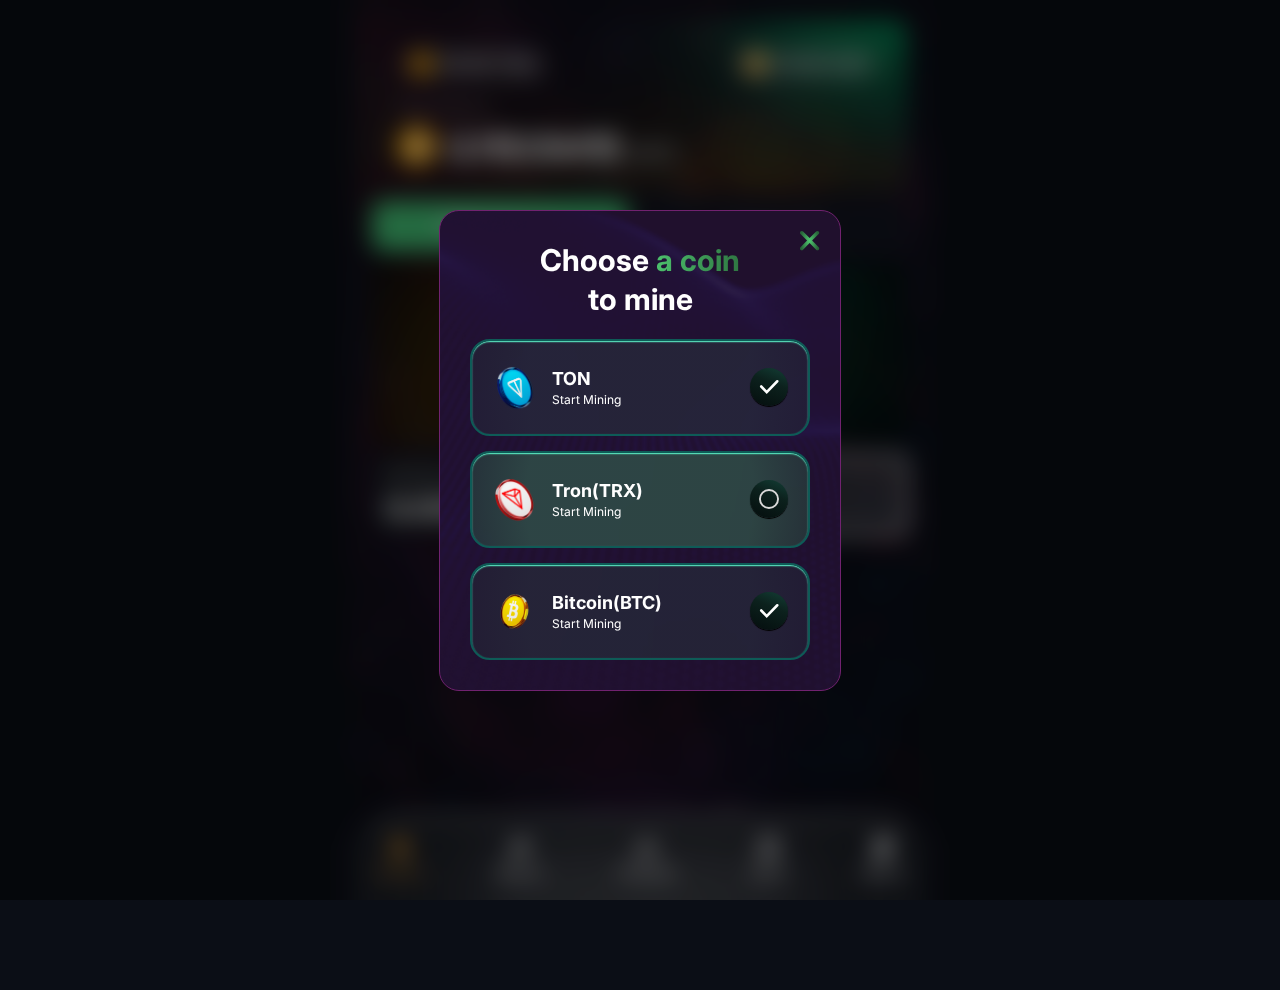
<file: index.html>
<!DOCTYPE html>
<html lang="en">
<head>
    <meta charset="utf-8">
    <title>Mining</title>
    <meta name="viewport" content="width=device-width, initial-scale=1, maximum-scale=1, minimum-scale=1, user-scalable=no">
    <meta name="keywords" content="" />
    <meta name="description" content="" />
    <meta http-equiv="X-UA-Compatible" content="IE=edge" />
    <meta name="format-detection" content="telephone=no" />
    <meta name="format-detection" content="address=no" />
    <meta name="apple-mobile-web-app-capable" content="yes" />
    <meta name="apple-touch-fullscreen" content="yes" />
<link rel="icon" type="image/png" href="images/favicons/favicon-48x48.png" sizes="48x48" />
<link rel="icon" type="image/svg+xml" href="images/favicons/favicon.svg" />
<link rel="shortcut icon" href="images/favicons/favicon.ico" />
<link rel="apple-touch-icon" sizes="180x180" href="/apple-touch-icon.png" />
<link rel="manifest" href="/site.webmanifest" />
    <meta name="msapplication-TileColor" content="#da532c">
    <meta name="theme-color" content="#ffffff">
	 <link rel="stylesheet" href="css/base.css?332428">    	 
<link rel="preconnect" href="https://fonts.googleapis.com">
<link rel="preconnect" href="https://fonts.gstatic.com" crossorigin>
<link href="https://fonts.googleapis.com/css2?family=Inter:ital,opsz,wght@0,14..32,100..900;1,14..32,100..900&display=swap" rel="stylesheet">
</head>   
<body class="boost">  
 <div class="app__overflow">
	<div class="app__body">
 
		<div class="app__article">
			<div class="tablo__body">
				<div class="tb__header">
					<div class="tbh__power">50.00 TH/s</div>
					<div class="tbh__coins">50.00 CMT</div>
				</div>
				<div class="tb__balance">
					<div class="tb__label">Your balance</div>
					<div class="tb__balance-coin">
						<i class="coin"></i>
						<strong>0.11509415</strong> btc
					</div>
				</div>
			</div>
			 <div class="tablo__bottom">
				<button id="withdraw">Withdraw</button>
				<button id="swapCoin">Swap coin</button>
			 </div>
			 <div class="cooler__overflow">
 
				<div class="cooler__body">
					<div class="cooler__box">
						<img src="images/fan.png" alt="" class="cooler"/>
						<div class="cooler__coin"><i class="bitcoin"></i></div>
					</div>
				</div>
			 </div>
			 <div class="earnings__row">
				<div class="earnings__cell">
					<div class="ec__body">
						<div class="ecb__label">Earnings per day</div>
						<div class="ecb__data"><strong>0.005</strong>BTC</div>
					</div>
				</div>
				<div class="earnings__cell check">
					<div class="ec__body">
						<div class="ecb__label">Earnings per month</div>
						<div class="ecb__data"><strong>0.1</strong>BTC</div>
					</div>
				</div>
			 </div>
		</div>
	</div>
<div class="modal__overflow">
	<div class="modal__container">
		<div class="modal__header">
			<i class="closemodal"></i>
			<h2>Choose <strong>a coin</strong><br> to mine</h2>
			<ul class="choose-coin__list">
				<li>
					<button class="change__coin ton_btn">
						<div class="cc__info">
							<i class="ton"></i>
							<div class="cci__table">
								<strong>TON</strong>
								Start Mining
							</div>
						</div>
						<div class="cc__checkpoint"></div>
					</button>
				</li>
				<li>
					<button class="change__coin check tron_btn">
						<div class="cc__info">
							<i class="tron"></i>
							<div class="cci__table">
								<strong>Tron(TRX)</strong>
								Start Mining
							</div>
						</div>
						<div class="cc__checkpoint"></div>
					</button>
				</li>
				<li>
					<button class="change__coin bitcoin_btn">
						<div class="cc__info">
							<i class="bitcoin"></i>
							<div class="cci__table">
								<strong>Bitcoin(BTC)</strong>
								Start Mining
							</div>
						</div>
						<div class="cc__checkpoint"></div>
					</button>
				</li>
			</ul>
		</div>
	</div>
</div>
<div class="navigation__bottom">
	<div class="navigation__cell">
		<ul class="nav__list">
			<li class="select">
				<a href="index.html" class="nav__link">
					<i><svg width="23" height="26" viewBox="0 0 23 26" fill="none" xmlns="http://www.w3.org/2000/svg">
<path d="M0 23.0286V9.65714C0 9.18666 0.102062 8.74095 0.306187 8.32C0.510312 7.89905 0.791583 7.55238 1.15 7.28L9.775 0.594286C10.2781 0.198095 10.8531 0 11.5 0C12.1469 0 12.7219 0.198095 13.225 0.594286L21.85 7.28C22.2094 7.55238 22.4911 7.89905 22.6952 8.32C22.8994 8.74095 23.001 9.18666 23 9.65714V23.0286C23 23.8457 22.7182 24.5455 22.1547 25.1279C21.5912 25.7103 20.9147 26.001 20.125 26H15.8125C15.4052 26 15.064 25.8574 14.789 25.5721C14.514 25.2869 14.376 24.9342 14.375 24.5143V17.0857C14.375 16.6648 14.237 16.3121 13.961 16.0279C13.685 15.7436 13.3438 15.601 12.9375 15.6H10.0625C9.6552 15.6 9.31404 15.7426 9.039 16.0279C8.76396 16.3131 8.62596 16.6657 8.625 17.0857V24.5143C8.625 24.9352 8.487 25.2883 8.211 25.5736C7.935 25.8589 7.59383 26.001 7.1875 26H2.875C2.08437 26 1.40779 25.7093 0.845249 25.1279C0.282708 24.5465 0.000958333 23.8467 0 23.0286Z" fill="currentcolor"/></svg></i><span>Home</span>
				</a>
			</li>
 			<li >
				<a href="boost.html" class="nav__link">
					<i><svg width="32" height="26" viewBox="0 0 32 26" fill="none" xmlns="http://www.w3.org/2000/svg">
<path d="M21.0901 20.739C21.1691 20.6805 21.2421 20.6066 21.3091 20.5368C21.8579 19.9559 22.1649 19.1785 22.1649 18.3692C22.1649 17.56 21.8579 16.7826 21.3091 16.2016L10.9092 5.25378C10.5933 5.53028 10.3359 5.87026 10.1529 6.25275C9.96998 6.63525 9.8653 7.05215 9.84534 7.47776C9.82538 7.90337 9.89058 8.32867 10.0369 8.72743C10.1832 9.12619 10.4076 9.48996 10.6962 9.79631L21.0901 20.739ZM28.731 5.14191C29.5332 5.30779 30.2648 5.7265 30.824 6.33964C32.392 8.03411 32.392 10.7867 30.824 12.4812L23.4171 20.4835C22.9551 20.9708 22.3425 21.2785 21.6841 21.3538L26.089 26L3.27722 20.8571C2.4754 20.6872 1.74436 20.2671 1.18424 19.6542C-0.394747 17.9659 -0.394747 15.2123 1.18424 13.5075L8.58518 5.51549C9.04442 5.0234 9.65811 4.71338 10.3182 4.64004L5.9132 0L28.725 5.14294L28.731 5.14191Z" fill="currentcolor"/>
</svg>
</i><span>Boost</span>
				</a>
			</li>
 			<li>
				<a href="friends.html" class="nav__link">
					<i><svg width="37" height="26" viewBox="0 0 37 26" fill="none" xmlns="http://www.w3.org/2000/svg">
<path d="M11.1 13C14.6786 13 17.575 10.0924 17.575 6.5C17.575 2.90759 14.6786 0 11.1 0C7.52141 0 4.625 2.90759 4.625 6.5C4.625 10.0924 7.52141 13 11.1 13ZM15.54 14.8571H15.0602C13.8577 15.4375 12.5222 15.7857 11.1 15.7857C9.67781 15.7857 8.34813 15.4375 7.13984 14.8571H6.66C2.98312 14.8571 0 17.8518 0 21.5429V23.2143C0 24.7522 1.24297 26 2.775 26H19.425C20.957 26 22.2 24.7522 22.2 23.2143V21.5429C22.2 17.8518 19.2169 14.8571 15.54 14.8571ZM27.75 13C30.8141 13 33.3 10.5045 33.3 7.42857C33.3 4.35268 30.8141 1.85714 27.75 1.85714C24.6859 1.85714 22.2 4.35268 22.2 7.42857C22.2 10.5045 24.6859 13 27.75 13ZM30.525 14.8571H30.3053C29.5017 15.1357 28.6519 15.3214 27.75 15.3214C26.8481 15.3214 25.9983 15.1357 25.1947 14.8571H24.975C23.7956 14.8571 22.7087 15.1996 21.7548 15.7509C23.1655 17.2772 24.05 19.3027 24.05 21.5429V23.7714C24.05 23.8991 24.0211 24.021 24.0153 24.1429H34.225C35.757 24.1429 37 22.8951 37 21.3571C37 17.7647 34.1036 14.8571 30.525 14.8571Z" fill="currentcolor"/>
</svg>

</i><span>Friends</span>
				</a>
			</li>
 			<li>
				<a href="earn.html" class="nav__link">
					<i><svg width="25" height="26" viewBox="0 0 25 26" fill="none" xmlns="http://www.w3.org/2000/svg">
<path d="M19.3952 17.44C19.3986 18.7645 19.1284 20.0743 18.6032 21.28C18.078 22.4857 17.31 23.5592 16.3515 24.4273C15.7234 25.0035 16.1536 26.082 16.99 25.995C17.5493 25.9383 18.1026 25.8291 18.6431 25.6689C20.0946 25.2417 21.4141 24.4266 22.4713 23.3041C23.5285 22.1816 24.2868 20.7907 24.6712 19.2687C25.0368 17.8867 25.0914 16.4353 24.8306 15.0277C24.5699 13.6201 24.0009 12.2944 23.1681 11.1543C22.3353 10.0142 21.2612 9.0904 20.0298 8.45516C18.7983 7.81993 17.4428 7.49042 16.0692 7.49236C15.7055 7.49204 15.342 7.51382 14.9807 7.55759C14.1536 7.66631 13.9442 8.8198 14.6786 9.23402C17.4921 10.8126 19.3973 13.8926 19.3973 17.44H19.3952ZM8.23387 20.1721C6.96216 20.1761 5.7044 19.8955 4.5454 19.3492C3.38641 18.8029 2.35311 18.0036 1.51518 17.0052C0.961023 16.3529 -0.0754249 16.7986 0.00894922 17.6683C0.0636692 18.2502 0.168253 18.8259 0.321446 19.3883C1.14852 22.4574 3.51308 24.8524 6.47451 25.6569C12.4401 27.279 17.7973 22.6422 17.7973 16.7105C17.7973 16.33 17.7765 15.9495 17.7348 15.5799C17.6306 14.7188 16.5213 14.5014 16.1234 15.2646C15.3551 16.7496 14.2161 17.9899 12.827 18.8539C11.438 19.7179 9.85086 20.1734 8.23387 20.1721ZM5.60473 8.55997C5.60164 7.23529 5.8721 5.92548 6.3977 4.71972C6.92329 3.51397 7.69168 2.44058 8.65053 1.57267C9.27865 0.995382 8.84844 -0.0820114 8.01199 0.00496289C7.44986 0.062779 6.89317 0.168221 6.34743 0.320245C4.8973 0.749736 3.5792 1.56565 2.52267 2.68779C1.46614 3.80993 0.707548 5.19969 0.321446 6.72046C-0.0441631 8.10242 -0.0987245 9.55388 0.162023 10.9615C0.422771 12.3691 0.991769 13.6947 1.82458 14.8348C2.65738 15.975 3.73145 16.8987 4.96289 17.534C6.19433 18.1692 7.5498 18.4987 8.92344 18.4968C9.2901 18.4968 9.65677 18.475 10.012 18.4315C10.839 18.3228 11.0484 17.1682 10.3141 16.7551C8.89138 15.9628 7.70178 14.7818 6.87246 13.3383C6.04314 11.8948 5.60426 10.2431 5.60473 8.55997ZM16.7713 5.82789C18.043 5.82386 19.3007 6.10446 20.4597 6.65077C21.6187 7.19708 22.652 7.9964 23.49 8.99484C24.042 9.64715 25.0795 9.2014 24.9952 8.33166C24.9405 7.74939 24.8359 7.17342 24.6827 6.61066C23.8545 3.54155 21.49 1.14759 18.5275 0.341988C12.5724 -1.29095 7.21513 3.34586 7.21513 9.27751C7.21513 9.65802 7.23596 10.0385 7.27763 10.4093C7.38179 11.2692 8.49428 11.4867 8.89115 10.7245C9.65825 9.24201 10.7958 8.00401 12.1829 7.14204C13.57 6.28007 15.1548 5.82632 16.7692 5.82898L16.7713 5.82789Z" fill="currentcolor"/>
</svg>
</i><span>Earn</span>
				</a>
			</li>
 			<li>
				<a href="more.html" class="nav__link">
					<i><svg width="26" height="26" viewBox="0 0 26 26" fill="none" xmlns="http://www.w3.org/2000/svg">
<path fill-rule="evenodd" clip-rule="evenodd" d="M13 0C20.1799 0 26 5.8201 26 13C26 20.1799 20.1799 26 13 26C5.8201 26 0 20.1799 0 13C0 5.8201 5.8201 0 13 0ZM18.85 11.05C18.3328 11.05 17.8368 11.2554 17.4711 11.6211C17.1054 11.9868 16.9 12.4828 16.9 13C16.9 13.5172 17.1054 14.0132 17.4711 14.3789C17.8368 14.7446 18.3328 14.95 18.85 14.95C19.3672 14.95 19.8632 14.7446 20.2289 14.3789C20.5946 14.0132 20.8 13.5172 20.8 13C20.8 12.4828 20.5946 11.9868 20.2289 11.6211C19.8632 11.2554 19.3672 11.05 18.85 11.05ZM13 11.05C12.4828 11.05 11.9868 11.2554 11.6211 11.6211C11.2554 11.9868 11.05 12.4828 11.05 13C11.05 13.5172 11.2554 14.0132 11.6211 14.3789C11.9868 14.7446 12.4828 14.95 13 14.95C13.5172 14.95 14.0132 14.7446 14.3789 14.3789C14.7446 14.0132 14.95 13.5172 14.95 13C14.95 12.4828 14.7446 11.9868 14.3789 11.6211C14.0132 11.2554 13.5172 11.05 13 11.05ZM7.15 11.05C6.63283 11.05 6.13684 11.2554 5.77114 11.6211C5.40545 11.9868 5.2 12.4828 5.2 13C5.2 13.5172 5.40545 14.0132 5.77114 14.3789C6.13684 14.7446 6.63283 14.95 7.15 14.95C7.66717 14.95 8.16316 14.7446 8.52886 14.3789C8.89455 14.0132 9.1 13.5172 9.1 13C9.1 12.4828 8.89455 11.9868 8.52886 11.6211C8.16316 11.2554 7.66717 11.05 7.15 11.05Z" fill="currentcolor"/>
</svg>

</i><span>More</span>
				</a>
			</li>
		</ul>
	</div>
</div>
</div>
 <div class="modal__overflow visible">
	<div class="modal__container">
		<div class="modal__header">
			<i class="closemodal"></i>
			<h2>Choose <strong>a coin</strong><br> to mine</h2>
			<ul class="choose-coin__list">
				<li>
					<button class="change__coin ton_btn">
						<div class="cc__info">
							<i class="ton"></i>
							<div class="cci__table">
								<strong>TON</strong>
								Start Mining
							</div>
						</div>
						<div class="cc__checkpoint"></div>
					</button>
				</li>
				<li>
					<button class="change__coin check tron_btn">
						<div class="cc__info">
							<i class="tron"></i>
							<div class="cci__table">
								<strong>Tron(TRX)</strong>
								Start Mining
							</div>
						</div>
						<div class="cc__checkpoint"></div>
					</button>
				</li>
				<li>
					<button class="change__coin bitcoin_btn">
						<div class="cc__info">
							<i class="bitcoin"></i>
							<div class="cci__table">
								<strong>Bitcoin(BTC)</strong>
								Start Mining
							</div>
						</div>
						<div class="cc__checkpoint"></div>
					</button>
				</li>
			</ul>
		</div>
	</div>
</div>
<script src="https://code.jquery.com/jquery-3.7.1.min.js"></script>
<script src="js/scripts.js"></script>
<script>
$(document).ready(function() {
  function createAndAnimateCoins() {
    // Создаем и стилизуем .text-left и .text-right элементы
    let leftText = $('<div class="coins-text text-left">+0.000...01 BTC</div>').css({
      left: '10px', // Заданное положение слева
      position: 'absolute',
      animation: 'moveUp 3s ease-in-out forwards'
    });

    let rightText = $('<div class="coins-text text-right">+0.000...012 BTC</div>').css({
      right: '10px', // Заданное положение справа
      position: 'absolute',
      animation: 'moveDown 3s ease-in-out forwards'
    });

    // Добавляем элементы в контейнер
    $('.cooler__overflow').append(leftText);
    $('.cooler__overflow').append(rightText);

    // Удаляем элементы через 3 секунды после завершения анимации
    setTimeout(function() {
      leftText.remove();
      rightText.remove();
    }, 3000);
  }

  // Запускаем анимацию каждые 3 секунды после загрузки страницы
  setInterval(createAndAnimateCoins, 3000);
});
</script>
</body>
</html>
</file>
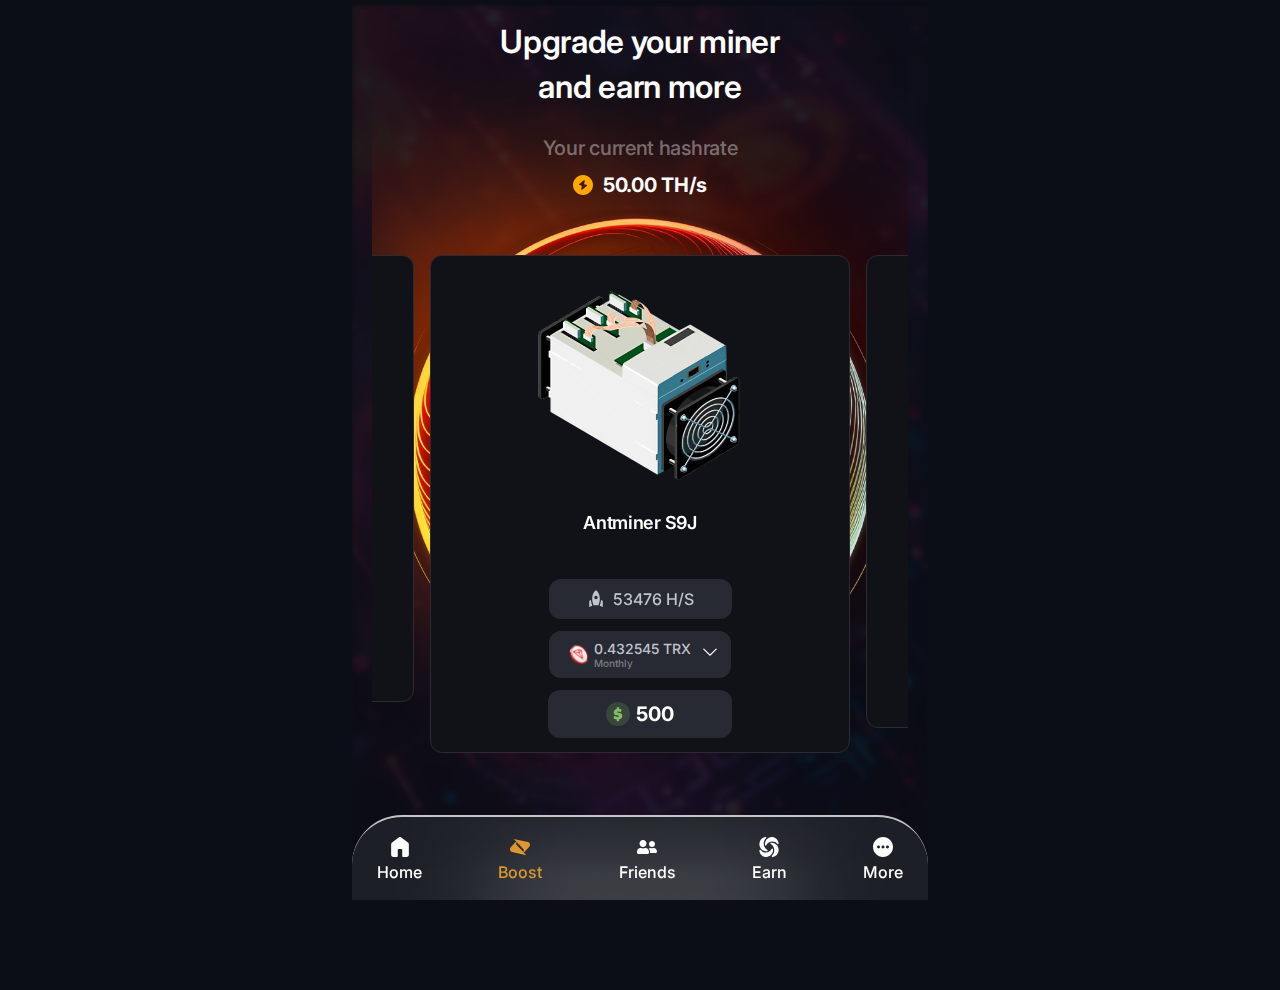
<file: boost.html>
<!DOCTYPE html>
<html lang="en">
<head>
    <meta charset="utf-8">
    <title>Mining</title>
    <meta name="viewport" content="width=device-width, initial-scale=1, maximum-scale=1, minimum-scale=1, user-scalable=no">
    <meta name="keywords" content="" />
    <meta name="description" content="" />
    <meta http-equiv="X-UA-Compatible" content="IE=edge" />
    <meta name="format-detection" content="telephone=no" />
    <meta name="format-detection" content="address=no" />
    <meta name="apple-mobile-web-app-capable" content="yes" />
    <meta name="apple-touch-fullscreen" content="yes" />
<link rel="icon" type="image/png" href="images/favicons/favicon-48x48.png" sizes="48x48" />
<link rel="icon" type="image/svg+xml" href="images/favicons/favicon.svg" />
<link rel="shortcut icon" href="images/favicons/favicon.ico" />
<link rel="apple-touch-icon" sizes="180x180" href="/apple-touch-icon.png" />
<link rel="manifest" href="/site.webmanifest" />
    <meta name="msapplication-TileColor" content="#da532c">
    <meta name="theme-color" content="#ffffff">
	 <link rel="stylesheet" href="css/base.css?332423">    	 
<link rel="preconnect" href="https://fonts.googleapis.com">
<link rel="preconnect" href="https://fonts.gstatic.com" crossorigin>
<link href="https://fonts.googleapis.com/css2?family=Inter:ital,opsz,wght@0,14..32,100..900;1,14..32,100..900&display=swap" rel="stylesheet">
</head>   
<body >  
 <div class="app__overflow">
	<div class="app__body">
 
		<div class="app__article">
			<div class="miner__body">
				<div class="mnb__header">
					<h1>Upgrade your miner<br> and earn more</h1>
					<p>Your current hashrate</p>
					<div class="hashrate__row">50.00 TH/s</div>
				</div>
				<div class="mnb__inner">
					<ul class="miner__list">
						<li>
							<div class="miner__item">
								<div class="mi__header">
									<img src="images/process.png" alt="" />
									<h2>Antminer S9J</h2>
									<div class="mi__hashrate">53476 H/S</div>
								</div>
<div class="mi__body">
    <div class="mib__list">
        <ul class="mibl__list hidden">
            <li class="checked">
                <button>
                    <img src="images/trx_coin.png" alt="coin" class="coin-icon">
                    <div class="mib__details">
                        <span class="coin-amount">0.432545 TRX</span>
                        <small>Monthly</small>
                    </div>
                </button>
            </li>
            <li>
                <button class="coin-option btc__value" data-coin="BTC" data-icon="images/btc.png" data-amount="0.00691667 BTC">
                    <img src="images/btc.png" alt="btc">
                    <div class="mib__details">BTC</div>
                </button>
            </li>
            <li>
                <button class="coin-option ton__value" data-coin="TON" data-icon="images/ton.png" data-amount="99.43567925 TON">
                    <img src="images/ton.png" alt="ton">
                    <div class="mib__details">TON</div>
                </button>
            </li>
            <li>
                <button class="coin-option trx__value" data-coin="TRX" data-icon="images/trx_coin.png" data-amount="2983.66 TRX">
                    <img src="images/trx_coin.png" alt="trx">
                    <div class="mib__details">TRX</div>
                </button>
            </li>
        </ul>
    </div>
    <div class="mib__bottom"><button id="price" onclick="location.href='payment.html'" tabindex="0">500</button></div>
</div>
							</div>
						</li>
						<li>
							<div class="miner__item">
								<div class="mi__header">
									<img src="images/process.png" alt="" />
									<h2>Antminer S9J</h2>
									<div class="mi__hashrate">53476 H/S</div>
								</div>
<div class="mi__body">
    <div class="mib__list">
        <ul class="mibl__list hidden">
            <li class="checked">
                <button>
                    <img src="images/trx_coin.png" alt="coin" class="coin-icon">
                    <div class="mib__details">
                        <span class="coin-amount">0.432545 TRX</span>
                        <small>Monthly</small>
                    </div>
                </button>
            </li>
            <li>
                <button class="coin-option btc__value" data-coin="BTC" data-icon="images/btc.png" data-amount="0.00691667 BTC">
                    <img src="images/btc.png" alt="btc">
                    <div class="mib__details">BTC</div>
                </button>
            </li>
            <li>
                <button class="coin-option ton__value" data-coin="TON" data-icon="images/ton.png" data-amount="99.43567925 TON">
                    <img src="images/ton.png" alt="ton">
                    <div class="mib__details">TON</div>
                </button>
            </li>
            <li>
                <button class="coin-option trx__value" data-coin="TRX" data-icon="images/trx_coin.png" data-amount="2983.66 TRX">
                    <img src="images/trx_coin.png" alt="trx">
                    <div class="mib__details">TRX</div>
                </button>
            </li>
        </ul>
    </div>
    <div class="mib__bottom"><button id="price" onclick="location.href='payment.html'" tabindex="0">500</button></div>
</div>
							</div>
						</li>
						<li>
							<div class="miner__item">
								<div class="mi__header">
									<img src="images/process.png" alt="" />
									<h2>Antminer S9J</h2>
									<div class="mi__hashrate">53476 H/S</div>
								</div>
 <div class="mi__body">
    <div class="mib__list">
        <ul class="mibl__list hidden">
            <li class="checked">
                <button>
                    <img src="images/trx_coin.png" alt="coin" class="coin-icon">
                    <div class="mib__details">
                        <span class="coin-amount">0.432545 TRX</span>
                        <small>Monthly</small>
                    </div>
                </button>
            </li>
            <li>
                <button class="coin-option btc__value" data-coin="BTC" data-icon="images/btc.png" data-amount="0.00691667 BTC">
                    <img src="images/btc.png" alt="btc">
                    <div class="mib__details">BTC</div>
                </button>
            </li>
            <li>
                <button class="coin-option ton__value" data-coin="TON" data-icon="images/ton.png" data-amount="99.43567925 TON">
                    <img src="images/ton.png" alt="ton">
                    <div class="mib__details">TON</div>
                </button>
            </li>
            <li>
                <button class="coin-option trx__value" data-coin="TRX" data-icon="images/trx_coin.png" data-amount="2983.66 TRX">
                    <img src="images/trx_coin.png" alt="trx">
                    <div class="mib__details">TRX</div>
                </button>
            </li>
        </ul>
    </div>
    <div class="mib__bottom"><button id="price" onclick="location.href='payment.html'" tabindex="0">500</button></div>
</div>
							</div>
						</li>
					</ul>
				</div>
			</div>
	 
		</div>
	</div>
<div class="navigation__bottom">
	<div class="navigation__cell">
		<ul class="nav__list">
			<li >
				<a href="index.html" class="nav__link">
					<i><svg width="23" height="26" viewBox="0 0 23 26" fill="none" xmlns="http://www.w3.org/2000/svg">
<path d="M0 23.0286V9.65714C0 9.18666 0.102062 8.74095 0.306187 8.32C0.510312 7.89905 0.791583 7.55238 1.15 7.28L9.775 0.594286C10.2781 0.198095 10.8531 0 11.5 0C12.1469 0 12.7219 0.198095 13.225 0.594286L21.85 7.28C22.2094 7.55238 22.4911 7.89905 22.6952 8.32C22.8994 8.74095 23.001 9.18666 23 9.65714V23.0286C23 23.8457 22.7182 24.5455 22.1547 25.1279C21.5912 25.7103 20.9147 26.001 20.125 26H15.8125C15.4052 26 15.064 25.8574 14.789 25.5721C14.514 25.2869 14.376 24.9342 14.375 24.5143V17.0857C14.375 16.6648 14.237 16.3121 13.961 16.0279C13.685 15.7436 13.3438 15.601 12.9375 15.6H10.0625C9.6552 15.6 9.31404 15.7426 9.039 16.0279C8.76396 16.3131 8.62596 16.6657 8.625 17.0857V24.5143C8.625 24.9352 8.487 25.2883 8.211 25.5736C7.935 25.8589 7.59383 26.001 7.1875 26H2.875C2.08437 26 1.40779 25.7093 0.845249 25.1279C0.282708 24.5465 0.000958333 23.8467 0 23.0286Z" fill="currentcolor"/></svg></i><span>Home</span>
				</a>
			</li>
 			<li  class="select">
				<a href="boost.html" class="nav__link">
					<i><svg width="32" height="26" viewBox="0 0 32 26" fill="none" xmlns="http://www.w3.org/2000/svg">
<path d="M21.0901 20.739C21.1691 20.6805 21.2421 20.6066 21.3091 20.5368C21.8579 19.9559 22.1649 19.1785 22.1649 18.3692C22.1649 17.56 21.8579 16.7826 21.3091 16.2016L10.9092 5.25378C10.5933 5.53028 10.3359 5.87026 10.1529 6.25275C9.96998 6.63525 9.8653 7.05215 9.84534 7.47776C9.82538 7.90337 9.89058 8.32867 10.0369 8.72743C10.1832 9.12619 10.4076 9.48996 10.6962 9.79631L21.0901 20.739ZM28.731 5.14191C29.5332 5.30779 30.2648 5.7265 30.824 6.33964C32.392 8.03411 32.392 10.7867 30.824 12.4812L23.4171 20.4835C22.9551 20.9708 22.3425 21.2785 21.6841 21.3538L26.089 26L3.27722 20.8571C2.4754 20.6872 1.74436 20.2671 1.18424 19.6542C-0.394747 17.9659 -0.394747 15.2123 1.18424 13.5075L8.58518 5.51549C9.04442 5.0234 9.65811 4.71338 10.3182 4.64004L5.9132 0L28.725 5.14294L28.731 5.14191Z" fill="currentcolor"/>
</svg>
</i><span>Boost</span>
				</a>
			</li>
 			<li>
				<a href="friends.html" class="nav__link">
					<i><svg width="37" height="26" viewBox="0 0 37 26" fill="none" xmlns="http://www.w3.org/2000/svg">
<path d="M11.1 13C14.6786 13 17.575 10.0924 17.575 6.5C17.575 2.90759 14.6786 0 11.1 0C7.52141 0 4.625 2.90759 4.625 6.5C4.625 10.0924 7.52141 13 11.1 13ZM15.54 14.8571H15.0602C13.8577 15.4375 12.5222 15.7857 11.1 15.7857C9.67781 15.7857 8.34813 15.4375 7.13984 14.8571H6.66C2.98312 14.8571 0 17.8518 0 21.5429V23.2143C0 24.7522 1.24297 26 2.775 26H19.425C20.957 26 22.2 24.7522 22.2 23.2143V21.5429C22.2 17.8518 19.2169 14.8571 15.54 14.8571ZM27.75 13C30.8141 13 33.3 10.5045 33.3 7.42857C33.3 4.35268 30.8141 1.85714 27.75 1.85714C24.6859 1.85714 22.2 4.35268 22.2 7.42857C22.2 10.5045 24.6859 13 27.75 13ZM30.525 14.8571H30.3053C29.5017 15.1357 28.6519 15.3214 27.75 15.3214C26.8481 15.3214 25.9983 15.1357 25.1947 14.8571H24.975C23.7956 14.8571 22.7087 15.1996 21.7548 15.7509C23.1655 17.2772 24.05 19.3027 24.05 21.5429V23.7714C24.05 23.8991 24.0211 24.021 24.0153 24.1429H34.225C35.757 24.1429 37 22.8951 37 21.3571C37 17.7647 34.1036 14.8571 30.525 14.8571Z" fill="currentcolor"/>
</svg>

</i><span>Friends</span>
				</a>
			</li>
 			<li >
				<a href="earn.html" class="nav__link">
					<i><svg width="25" height="26" viewBox="0 0 25 26" fill="none" xmlns="http://www.w3.org/2000/svg">
<path d="M19.3952 17.44C19.3986 18.7645 19.1284 20.0743 18.6032 21.28C18.078 22.4857 17.31 23.5592 16.3515 24.4273C15.7234 25.0035 16.1536 26.082 16.99 25.995C17.5493 25.9383 18.1026 25.8291 18.6431 25.6689C20.0946 25.2417 21.4141 24.4266 22.4713 23.3041C23.5285 22.1816 24.2868 20.7907 24.6712 19.2687C25.0368 17.8867 25.0914 16.4353 24.8306 15.0277C24.5699 13.6201 24.0009 12.2944 23.1681 11.1543C22.3353 10.0142 21.2612 9.0904 20.0298 8.45516C18.7983 7.81993 17.4428 7.49042 16.0692 7.49236C15.7055 7.49204 15.342 7.51382 14.9807 7.55759C14.1536 7.66631 13.9442 8.8198 14.6786 9.23402C17.4921 10.8126 19.3973 13.8926 19.3973 17.44H19.3952ZM8.23387 20.1721C6.96216 20.1761 5.7044 19.8955 4.5454 19.3492C3.38641 18.8029 2.35311 18.0036 1.51518 17.0052C0.961023 16.3529 -0.0754249 16.7986 0.00894922 17.6683C0.0636692 18.2502 0.168253 18.8259 0.321446 19.3883C1.14852 22.4574 3.51308 24.8524 6.47451 25.6569C12.4401 27.279 17.7973 22.6422 17.7973 16.7105C17.7973 16.33 17.7765 15.9495 17.7348 15.5799C17.6306 14.7188 16.5213 14.5014 16.1234 15.2646C15.3551 16.7496 14.2161 17.9899 12.827 18.8539C11.438 19.7179 9.85086 20.1734 8.23387 20.1721ZM5.60473 8.55997C5.60164 7.23529 5.8721 5.92548 6.3977 4.71972C6.92329 3.51397 7.69168 2.44058 8.65053 1.57267C9.27865 0.995382 8.84844 -0.0820114 8.01199 0.00496289C7.44986 0.062779 6.89317 0.168221 6.34743 0.320245C4.8973 0.749736 3.5792 1.56565 2.52267 2.68779C1.46614 3.80993 0.707548 5.19969 0.321446 6.72046C-0.0441631 8.10242 -0.0987245 9.55388 0.162023 10.9615C0.422771 12.3691 0.991769 13.6947 1.82458 14.8348C2.65738 15.975 3.73145 16.8987 4.96289 17.534C6.19433 18.1692 7.5498 18.4987 8.92344 18.4968C9.2901 18.4968 9.65677 18.475 10.012 18.4315C10.839 18.3228 11.0484 17.1682 10.3141 16.7551C8.89138 15.9628 7.70178 14.7818 6.87246 13.3383C6.04314 11.8948 5.60426 10.2431 5.60473 8.55997ZM16.7713 5.82789C18.043 5.82386 19.3007 6.10446 20.4597 6.65077C21.6187 7.19708 22.652 7.9964 23.49 8.99484C24.042 9.64715 25.0795 9.2014 24.9952 8.33166C24.9405 7.74939 24.8359 7.17342 24.6827 6.61066C23.8545 3.54155 21.49 1.14759 18.5275 0.341988C12.5724 -1.29095 7.21513 3.34586 7.21513 9.27751C7.21513 9.65802 7.23596 10.0385 7.27763 10.4093C7.38179 11.2692 8.49428 11.4867 8.89115 10.7245C9.65825 9.24201 10.7958 8.00401 12.1829 7.14204C13.57 6.28007 15.1548 5.82632 16.7692 5.82898L16.7713 5.82789Z" fill="currentcolor"/>
</svg>
</i><span>Earn</span>
				</a>
			</li>
 			<li>
				<a href="more.html" class="nav__link">
					<i><svg width="26" height="26" viewBox="0 0 26 26" fill="none" xmlns="http://www.w3.org/2000/svg">
<path fill-rule="evenodd" clip-rule="evenodd" d="M13 0C20.1799 0 26 5.8201 26 13C26 20.1799 20.1799 26 13 26C5.8201 26 0 20.1799 0 13C0 5.8201 5.8201 0 13 0ZM18.85 11.05C18.3328 11.05 17.8368 11.2554 17.4711 11.6211C17.1054 11.9868 16.9 12.4828 16.9 13C16.9 13.5172 17.1054 14.0132 17.4711 14.3789C17.8368 14.7446 18.3328 14.95 18.85 14.95C19.3672 14.95 19.8632 14.7446 20.2289 14.3789C20.5946 14.0132 20.8 13.5172 20.8 13C20.8 12.4828 20.5946 11.9868 20.2289 11.6211C19.8632 11.2554 19.3672 11.05 18.85 11.05ZM13 11.05C12.4828 11.05 11.9868 11.2554 11.6211 11.6211C11.2554 11.9868 11.05 12.4828 11.05 13C11.05 13.5172 11.2554 14.0132 11.6211 14.3789C11.9868 14.7446 12.4828 14.95 13 14.95C13.5172 14.95 14.0132 14.7446 14.3789 14.3789C14.7446 14.0132 14.95 13.5172 14.95 13C14.95 12.4828 14.7446 11.9868 14.3789 11.6211C14.0132 11.2554 13.5172 11.05 13 11.05ZM7.15 11.05C6.63283 11.05 6.13684 11.2554 5.77114 11.6211C5.40545 11.9868 5.2 12.4828 5.2 13C5.2 13.5172 5.40545 14.0132 5.77114 14.3789C6.13684 14.7446 6.63283 14.95 7.15 14.95C7.66717 14.95 8.16316 14.7446 8.52886 14.3789C8.89455 14.0132 9.1 13.5172 9.1 13C9.1 12.4828 8.89455 11.9868 8.52886 11.6211C8.16316 11.2554 7.66717 11.05 7.15 11.05Z" fill="currentcolor"/>
</svg>

</i><span>More</span>
				</a>
			</li>
		</ul>
	</div>
</div>
</div>
 
<script src="https://code.jquery.com/jquery-3.7.1.min.js"></script>
<script src="js/slick.min.js"></script>
<script>
$(document).ready(function() {
$('.miner__list').slick({
  infinite: true,
  autoplay: false,
  arrows: false,
  dots: false,   
  centerMode: true,
  slidesToShow: 1,
  slidesToScroll: 1
});		
    });
    // Переключение видимости списка
    $(".mib__list").on("click", function(event) {
        event.stopPropagation(); // Остановить всплытие, чтобы клик внутри списка не закрывал его
        $(".mibl__list").toggleClass("hidden visible");
    });

    // Закрыть список при клике вне его области
    $(document).on("click", function() {
        $(".mibl__list").removeClass("visible").addClass("hidden");
    });

    // Изменение информации в блоке checked
    $(".coin-option").on("click", function() {
        // Получить данные из выбранного элемента
        let newIcon = $(this).data("icon");
        let newAmount = $(this).data("amount");
        
        // Обновить иконку и сумму в блоке checked
        $(".checked .coin-icon").attr("src", newIcon);
        $(".checked .coin-amount").text(newAmount);
    });
</script>
<script src="js/scripts.js"></script>
</body>
</html>
</file>
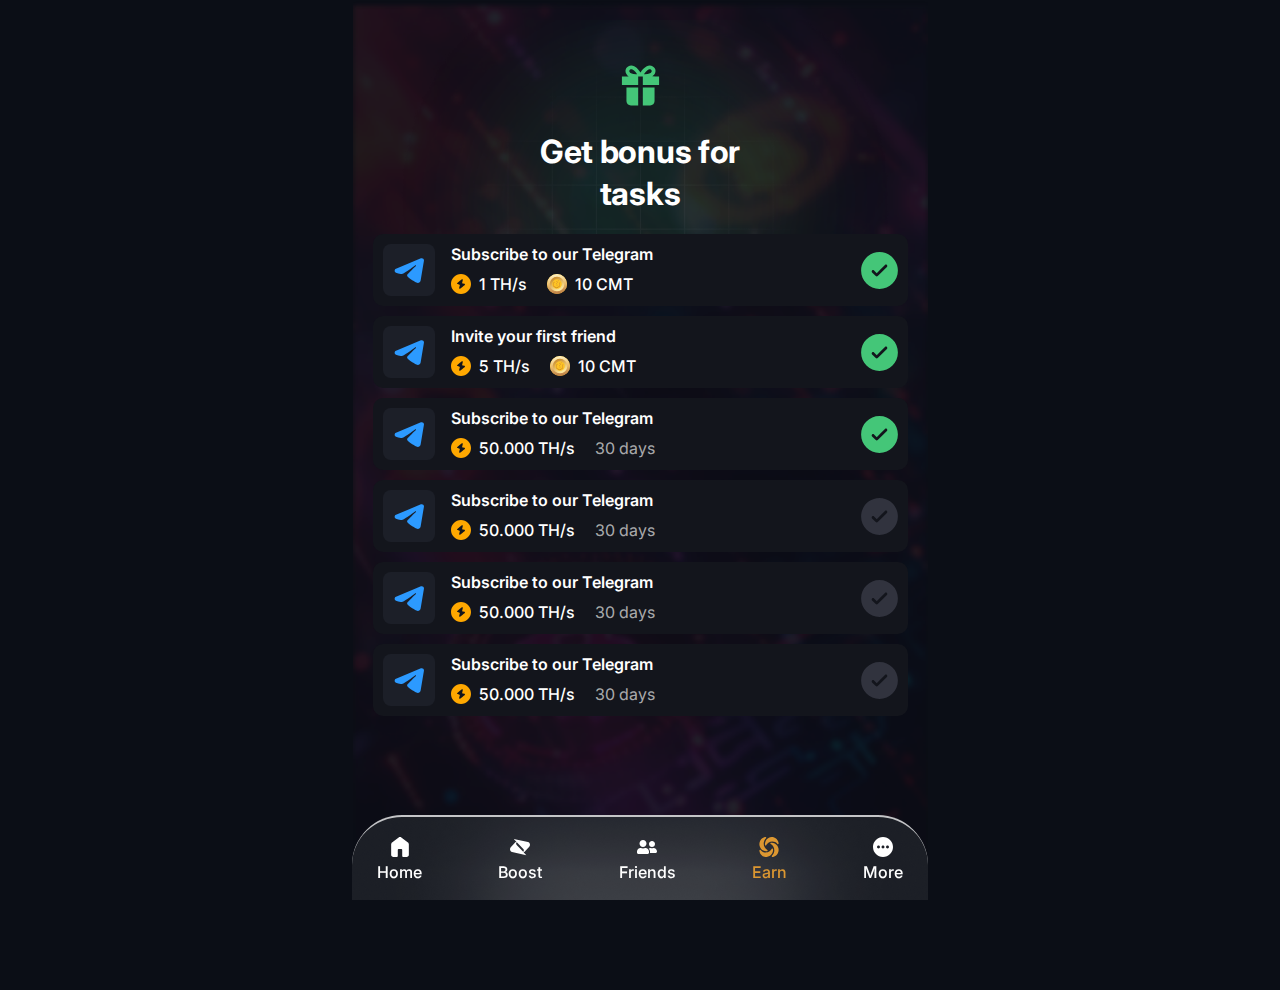
<file: earn.html>
<!DOCTYPE html>
<html lang="en">
<head>
    <meta charset="utf-8">
    <title>Mining</title>
    <meta name="viewport" content="width=device-width, initial-scale=1, maximum-scale=1, minimum-scale=1, user-scalable=no">
    <meta name="keywords" content="" />
    <meta name="description" content="" />
    <meta http-equiv="X-UA-Compatible" content="IE=edge" />
    <meta name="format-detection" content="telephone=no" />
    <meta name="format-detection" content="address=no" />
    <meta name="apple-mobile-web-app-capable" content="yes" />
    <meta name="apple-touch-fullscreen" content="yes" />
<link rel="icon" type="image/png" href="images/favicons/favicon-48x48.png" sizes="48x48" />
<link rel="icon" type="image/svg+xml" href="images/favicons/favicon.svg" />
<link rel="shortcut icon" href="images/favicons/favicon.ico" />
<link rel="apple-touch-icon" sizes="180x180" href="/apple-touch-icon.png" />
<link rel="manifest" href="/site.webmanifest" />
    <meta name="msapplication-TileColor" content="#da532c">
    <meta name="theme-color" content="#ffffff">
	 <link rel="stylesheet" href="css/base.css?332423">    	 
<link rel="preconnect" href="https://fonts.googleapis.com">
<link rel="preconnect" href="https://fonts.gstatic.com" crossorigin>
<link href="https://fonts.googleapis.com/css2?family=Inter:ital,opsz,wght@0,14..32,100..900;1,14..32,100..900&display=swap" rel="stylesheet">
</head>   
<body >  
 <div class="app__overflow">
	<div class="app__body">
 
		<div class="app__article">
			<div class="earh__article">
					<img src="images/gift.svg" alt="" />
					<h1>Get bonus for<br> tasks</h1>
			</div>
			<ul class="earn__list">
				<li class="checked">
					<div class="earn__item">
						<div class="ei__info">
							<i class="telegram"></i>
							<div class="ei__details">
								<h2>Subscribe to our Telegram</h2>
								<div class="ei__labels">
									<div class="ei__power">1 TH/s</div>
									<div class="ei__coins">10 CMT</div>
								</div>
							</div>
						</div>
						<div class="ei__status"></div>
					</div>
				</li>
				<li class="checked">
					<div class="earn__item">
						<div class="ei__info">
							<i class="telegram"></i>
							<div class="ei__details">
								<h2>Invite your first friend</h2>
								<div class="ei__labels">
									<div class="ei__power">5 TH/s</div>
									<div class="ei__coins">10 CMT</div>
								</div>
							</div>
						</div>
						<div class="ei__status"></div>
					</div>
				</li>
				<li class="checked">
					<div class="earn__item">
						<div class="ei__info">
							<i class="telegram"></i>
							<div class="ei__details">
								<h2>Subscribe to our Telegram</h2>
								<div class="ei__labels">
									<div class="ei__power">50.000 TH/s</div>
									<div class="ei__days">30 days</div>
								</div>
							</div>
						</div>
						<div class="ei__status"></div>
					</div>
				</li>
				<li>
					<div class="earn__item">
						<div class="ei__info">
							<i class="telegram"></i>
							<div class="ei__details">
								<h2>Subscribe to our Telegram</h2>
								<div class="ei__labels">
									<div class="ei__power">50.000 TH/s</div>
									<div class="ei__days">30 days</div>
								</div>
							</div>
						</div>
						<div class="ei__status"></div>
					</div>
				</li>
				<li>
					<div class="earn__item">
						<div class="ei__info">
							<i class="telegram"></i>
							<div class="ei__details">
								<h2>Subscribe to our Telegram</h2>
								<div class="ei__labels">
									<div class="ei__power">50.000 TH/s</div>
									<div class="ei__days">30 days</div>
								</div>
							</div>
						</div>
						<div class="ei__status"></div>
					</div>
				</li>
				<li>
					<div class="earn__item">
						<div class="ei__info">
							<i class="telegram"></i>
							<div class="ei__details">
								<h2>Subscribe to our Telegram</h2>
								<div class="ei__labels">
									<div class="ei__power">50.000 TH/s</div>
									<div class="ei__days">30 days</div>
								</div>
							</div>
						</div>
						<div class="ei__status"></div>
					</div>
				</li>
			</ul>
		</div>
	</div>
<div class="navigation__bottom">
	<div class="navigation__cell">
		<ul class="nav__list">
			<li >
				<a href="index.html" class="nav__link">
					<i><svg width="23" height="26" viewBox="0 0 23 26" fill="none" xmlns="http://www.w3.org/2000/svg">
<path d="M0 23.0286V9.65714C0 9.18666 0.102062 8.74095 0.306187 8.32C0.510312 7.89905 0.791583 7.55238 1.15 7.28L9.775 0.594286C10.2781 0.198095 10.8531 0 11.5 0C12.1469 0 12.7219 0.198095 13.225 0.594286L21.85 7.28C22.2094 7.55238 22.4911 7.89905 22.6952 8.32C22.8994 8.74095 23.001 9.18666 23 9.65714V23.0286C23 23.8457 22.7182 24.5455 22.1547 25.1279C21.5912 25.7103 20.9147 26.001 20.125 26H15.8125C15.4052 26 15.064 25.8574 14.789 25.5721C14.514 25.2869 14.376 24.9342 14.375 24.5143V17.0857C14.375 16.6648 14.237 16.3121 13.961 16.0279C13.685 15.7436 13.3438 15.601 12.9375 15.6H10.0625C9.6552 15.6 9.31404 15.7426 9.039 16.0279C8.76396 16.3131 8.62596 16.6657 8.625 17.0857V24.5143C8.625 24.9352 8.487 25.2883 8.211 25.5736C7.935 25.8589 7.59383 26.001 7.1875 26H2.875C2.08437 26 1.40779 25.7093 0.845249 25.1279C0.282708 24.5465 0.000958333 23.8467 0 23.0286Z" fill="currentcolor"/></svg></i><span>Home</span>
				</a>
			</li>
 			<li  >
				<a href="boost.html" class="nav__link">
					<i><svg width="32" height="26" viewBox="0 0 32 26" fill="none" xmlns="http://www.w3.org/2000/svg">
<path d="M21.0901 20.739C21.1691 20.6805 21.2421 20.6066 21.3091 20.5368C21.8579 19.9559 22.1649 19.1785 22.1649 18.3692C22.1649 17.56 21.8579 16.7826 21.3091 16.2016L10.9092 5.25378C10.5933 5.53028 10.3359 5.87026 10.1529 6.25275C9.96998 6.63525 9.8653 7.05215 9.84534 7.47776C9.82538 7.90337 9.89058 8.32867 10.0369 8.72743C10.1832 9.12619 10.4076 9.48996 10.6962 9.79631L21.0901 20.739ZM28.731 5.14191C29.5332 5.30779 30.2648 5.7265 30.824 6.33964C32.392 8.03411 32.392 10.7867 30.824 12.4812L23.4171 20.4835C22.9551 20.9708 22.3425 21.2785 21.6841 21.3538L26.089 26L3.27722 20.8571C2.4754 20.6872 1.74436 20.2671 1.18424 19.6542C-0.394747 17.9659 -0.394747 15.2123 1.18424 13.5075L8.58518 5.51549C9.04442 5.0234 9.65811 4.71338 10.3182 4.64004L5.9132 0L28.725 5.14294L28.731 5.14191Z" fill="currentcolor"/>
</svg>
</i><span>Boost</span>
				</a>
			</li>
 			<li>
				<a href="friends.html" class="nav__link">
					<i><svg width="37" height="26" viewBox="0 0 37 26" fill="none" xmlns="http://www.w3.org/2000/svg">
<path d="M11.1 13C14.6786 13 17.575 10.0924 17.575 6.5C17.575 2.90759 14.6786 0 11.1 0C7.52141 0 4.625 2.90759 4.625 6.5C4.625 10.0924 7.52141 13 11.1 13ZM15.54 14.8571H15.0602C13.8577 15.4375 12.5222 15.7857 11.1 15.7857C9.67781 15.7857 8.34813 15.4375 7.13984 14.8571H6.66C2.98312 14.8571 0 17.8518 0 21.5429V23.2143C0 24.7522 1.24297 26 2.775 26H19.425C20.957 26 22.2 24.7522 22.2 23.2143V21.5429C22.2 17.8518 19.2169 14.8571 15.54 14.8571ZM27.75 13C30.8141 13 33.3 10.5045 33.3 7.42857C33.3 4.35268 30.8141 1.85714 27.75 1.85714C24.6859 1.85714 22.2 4.35268 22.2 7.42857C22.2 10.5045 24.6859 13 27.75 13ZM30.525 14.8571H30.3053C29.5017 15.1357 28.6519 15.3214 27.75 15.3214C26.8481 15.3214 25.9983 15.1357 25.1947 14.8571H24.975C23.7956 14.8571 22.7087 15.1996 21.7548 15.7509C23.1655 17.2772 24.05 19.3027 24.05 21.5429V23.7714C24.05 23.8991 24.0211 24.021 24.0153 24.1429H34.225C35.757 24.1429 37 22.8951 37 21.3571C37 17.7647 34.1036 14.8571 30.525 14.8571Z" fill="currentcolor"/>
</svg>

</i><span>Friends</span>
				</a>
			</li>
 			<li class="select">
				<a href="earn.html" class="nav__link">
					<i><svg width="25" height="26" viewBox="0 0 25 26" fill="none" xmlns="http://www.w3.org/2000/svg">
<path d="M19.3952 17.44C19.3986 18.7645 19.1284 20.0743 18.6032 21.28C18.078 22.4857 17.31 23.5592 16.3515 24.4273C15.7234 25.0035 16.1536 26.082 16.99 25.995C17.5493 25.9383 18.1026 25.8291 18.6431 25.6689C20.0946 25.2417 21.4141 24.4266 22.4713 23.3041C23.5285 22.1816 24.2868 20.7907 24.6712 19.2687C25.0368 17.8867 25.0914 16.4353 24.8306 15.0277C24.5699 13.6201 24.0009 12.2944 23.1681 11.1543C22.3353 10.0142 21.2612 9.0904 20.0298 8.45516C18.7983 7.81993 17.4428 7.49042 16.0692 7.49236C15.7055 7.49204 15.342 7.51382 14.9807 7.55759C14.1536 7.66631 13.9442 8.8198 14.6786 9.23402C17.4921 10.8126 19.3973 13.8926 19.3973 17.44H19.3952ZM8.23387 20.1721C6.96216 20.1761 5.7044 19.8955 4.5454 19.3492C3.38641 18.8029 2.35311 18.0036 1.51518 17.0052C0.961023 16.3529 -0.0754249 16.7986 0.00894922 17.6683C0.0636692 18.2502 0.168253 18.8259 0.321446 19.3883C1.14852 22.4574 3.51308 24.8524 6.47451 25.6569C12.4401 27.279 17.7973 22.6422 17.7973 16.7105C17.7973 16.33 17.7765 15.9495 17.7348 15.5799C17.6306 14.7188 16.5213 14.5014 16.1234 15.2646C15.3551 16.7496 14.2161 17.9899 12.827 18.8539C11.438 19.7179 9.85086 20.1734 8.23387 20.1721ZM5.60473 8.55997C5.60164 7.23529 5.8721 5.92548 6.3977 4.71972C6.92329 3.51397 7.69168 2.44058 8.65053 1.57267C9.27865 0.995382 8.84844 -0.0820114 8.01199 0.00496289C7.44986 0.062779 6.89317 0.168221 6.34743 0.320245C4.8973 0.749736 3.5792 1.56565 2.52267 2.68779C1.46614 3.80993 0.707548 5.19969 0.321446 6.72046C-0.0441631 8.10242 -0.0987245 9.55388 0.162023 10.9615C0.422771 12.3691 0.991769 13.6947 1.82458 14.8348C2.65738 15.975 3.73145 16.8987 4.96289 17.534C6.19433 18.1692 7.5498 18.4987 8.92344 18.4968C9.2901 18.4968 9.65677 18.475 10.012 18.4315C10.839 18.3228 11.0484 17.1682 10.3141 16.7551C8.89138 15.9628 7.70178 14.7818 6.87246 13.3383C6.04314 11.8948 5.60426 10.2431 5.60473 8.55997ZM16.7713 5.82789C18.043 5.82386 19.3007 6.10446 20.4597 6.65077C21.6187 7.19708 22.652 7.9964 23.49 8.99484C24.042 9.64715 25.0795 9.2014 24.9952 8.33166C24.9405 7.74939 24.8359 7.17342 24.6827 6.61066C23.8545 3.54155 21.49 1.14759 18.5275 0.341988C12.5724 -1.29095 7.21513 3.34586 7.21513 9.27751C7.21513 9.65802 7.23596 10.0385 7.27763 10.4093C7.38179 11.2692 8.49428 11.4867 8.89115 10.7245C9.65825 9.24201 10.7958 8.00401 12.1829 7.14204C13.57 6.28007 15.1548 5.82632 16.7692 5.82898L16.7713 5.82789Z" fill="currentcolor"/>
</svg>
</i><span>Earn</span>
				</a>
			</li>
 			<li>
				<a href="more.html" class="nav__link">
					<i><svg width="26" height="26" viewBox="0 0 26 26" fill="none" xmlns="http://www.w3.org/2000/svg">
<path fill-rule="evenodd" clip-rule="evenodd" d="M13 0C20.1799 0 26 5.8201 26 13C26 20.1799 20.1799 26 13 26C5.8201 26 0 20.1799 0 13C0 5.8201 5.8201 0 13 0ZM18.85 11.05C18.3328 11.05 17.8368 11.2554 17.4711 11.6211C17.1054 11.9868 16.9 12.4828 16.9 13C16.9 13.5172 17.1054 14.0132 17.4711 14.3789C17.8368 14.7446 18.3328 14.95 18.85 14.95C19.3672 14.95 19.8632 14.7446 20.2289 14.3789C20.5946 14.0132 20.8 13.5172 20.8 13C20.8 12.4828 20.5946 11.9868 20.2289 11.6211C19.8632 11.2554 19.3672 11.05 18.85 11.05ZM13 11.05C12.4828 11.05 11.9868 11.2554 11.6211 11.6211C11.2554 11.9868 11.05 12.4828 11.05 13C11.05 13.5172 11.2554 14.0132 11.6211 14.3789C11.9868 14.7446 12.4828 14.95 13 14.95C13.5172 14.95 14.0132 14.7446 14.3789 14.3789C14.7446 14.0132 14.95 13.5172 14.95 13C14.95 12.4828 14.7446 11.9868 14.3789 11.6211C14.0132 11.2554 13.5172 11.05 13 11.05ZM7.15 11.05C6.63283 11.05 6.13684 11.2554 5.77114 11.6211C5.40545 11.9868 5.2 12.4828 5.2 13C5.2 13.5172 5.40545 14.0132 5.77114 14.3789C6.13684 14.7446 6.63283 14.95 7.15 14.95C7.66717 14.95 8.16316 14.7446 8.52886 14.3789C8.89455 14.0132 9.1 13.5172 9.1 13C9.1 12.4828 8.89455 11.9868 8.52886 11.6211C8.16316 11.2554 7.66717 11.05 7.15 11.05Z" fill="currentcolor"/>
</svg>

</i><span>More</span>
				</a>
			</li>
		</ul>
	</div>
</div>
</div>
 
<script src="https://code.jquery.com/jquery-3.7.1.min.js"></script>
<script src="js/scripts.js"></script>
</body>
</html>
</file>
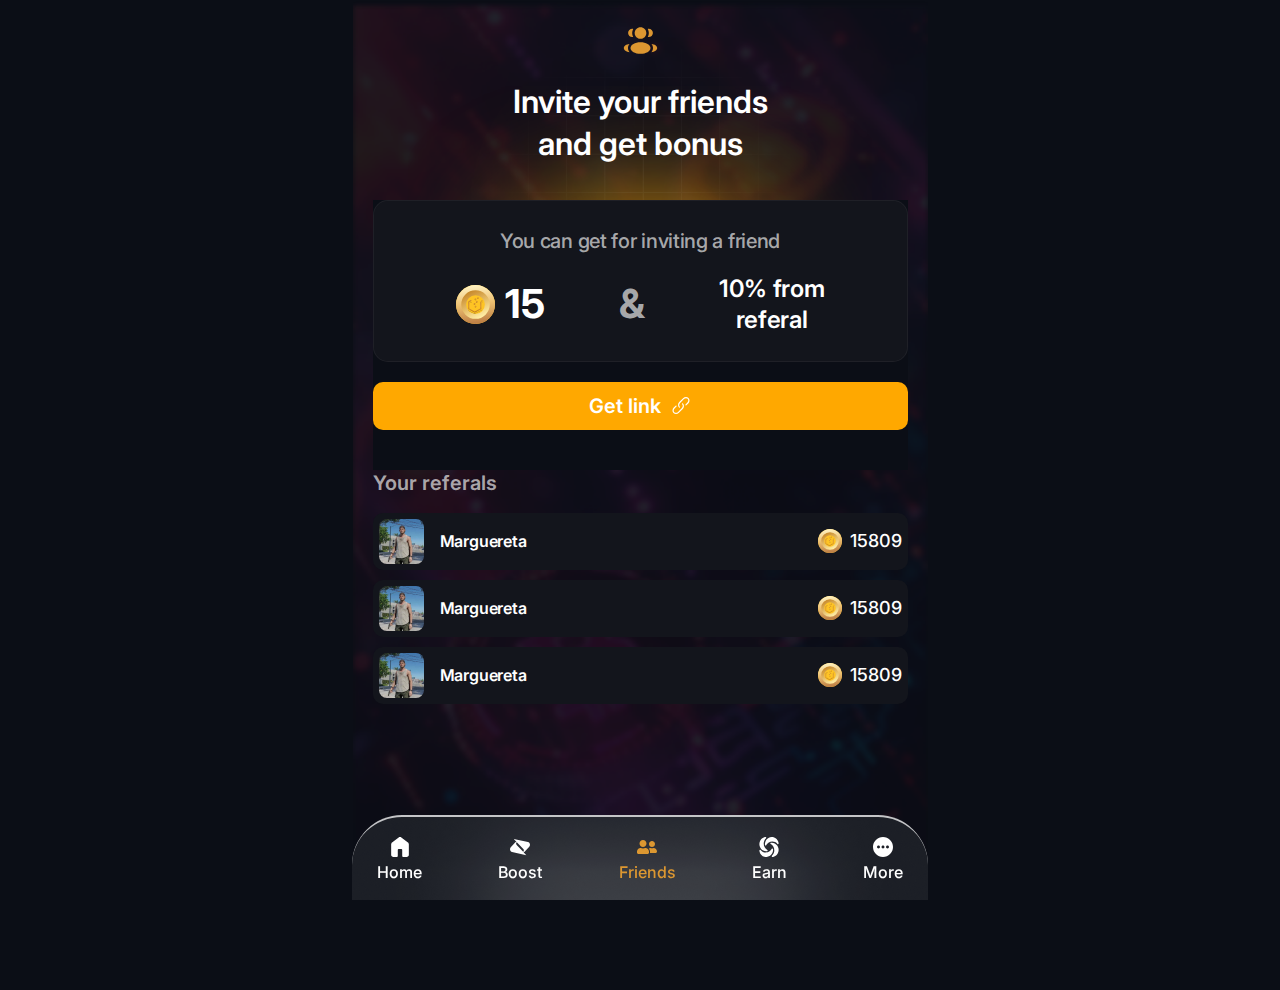
<file: friends.html>
<!DOCTYPE html>
<html lang="en">
<head>
    <meta charset="utf-8">
    <title>Mining</title>
    <meta name="viewport" content="width=device-width, initial-scale=1, maximum-scale=1, minimum-scale=1, user-scalable=no">
    <meta name="keywords" content="" />
    <meta name="description" content="" />
    <meta http-equiv="X-UA-Compatible" content="IE=edge" />
    <meta name="format-detection" content="telephone=no" />
    <meta name="format-detection" content="address=no" />
    <meta name="apple-mobile-web-app-capable" content="yes" />
    <meta name="apple-touch-fullscreen" content="yes" />
<link rel="icon" type="image/png" href="images/favicons/favicon-48x48.png" sizes="48x48" />
<link rel="icon" type="image/svg+xml" href="images/favicons/favicon.svg" />
<link rel="shortcut icon" href="images/favicons/favicon.ico" />
<link rel="apple-touch-icon" sizes="180x180" href="/apple-touch-icon.png" />
<link rel="manifest" href="/site.webmanifest" />
    <meta name="msapplication-TileColor" content="#da532c">
    <meta name="theme-color" content="#ffffff">
	 <link rel="stylesheet" href="css/base.css?332423">    	 
<link rel="preconnect" href="https://fonts.googleapis.com">
<link rel="preconnect" href="https://fonts.gstatic.com" crossorigin>
<link href="https://fonts.googleapis.com/css2?family=Inter:ital,opsz,wght@0,14..32,100..900;1,14..32,100..900&display=swap" rel="stylesheet">
</head>   
<body >  
 <div class="app__overflow">
	<div class="app__body">
 
		<div class="app__article">
			<div class="friend__article">
				<div class="friend__header">	
					<img src="images/group.svg" alt="" />
					<h1>Invite your friends<br> and get bonus</h1>
				</div>
				<div class="friend__get-cell">
					<div class="get__cell">
						<div class="get__label">You can get for inviting a friend</div>
						<div class="get__info">
							<div class="get__coins">
								15
							</div>
							<div class="get__symbol">&</div>
							<div class="get__percent">
							10% from<br> referal
							</div>
						</div>
					</div>
				</div>
				<div class="get-link__cell">
					<button id="getLink">Get link</button>
				</div>
			</div>
			<div class="friends__referal">
				<h2>Your referals</h2>
				<ul class="friends__list">
					<li>
						<div class="friend__item">
							<div class="friend__info">
								<div class="friend__photo"><img src="images/user.jpg" alt="" /></div>
								<div class="friend__name">Marguereta</div>
							</div>
							<div class="friend__balance">
							15809
							</div>
						</div>
					</li>
					<li>
						<div class="friend__item">
							<div class="friend__info">
								<div class="friend__photo"><img src="images/user.jpg" alt="" /></div>
								<div class="friend__name">Marguereta</div>
							</div>
							<div class="friend__balance">
							15809
							</div>
						</div>
					</li>
					<li>
						<div class="friend__item">
							<div class="friend__info">
								<div class="friend__photo"><img src="images/user.jpg" alt="" /></div>
								<div class="friend__name">Marguereta</div>
							</div>
							<div class="friend__balance">
							15809
							</div>
						</div>
					</li>
				</ul>
			</div>
		</div>
	</div>
<div class="navigation__bottom">
	<div class="navigation__cell">
		<ul class="nav__list">
			<li >
				<a href="index.html" class="nav__link">
					<i><svg width="23" height="26" viewBox="0 0 23 26" fill="none" xmlns="http://www.w3.org/2000/svg">
<path d="M0 23.0286V9.65714C0 9.18666 0.102062 8.74095 0.306187 8.32C0.510312 7.89905 0.791583 7.55238 1.15 7.28L9.775 0.594286C10.2781 0.198095 10.8531 0 11.5 0C12.1469 0 12.7219 0.198095 13.225 0.594286L21.85 7.28C22.2094 7.55238 22.4911 7.89905 22.6952 8.32C22.8994 8.74095 23.001 9.18666 23 9.65714V23.0286C23 23.8457 22.7182 24.5455 22.1547 25.1279C21.5912 25.7103 20.9147 26.001 20.125 26H15.8125C15.4052 26 15.064 25.8574 14.789 25.5721C14.514 25.2869 14.376 24.9342 14.375 24.5143V17.0857C14.375 16.6648 14.237 16.3121 13.961 16.0279C13.685 15.7436 13.3438 15.601 12.9375 15.6H10.0625C9.6552 15.6 9.31404 15.7426 9.039 16.0279C8.76396 16.3131 8.62596 16.6657 8.625 17.0857V24.5143C8.625 24.9352 8.487 25.2883 8.211 25.5736C7.935 25.8589 7.59383 26.001 7.1875 26H2.875C2.08437 26 1.40779 25.7093 0.845249 25.1279C0.282708 24.5465 0.000958333 23.8467 0 23.0286Z" fill="currentcolor"/></svg></i><span>Home</span>
				</a>
			</li>
 			<li >
				<a href="boost.html" class="nav__link">
					<i><svg width="32" height="26" viewBox="0 0 32 26" fill="none" xmlns="http://www.w3.org/2000/svg">
<path d="M21.0901 20.739C21.1691 20.6805 21.2421 20.6066 21.3091 20.5368C21.8579 19.9559 22.1649 19.1785 22.1649 18.3692C22.1649 17.56 21.8579 16.7826 21.3091 16.2016L10.9092 5.25378C10.5933 5.53028 10.3359 5.87026 10.1529 6.25275C9.96998 6.63525 9.8653 7.05215 9.84534 7.47776C9.82538 7.90337 9.89058 8.32867 10.0369 8.72743C10.1832 9.12619 10.4076 9.48996 10.6962 9.79631L21.0901 20.739ZM28.731 5.14191C29.5332 5.30779 30.2648 5.7265 30.824 6.33964C32.392 8.03411 32.392 10.7867 30.824 12.4812L23.4171 20.4835C22.9551 20.9708 22.3425 21.2785 21.6841 21.3538L26.089 26L3.27722 20.8571C2.4754 20.6872 1.74436 20.2671 1.18424 19.6542C-0.394747 17.9659 -0.394747 15.2123 1.18424 13.5075L8.58518 5.51549C9.04442 5.0234 9.65811 4.71338 10.3182 4.64004L5.9132 0L28.725 5.14294L28.731 5.14191Z" fill="currentcolor"/>
</svg>
</i><span>Boost</span>
				</a>
			</li>
 			<li class="select">
				<a href="friends.html" class="nav__link">
					<i><svg width="37" height="26" viewBox="0 0 37 26" fill="none" xmlns="http://www.w3.org/2000/svg">
<path d="M11.1 13C14.6786 13 17.575 10.0924 17.575 6.5C17.575 2.90759 14.6786 0 11.1 0C7.52141 0 4.625 2.90759 4.625 6.5C4.625 10.0924 7.52141 13 11.1 13ZM15.54 14.8571H15.0602C13.8577 15.4375 12.5222 15.7857 11.1 15.7857C9.67781 15.7857 8.34813 15.4375 7.13984 14.8571H6.66C2.98312 14.8571 0 17.8518 0 21.5429V23.2143C0 24.7522 1.24297 26 2.775 26H19.425C20.957 26 22.2 24.7522 22.2 23.2143V21.5429C22.2 17.8518 19.2169 14.8571 15.54 14.8571ZM27.75 13C30.8141 13 33.3 10.5045 33.3 7.42857C33.3 4.35268 30.8141 1.85714 27.75 1.85714C24.6859 1.85714 22.2 4.35268 22.2 7.42857C22.2 10.5045 24.6859 13 27.75 13ZM30.525 14.8571H30.3053C29.5017 15.1357 28.6519 15.3214 27.75 15.3214C26.8481 15.3214 25.9983 15.1357 25.1947 14.8571H24.975C23.7956 14.8571 22.7087 15.1996 21.7548 15.7509C23.1655 17.2772 24.05 19.3027 24.05 21.5429V23.7714C24.05 23.8991 24.0211 24.021 24.0153 24.1429H34.225C35.757 24.1429 37 22.8951 37 21.3571C37 17.7647 34.1036 14.8571 30.525 14.8571Z" fill="currentcolor"/>
</svg>

</i><span>Friends</span>
				</a>
			</li>
 			<li>
				<a href="earn.html" class="nav__link">
					<i><svg width="25" height="26" viewBox="0 0 25 26" fill="none" xmlns="http://www.w3.org/2000/svg">
<path d="M19.3952 17.44C19.3986 18.7645 19.1284 20.0743 18.6032 21.28C18.078 22.4857 17.31 23.5592 16.3515 24.4273C15.7234 25.0035 16.1536 26.082 16.99 25.995C17.5493 25.9383 18.1026 25.8291 18.6431 25.6689C20.0946 25.2417 21.4141 24.4266 22.4713 23.3041C23.5285 22.1816 24.2868 20.7907 24.6712 19.2687C25.0368 17.8867 25.0914 16.4353 24.8306 15.0277C24.5699 13.6201 24.0009 12.2944 23.1681 11.1543C22.3353 10.0142 21.2612 9.0904 20.0298 8.45516C18.7983 7.81993 17.4428 7.49042 16.0692 7.49236C15.7055 7.49204 15.342 7.51382 14.9807 7.55759C14.1536 7.66631 13.9442 8.8198 14.6786 9.23402C17.4921 10.8126 19.3973 13.8926 19.3973 17.44H19.3952ZM8.23387 20.1721C6.96216 20.1761 5.7044 19.8955 4.5454 19.3492C3.38641 18.8029 2.35311 18.0036 1.51518 17.0052C0.961023 16.3529 -0.0754249 16.7986 0.00894922 17.6683C0.0636692 18.2502 0.168253 18.8259 0.321446 19.3883C1.14852 22.4574 3.51308 24.8524 6.47451 25.6569C12.4401 27.279 17.7973 22.6422 17.7973 16.7105C17.7973 16.33 17.7765 15.9495 17.7348 15.5799C17.6306 14.7188 16.5213 14.5014 16.1234 15.2646C15.3551 16.7496 14.2161 17.9899 12.827 18.8539C11.438 19.7179 9.85086 20.1734 8.23387 20.1721ZM5.60473 8.55997C5.60164 7.23529 5.8721 5.92548 6.3977 4.71972C6.92329 3.51397 7.69168 2.44058 8.65053 1.57267C9.27865 0.995382 8.84844 -0.0820114 8.01199 0.00496289C7.44986 0.062779 6.89317 0.168221 6.34743 0.320245C4.8973 0.749736 3.5792 1.56565 2.52267 2.68779C1.46614 3.80993 0.707548 5.19969 0.321446 6.72046C-0.0441631 8.10242 -0.0987245 9.55388 0.162023 10.9615C0.422771 12.3691 0.991769 13.6947 1.82458 14.8348C2.65738 15.975 3.73145 16.8987 4.96289 17.534C6.19433 18.1692 7.5498 18.4987 8.92344 18.4968C9.2901 18.4968 9.65677 18.475 10.012 18.4315C10.839 18.3228 11.0484 17.1682 10.3141 16.7551C8.89138 15.9628 7.70178 14.7818 6.87246 13.3383C6.04314 11.8948 5.60426 10.2431 5.60473 8.55997ZM16.7713 5.82789C18.043 5.82386 19.3007 6.10446 20.4597 6.65077C21.6187 7.19708 22.652 7.9964 23.49 8.99484C24.042 9.64715 25.0795 9.2014 24.9952 8.33166C24.9405 7.74939 24.8359 7.17342 24.6827 6.61066C23.8545 3.54155 21.49 1.14759 18.5275 0.341988C12.5724 -1.29095 7.21513 3.34586 7.21513 9.27751C7.21513 9.65802 7.23596 10.0385 7.27763 10.4093C7.38179 11.2692 8.49428 11.4867 8.89115 10.7245C9.65825 9.24201 10.7958 8.00401 12.1829 7.14204C13.57 6.28007 15.1548 5.82632 16.7692 5.82898L16.7713 5.82789Z" fill="currentcolor"/>
</svg>
</i><span>Earn</span>
				</a>
			</li>
 			<li>
				<a href="more.html" class="nav__link">
					<i><svg width="26" height="26" viewBox="0 0 26 26" fill="none" xmlns="http://www.w3.org/2000/svg">
<path fill-rule="evenodd" clip-rule="evenodd" d="M13 0C20.1799 0 26 5.8201 26 13C26 20.1799 20.1799 26 13 26C5.8201 26 0 20.1799 0 13C0 5.8201 5.8201 0 13 0ZM18.85 11.05C18.3328 11.05 17.8368 11.2554 17.4711 11.6211C17.1054 11.9868 16.9 12.4828 16.9 13C16.9 13.5172 17.1054 14.0132 17.4711 14.3789C17.8368 14.7446 18.3328 14.95 18.85 14.95C19.3672 14.95 19.8632 14.7446 20.2289 14.3789C20.5946 14.0132 20.8 13.5172 20.8 13C20.8 12.4828 20.5946 11.9868 20.2289 11.6211C19.8632 11.2554 19.3672 11.05 18.85 11.05ZM13 11.05C12.4828 11.05 11.9868 11.2554 11.6211 11.6211C11.2554 11.9868 11.05 12.4828 11.05 13C11.05 13.5172 11.2554 14.0132 11.6211 14.3789C11.9868 14.7446 12.4828 14.95 13 14.95C13.5172 14.95 14.0132 14.7446 14.3789 14.3789C14.7446 14.0132 14.95 13.5172 14.95 13C14.95 12.4828 14.7446 11.9868 14.3789 11.6211C14.0132 11.2554 13.5172 11.05 13 11.05ZM7.15 11.05C6.63283 11.05 6.13684 11.2554 5.77114 11.6211C5.40545 11.9868 5.2 12.4828 5.2 13C5.2 13.5172 5.40545 14.0132 5.77114 14.3789C6.13684 14.7446 6.63283 14.95 7.15 14.95C7.66717 14.95 8.16316 14.7446 8.52886 14.3789C8.89455 14.0132 9.1 13.5172 9.1 13C9.1 12.4828 8.89455 11.9868 8.52886 11.6211C8.16316 11.2554 7.66717 11.05 7.15 11.05Z" fill="currentcolor"/>
</svg>

</i><span>More</span>
				</a>
			</li>
		</ul>
	</div>
</div>
</div>
 
<script src="https://code.jquery.com/jquery-3.7.1.min.js"></script>
<script src="js/scripts.js"></script>
</body>
</html>
</file>
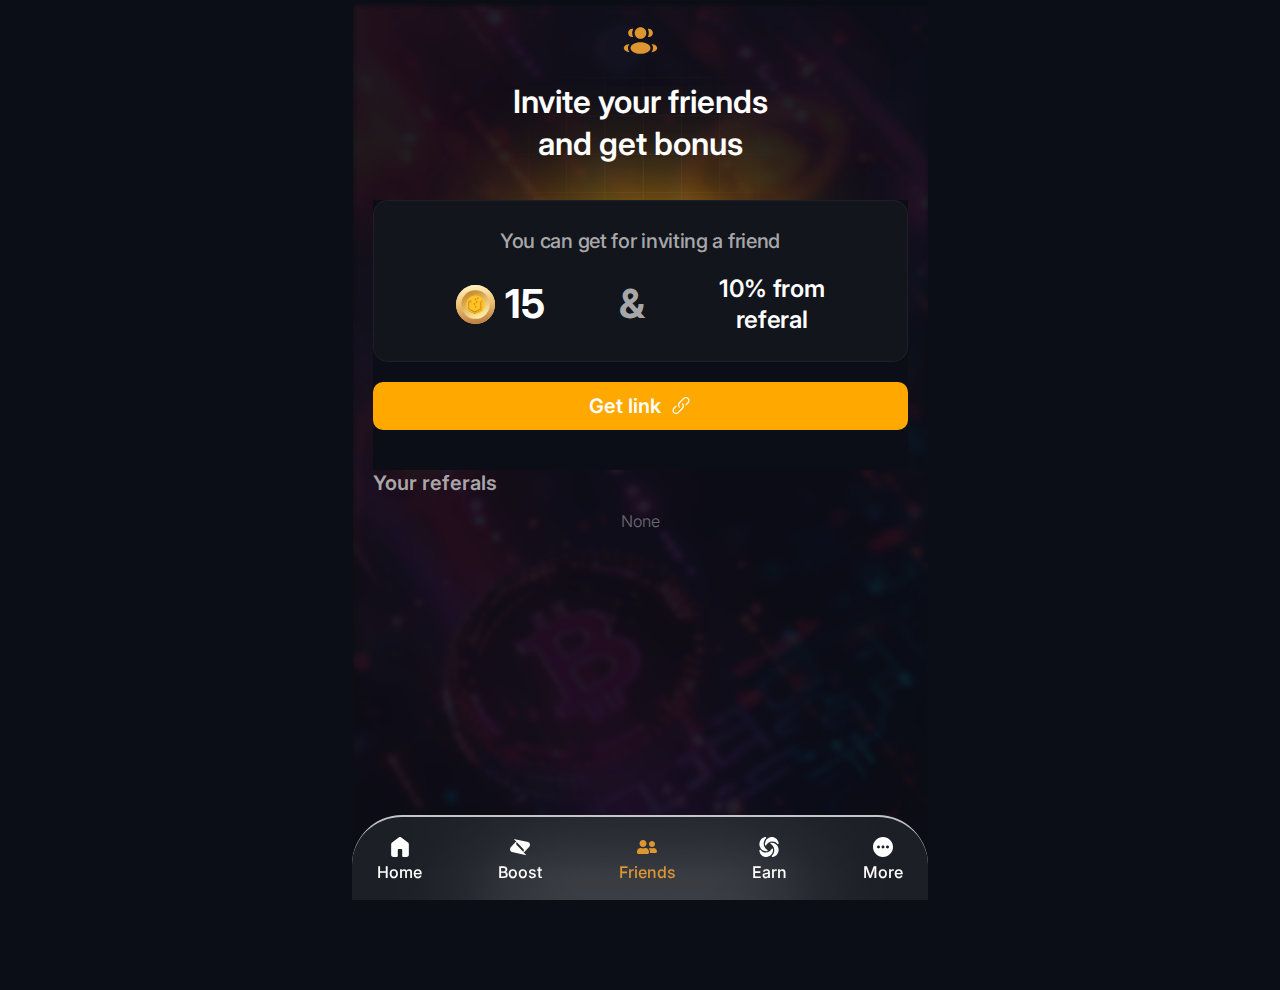
<file: friends_empty.html>
<!DOCTYPE html>
<html lang="en">
<head>
    <meta charset="utf-8">
    <title>Mining</title>
    <meta name="viewport" content="width=device-width, initial-scale=1, maximum-scale=1, minimum-scale=1, user-scalable=no">
    <meta name="keywords" content="" />
    <meta name="description" content="" />
    <meta http-equiv="X-UA-Compatible" content="IE=edge" />
    <meta name="format-detection" content="telephone=no" />
    <meta name="format-detection" content="address=no" />
    <meta name="apple-mobile-web-app-capable" content="yes" />
    <meta name="apple-touch-fullscreen" content="yes" />
<link rel="icon" type="image/png" href="images/favicons/favicon-48x48.png" sizes="48x48" />
<link rel="icon" type="image/svg+xml" href="images/favicons/favicon.svg" />
<link rel="shortcut icon" href="images/favicons/favicon.ico" />
<link rel="apple-touch-icon" sizes="180x180" href="/apple-touch-icon.png" />
<link rel="manifest" href="/site.webmanifest" />
    <meta name="msapplication-TileColor" content="#da532c">
    <meta name="theme-color" content="#ffffff">
	 <link rel="stylesheet" href="css/base.css?332423">    	 
<link rel="preconnect" href="https://fonts.googleapis.com">
<link rel="preconnect" href="https://fonts.gstatic.com" crossorigin>
<link href="https://fonts.googleapis.com/css2?family=Inter:ital,opsz,wght@0,14..32,100..900;1,14..32,100..900&display=swap" rel="stylesheet">
</head>   
<body >  
 <div class="app__overflow">
	<div class="app__body">
 
		<div class="app__article">
			<div class="friend__article">
				<div class="friend__header">	
					<img src="images/group.svg" alt="" />
					<h1>Invite your friends<br> and get bonus</h1>
				</div>
				<div class="friend__get-cell">
					<div class="get__cell">
						<div class="get__label">You can get for inviting a friend</div>
						<div class="get__info">
							<div class="get__coins">
								15
							</div>
							<div class="get__symbol">&</div>
							<div class="get__percent">
							10% from<br> referal
							</div>
						</div>
					</div>
				</div>
				<div class="get-link__cell">
					<button id="getLink">Get link</button>
				</div>
			</div>
			<div class="friends__referal">
				<h2>Your referals</h2>
				<p>None</p>
			</div>
		</div>
	</div>
<div class="navigation__bottom">
	<div class="navigation__cell">
		<ul class="nav__list">
			<li >
				<a href="index.html" class="nav__link">
					<i><svg width="23" height="26" viewBox="0 0 23 26" fill="none" xmlns="http://www.w3.org/2000/svg">
<path d="M0 23.0286V9.65714C0 9.18666 0.102062 8.74095 0.306187 8.32C0.510312 7.89905 0.791583 7.55238 1.15 7.28L9.775 0.594286C10.2781 0.198095 10.8531 0 11.5 0C12.1469 0 12.7219 0.198095 13.225 0.594286L21.85 7.28C22.2094 7.55238 22.4911 7.89905 22.6952 8.32C22.8994 8.74095 23.001 9.18666 23 9.65714V23.0286C23 23.8457 22.7182 24.5455 22.1547 25.1279C21.5912 25.7103 20.9147 26.001 20.125 26H15.8125C15.4052 26 15.064 25.8574 14.789 25.5721C14.514 25.2869 14.376 24.9342 14.375 24.5143V17.0857C14.375 16.6648 14.237 16.3121 13.961 16.0279C13.685 15.7436 13.3438 15.601 12.9375 15.6H10.0625C9.6552 15.6 9.31404 15.7426 9.039 16.0279C8.76396 16.3131 8.62596 16.6657 8.625 17.0857V24.5143C8.625 24.9352 8.487 25.2883 8.211 25.5736C7.935 25.8589 7.59383 26.001 7.1875 26H2.875C2.08437 26 1.40779 25.7093 0.845249 25.1279C0.282708 24.5465 0.000958333 23.8467 0 23.0286Z" fill="currentcolor"/></svg></i><span>Home</span>
				</a>
			</li>
 			<li >
				<a href="boost.html" class="nav__link">
					<i><svg width="32" height="26" viewBox="0 0 32 26" fill="none" xmlns="http://www.w3.org/2000/svg">
<path d="M21.0901 20.739C21.1691 20.6805 21.2421 20.6066 21.3091 20.5368C21.8579 19.9559 22.1649 19.1785 22.1649 18.3692C22.1649 17.56 21.8579 16.7826 21.3091 16.2016L10.9092 5.25378C10.5933 5.53028 10.3359 5.87026 10.1529 6.25275C9.96998 6.63525 9.8653 7.05215 9.84534 7.47776C9.82538 7.90337 9.89058 8.32867 10.0369 8.72743C10.1832 9.12619 10.4076 9.48996 10.6962 9.79631L21.0901 20.739ZM28.731 5.14191C29.5332 5.30779 30.2648 5.7265 30.824 6.33964C32.392 8.03411 32.392 10.7867 30.824 12.4812L23.4171 20.4835C22.9551 20.9708 22.3425 21.2785 21.6841 21.3538L26.089 26L3.27722 20.8571C2.4754 20.6872 1.74436 20.2671 1.18424 19.6542C-0.394747 17.9659 -0.394747 15.2123 1.18424 13.5075L8.58518 5.51549C9.04442 5.0234 9.65811 4.71338 10.3182 4.64004L5.9132 0L28.725 5.14294L28.731 5.14191Z" fill="currentcolor"/>
</svg>
</i><span>Boost</span>
				</a>
			</li>
 			<li class="select">
				<a href="friends.html" class="nav__link">
					<i><svg width="37" height="26" viewBox="0 0 37 26" fill="none" xmlns="http://www.w3.org/2000/svg">
<path d="M11.1 13C14.6786 13 17.575 10.0924 17.575 6.5C17.575 2.90759 14.6786 0 11.1 0C7.52141 0 4.625 2.90759 4.625 6.5C4.625 10.0924 7.52141 13 11.1 13ZM15.54 14.8571H15.0602C13.8577 15.4375 12.5222 15.7857 11.1 15.7857C9.67781 15.7857 8.34813 15.4375 7.13984 14.8571H6.66C2.98312 14.8571 0 17.8518 0 21.5429V23.2143C0 24.7522 1.24297 26 2.775 26H19.425C20.957 26 22.2 24.7522 22.2 23.2143V21.5429C22.2 17.8518 19.2169 14.8571 15.54 14.8571ZM27.75 13C30.8141 13 33.3 10.5045 33.3 7.42857C33.3 4.35268 30.8141 1.85714 27.75 1.85714C24.6859 1.85714 22.2 4.35268 22.2 7.42857C22.2 10.5045 24.6859 13 27.75 13ZM30.525 14.8571H30.3053C29.5017 15.1357 28.6519 15.3214 27.75 15.3214C26.8481 15.3214 25.9983 15.1357 25.1947 14.8571H24.975C23.7956 14.8571 22.7087 15.1996 21.7548 15.7509C23.1655 17.2772 24.05 19.3027 24.05 21.5429V23.7714C24.05 23.8991 24.0211 24.021 24.0153 24.1429H34.225C35.757 24.1429 37 22.8951 37 21.3571C37 17.7647 34.1036 14.8571 30.525 14.8571Z" fill="currentcolor"/>
</svg>

</i><span>Friends</span>
				</a>
			</li>
 			<li>
				<a href="earn.html" class="nav__link">
					<i><svg width="25" height="26" viewBox="0 0 25 26" fill="none" xmlns="http://www.w3.org/2000/svg">
<path d="M19.3952 17.44C19.3986 18.7645 19.1284 20.0743 18.6032 21.28C18.078 22.4857 17.31 23.5592 16.3515 24.4273C15.7234 25.0035 16.1536 26.082 16.99 25.995C17.5493 25.9383 18.1026 25.8291 18.6431 25.6689C20.0946 25.2417 21.4141 24.4266 22.4713 23.3041C23.5285 22.1816 24.2868 20.7907 24.6712 19.2687C25.0368 17.8867 25.0914 16.4353 24.8306 15.0277C24.5699 13.6201 24.0009 12.2944 23.1681 11.1543C22.3353 10.0142 21.2612 9.0904 20.0298 8.45516C18.7983 7.81993 17.4428 7.49042 16.0692 7.49236C15.7055 7.49204 15.342 7.51382 14.9807 7.55759C14.1536 7.66631 13.9442 8.8198 14.6786 9.23402C17.4921 10.8126 19.3973 13.8926 19.3973 17.44H19.3952ZM8.23387 20.1721C6.96216 20.1761 5.7044 19.8955 4.5454 19.3492C3.38641 18.8029 2.35311 18.0036 1.51518 17.0052C0.961023 16.3529 -0.0754249 16.7986 0.00894922 17.6683C0.0636692 18.2502 0.168253 18.8259 0.321446 19.3883C1.14852 22.4574 3.51308 24.8524 6.47451 25.6569C12.4401 27.279 17.7973 22.6422 17.7973 16.7105C17.7973 16.33 17.7765 15.9495 17.7348 15.5799C17.6306 14.7188 16.5213 14.5014 16.1234 15.2646C15.3551 16.7496 14.2161 17.9899 12.827 18.8539C11.438 19.7179 9.85086 20.1734 8.23387 20.1721ZM5.60473 8.55997C5.60164 7.23529 5.8721 5.92548 6.3977 4.71972C6.92329 3.51397 7.69168 2.44058 8.65053 1.57267C9.27865 0.995382 8.84844 -0.0820114 8.01199 0.00496289C7.44986 0.062779 6.89317 0.168221 6.34743 0.320245C4.8973 0.749736 3.5792 1.56565 2.52267 2.68779C1.46614 3.80993 0.707548 5.19969 0.321446 6.72046C-0.0441631 8.10242 -0.0987245 9.55388 0.162023 10.9615C0.422771 12.3691 0.991769 13.6947 1.82458 14.8348C2.65738 15.975 3.73145 16.8987 4.96289 17.534C6.19433 18.1692 7.5498 18.4987 8.92344 18.4968C9.2901 18.4968 9.65677 18.475 10.012 18.4315C10.839 18.3228 11.0484 17.1682 10.3141 16.7551C8.89138 15.9628 7.70178 14.7818 6.87246 13.3383C6.04314 11.8948 5.60426 10.2431 5.60473 8.55997ZM16.7713 5.82789C18.043 5.82386 19.3007 6.10446 20.4597 6.65077C21.6187 7.19708 22.652 7.9964 23.49 8.99484C24.042 9.64715 25.0795 9.2014 24.9952 8.33166C24.9405 7.74939 24.8359 7.17342 24.6827 6.61066C23.8545 3.54155 21.49 1.14759 18.5275 0.341988C12.5724 -1.29095 7.21513 3.34586 7.21513 9.27751C7.21513 9.65802 7.23596 10.0385 7.27763 10.4093C7.38179 11.2692 8.49428 11.4867 8.89115 10.7245C9.65825 9.24201 10.7958 8.00401 12.1829 7.14204C13.57 6.28007 15.1548 5.82632 16.7692 5.82898L16.7713 5.82789Z" fill="currentcolor"/>
</svg>
</i><span>Earn</span>
				</a>
			</li>
 			<li>
				<a href="more.html" class="nav__link">
					<i><svg width="26" height="26" viewBox="0 0 26 26" fill="none" xmlns="http://www.w3.org/2000/svg">
<path fill-rule="evenodd" clip-rule="evenodd" d="M13 0C20.1799 0 26 5.8201 26 13C26 20.1799 20.1799 26 13 26C5.8201 26 0 20.1799 0 13C0 5.8201 5.8201 0 13 0ZM18.85 11.05C18.3328 11.05 17.8368 11.2554 17.4711 11.6211C17.1054 11.9868 16.9 12.4828 16.9 13C16.9 13.5172 17.1054 14.0132 17.4711 14.3789C17.8368 14.7446 18.3328 14.95 18.85 14.95C19.3672 14.95 19.8632 14.7446 20.2289 14.3789C20.5946 14.0132 20.8 13.5172 20.8 13C20.8 12.4828 20.5946 11.9868 20.2289 11.6211C19.8632 11.2554 19.3672 11.05 18.85 11.05ZM13 11.05C12.4828 11.05 11.9868 11.2554 11.6211 11.6211C11.2554 11.9868 11.05 12.4828 11.05 13C11.05 13.5172 11.2554 14.0132 11.6211 14.3789C11.9868 14.7446 12.4828 14.95 13 14.95C13.5172 14.95 14.0132 14.7446 14.3789 14.3789C14.7446 14.0132 14.95 13.5172 14.95 13C14.95 12.4828 14.7446 11.9868 14.3789 11.6211C14.0132 11.2554 13.5172 11.05 13 11.05ZM7.15 11.05C6.63283 11.05 6.13684 11.2554 5.77114 11.6211C5.40545 11.9868 5.2 12.4828 5.2 13C5.2 13.5172 5.40545 14.0132 5.77114 14.3789C6.13684 14.7446 6.63283 14.95 7.15 14.95C7.66717 14.95 8.16316 14.7446 8.52886 14.3789C8.89455 14.0132 9.1 13.5172 9.1 13C9.1 12.4828 8.89455 11.9868 8.52886 11.6211C8.16316 11.2554 7.66717 11.05 7.15 11.05Z" fill="currentcolor"/>
</svg>

</i><span>More</span>
				</a>
			</li>
		</ul>
	</div>
</div>
</div>
 
<script src="https://code.jquery.com/jquery-3.7.1.min.js"></script>
<script src="js/scripts.js"></script>
</body>
</html>
</file>
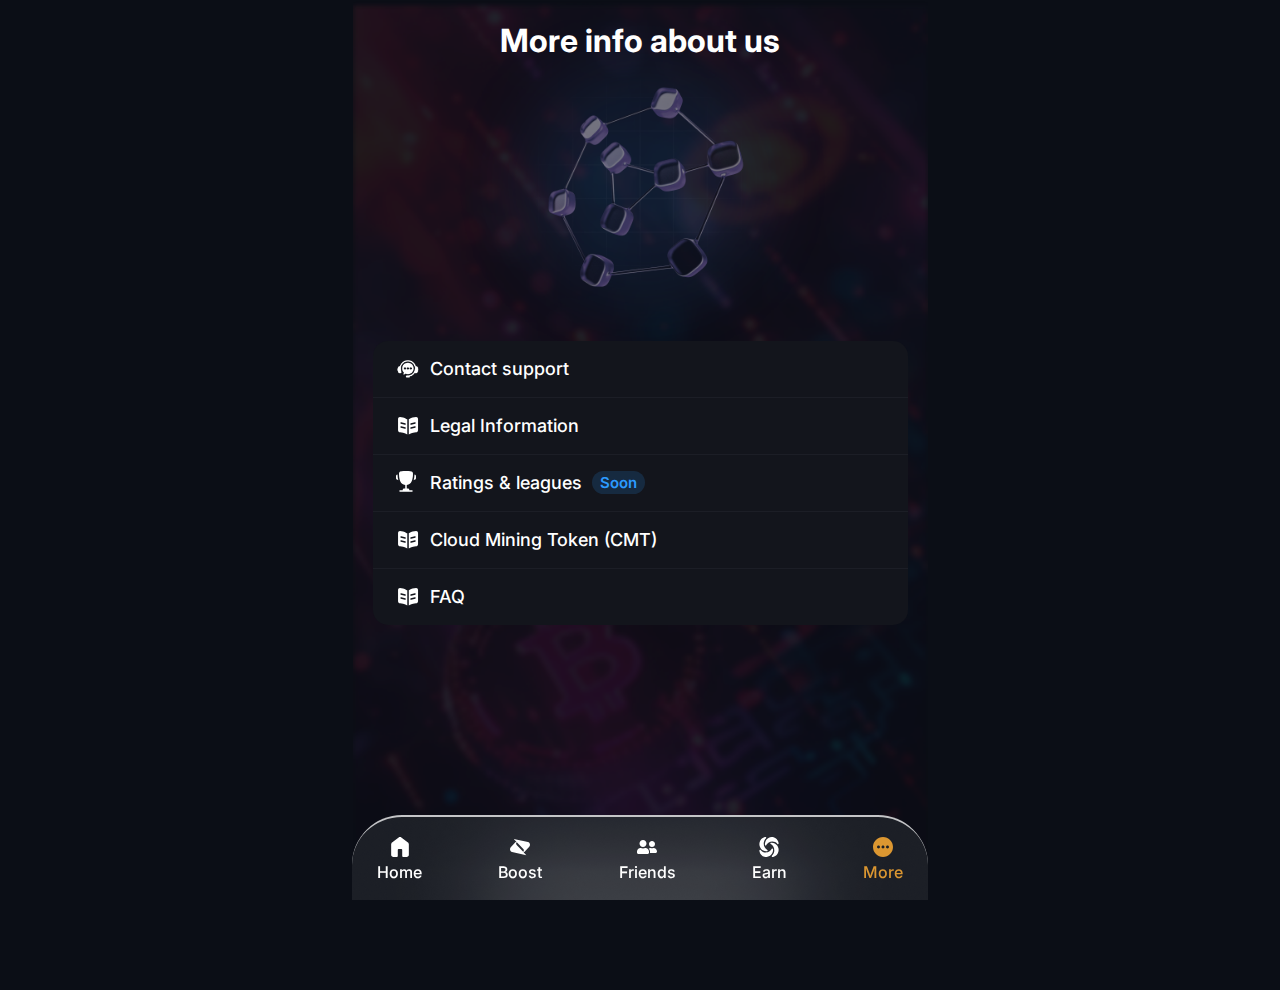
<file: more.html>
<!DOCTYPE html>
<html lang="en">
<head>
    <meta charset="utf-8">
    <title>Mining</title>
    <meta name="viewport" content="width=device-width, initial-scale=1, maximum-scale=1, minimum-scale=1, user-scalable=no">
    <meta name="keywords" content="" />
    <meta name="description" content="" />
    <meta http-equiv="X-UA-Compatible" content="IE=edge" />
    <meta name="format-detection" content="telephone=no" />
    <meta name="format-detection" content="address=no" />
    <meta name="apple-mobile-web-app-capable" content="yes" />
    <meta name="apple-touch-fullscreen" content="yes" />
<link rel="icon" type="image/png" href="images/favicons/favicon-48x48.png" sizes="48x48" />
<link rel="icon" type="image/svg+xml" href="images/favicons/favicon.svg" />
<link rel="shortcut icon" href="images/favicons/favicon.ico" />
<link rel="apple-touch-icon" sizes="180x180" href="/apple-touch-icon.png" />
<link rel="manifest" href="/site.webmanifest" />
    <meta name="msapplication-TileColor" content="#da532c">
    <meta name="theme-color" content="#ffffff">
	 <link rel="stylesheet" href="css/base.css?332423">    	 
<link rel="preconnect" href="https://fonts.googleapis.com">
<link rel="preconnect" href="https://fonts.gstatic.com" crossorigin>
<link href="https://fonts.googleapis.com/css2?family=Inter:ital,opsz,wght@0,14..32,100..900;1,14..32,100..900&display=swap" rel="stylesheet">
</head>   
<body >  
 <div class="app__overflow">
	<div class="app__body">
 
		<div class="app__article">
			<div class="more__header">
				<h1>More info about us</h1>
				<img src="images/decentalization.png" alt="" />
			</div>
			<div class="more__article">
				<ul class="moreList">
					<li>
						<a href="#"><i class="contact__icon"></i>Contact support</a>
					</li>
					<li>
						<a href="#"><i><svg width="25" height="24" viewBox="0 0 25 24" fill="none" xmlns="http://www.w3.org/2000/svg">
<path fill-rule="evenodd" clip-rule="evenodd" d="M2.04126 16.1436V4.9978C2.04126 3.89963 2.92756 3.00752 4.02366 3.07489C5.00003 3.1349 6.15475 3.25351 7.04126 3.48744C8.09047 3.76431 9.33737 4.35401 10.3235 4.87546C10.6306 5.03785 10.9572 5.15048 11.2914 5.21397V20.3926C10.9884 20.3258 10.6928 20.218 10.4137 20.0692C9.41419 19.5365 8.12271 18.9187 7.04126 18.6334C6.16455 18.402 5.02554 18.2835 4.05612 18.2228C2.94731 18.1535 2.04126 17.2546 2.04126 16.1436ZM5.22334 8.27239C4.82149 8.17193 4.41429 8.41625 4.31383 8.8181C4.21337 9.21994 4.45769 9.62715 4.85954 9.72761L8.85954 10.7276C9.26138 10.8281 9.66858 10.5837 9.76904 10.1819C9.86951 9.78006 9.62519 9.37285 9.22334 9.27239L5.22334 8.27239ZM5.22334 12.2724C4.82149 12.1719 4.41429 12.4163 4.31383 12.8181C4.21337 13.2199 4.45769 13.6271 4.85954 13.7276L8.85954 14.7276C9.26138 14.8281 9.66858 14.5837 9.76904 14.1819C9.86951 13.7801 9.62519 13.3729 9.22334 13.2724L5.22334 12.2724Z" fill="currentcolor"/>
<path fill-rule="evenodd" clip-rule="evenodd" d="M12.7914 20.3925C13.0943 20.3257 13.3898 20.218 13.6688 20.0692C14.6683 19.5365 15.9598 18.9187 17.0413 18.6334C17.918 18.402 19.057 18.2835 20.0264 18.2228C21.1352 18.1535 22.0413 17.2546 22.0413 16.1436V4.93319C22.0413 3.86075 21.195 2.98041 20.1232 3.01775C18.9947 3.05706 17.5882 3.17403 16.5413 3.48744C15.6336 3.75916 14.5766 4.30418 13.7151 4.80275C13.4237 4.97142 13.1122 5.0953 12.7914 5.17387V20.3925ZM19.2233 9.72761C19.6252 9.62715 19.8695 9.21994 19.769 8.8181C19.6686 8.41625 19.2614 8.17193 18.8595 8.27239L14.8595 9.27239C14.4577 9.37285 14.2134 9.78006 14.3138 10.1819C14.4143 10.5837 14.8215 10.8281 15.2233 10.7276L19.2233 9.72761ZM19.2233 13.7276C19.6252 13.6271 19.8695 13.2199 19.769 12.8181C19.6686 12.4163 19.2614 12.1719 18.8595 12.2724L14.8595 13.2724C14.4577 13.3729 14.2134 13.7801 14.3138 14.1819C14.4143 14.5837 14.8215 14.8281 15.2233 14.7276L19.2233 13.7276Z" fill="currentcolor"/>
</svg>
</i>Legal Information</a>
					</li>
					<li>
						<a href="#" class="disable"><i><svg width="20" height="21" viewBox="0 0 20 21" fill="none" xmlns="http://www.w3.org/2000/svg">
<path d="M19.9999 6.16234L19.9999 6.23487C19.9999 7.09561 19.9999 7.52598 19.7927 7.8781C19.5855 8.23021 19.2093 8.43922 18.4569 8.85724L17.6636 9.29799C18.2102 7.44984 18.3926 5.46414 18.4601 3.76597C18.4629 3.69316 18.4662 3.61945 18.4695 3.54497L18.4718 3.49279C19.1231 3.71896 19.4887 3.88758 19.7168 4.20408C20 4.59692 20 5.11873 19.9999 6.16234Z" fill="currentcolor"/>
<path d="M5.403e-07 6.16234L3.00442e-06 6.23487C2.63694e-05 7.09561 3.82811e-05 7.52598 0.207227 7.8781C0.414415 8.23021 0.79063 8.43922 1.54305 8.85724L2.33681 9.29823C1.79007 7.45001 1.60767 5.46422 1.54025 3.76597C1.53736 3.69316 1.5341 3.61945 1.53081 3.54497L1.5285 3.49266C0.877007 3.7189 0.511256 3.88752 0.283096 4.20408C-4.08292e-05 4.59692 -2.70364e-05 5.11873 5.403e-07 6.16234Z" fill="currentcolor"/>
<path fill-rule="evenodd" clip-rule="evenodd" d="M14.3771 0.346742C13.2531 0.157088 11.7837 0 10.0002 0C8.21661 0 6.74724 0.157088 5.62318 0.346742C4.48445 0.538871 3.91508 0.634936 3.43937 1.22083C2.96365 1.80673 2.98879 2.43998 3.03907 3.70647C3.21169 8.05437 4.14996 13.4851 9.25 13.9657V17.5H7.8198C7.34312 17.5 6.93271 17.8365 6.83922 18.3039L6.65 19.25H4C3.58579 19.25 3.25 19.5858 3.25 20C3.25 20.4142 3.58579 20.75 4 20.75H16C16.4142 20.75 16.75 20.4142 16.75 20C16.75 19.5858 16.4142 19.25 16 19.25H13.35L13.1608 18.3039C13.0673 17.8365 12.6569 17.5 12.1802 17.5H10.75V13.9657C15.8503 13.4853 16.7886 8.05446 16.9612 3.70647C17.0115 2.43998 17.0367 1.80673 16.5609 1.22083C16.0852 0.634936 15.5159 0.538872 14.3771 0.346742Z" fill="currentcolor"/>
</svg>

</i>Ratings & leagues</a>
					</li>
					<li>
						<a href="#"><i><svg width="25" height="24" viewBox="0 0 25 24" fill="none" xmlns="http://www.w3.org/2000/svg">
<path fill-rule="evenodd" clip-rule="evenodd" d="M2.04126 16.1436V4.9978C2.04126 3.89963 2.92756 3.00752 4.02366 3.07489C5.00003 3.1349 6.15475 3.25351 7.04126 3.48744C8.09047 3.76431 9.33737 4.35401 10.3235 4.87546C10.6306 5.03785 10.9572 5.15048 11.2914 5.21397V20.3926C10.9884 20.3258 10.6928 20.218 10.4137 20.0692C9.41419 19.5365 8.12271 18.9187 7.04126 18.6334C6.16455 18.402 5.02554 18.2835 4.05612 18.2228C2.94731 18.1535 2.04126 17.2546 2.04126 16.1436ZM5.22334 8.27239C4.82149 8.17193 4.41429 8.41625 4.31383 8.8181C4.21337 9.21994 4.45769 9.62715 4.85954 9.72761L8.85954 10.7276C9.26138 10.8281 9.66858 10.5837 9.76904 10.1819C9.86951 9.78006 9.62519 9.37285 9.22334 9.27239L5.22334 8.27239ZM5.22334 12.2724C4.82149 12.1719 4.41429 12.4163 4.31383 12.8181C4.21337 13.2199 4.45769 13.6271 4.85954 13.7276L8.85954 14.7276C9.26138 14.8281 9.66858 14.5837 9.76904 14.1819C9.86951 13.7801 9.62519 13.3729 9.22334 13.2724L5.22334 12.2724Z" fill="currentcolor"/>
<path fill-rule="evenodd" clip-rule="evenodd" d="M12.7914 20.3925C13.0943 20.3257 13.3898 20.218 13.6688 20.0692C14.6683 19.5365 15.9598 18.9187 17.0413 18.6334C17.918 18.402 19.057 18.2835 20.0264 18.2228C21.1352 18.1535 22.0413 17.2546 22.0413 16.1436V4.93319C22.0413 3.86075 21.195 2.98041 20.1232 3.01775C18.9947 3.05706 17.5882 3.17403 16.5413 3.48744C15.6336 3.75916 14.5766 4.30418 13.7151 4.80275C13.4237 4.97142 13.1122 5.0953 12.7914 5.17387V20.3925ZM19.2233 9.72761C19.6252 9.62715 19.8695 9.21994 19.769 8.8181C19.6686 8.41625 19.2614 8.17193 18.8595 8.27239L14.8595 9.27239C14.4577 9.37285 14.2134 9.78006 14.3138 10.1819C14.4143 10.5837 14.8215 10.8281 15.2233 10.7276L19.2233 9.72761ZM19.2233 13.7276C19.6252 13.6271 19.8695 13.2199 19.769 12.8181C19.6686 12.4163 19.2614 12.1719 18.8595 12.2724L14.8595 13.2724C14.4577 13.3729 14.2134 13.7801 14.3138 14.1819C14.4143 14.5837 14.8215 14.8281 15.2233 14.7276L19.2233 13.7276Z" fill="currentcolor"/>
</svg>

</i>Cloud Mining Token (CMT)</a>
					</li>
					<li>
						<a href="#"><i><svg width="25" height="24" viewBox="0 0 25 24" fill="none" xmlns="http://www.w3.org/2000/svg">
<path fill-rule="evenodd" clip-rule="evenodd" d="M2.04126 16.1436V4.9978C2.04126 3.89963 2.92756 3.00752 4.02366 3.07489C5.00003 3.1349 6.15475 3.25351 7.04126 3.48744C8.09047 3.76431 9.33737 4.35401 10.3235 4.87546C10.6306 5.03785 10.9572 5.15048 11.2914 5.21397V20.3926C10.9884 20.3258 10.6928 20.218 10.4137 20.0692C9.41419 19.5365 8.12271 18.9187 7.04126 18.6334C6.16455 18.402 5.02554 18.2835 4.05612 18.2228C2.94731 18.1535 2.04126 17.2546 2.04126 16.1436ZM5.22334 8.27239C4.82149 8.17193 4.41429 8.41625 4.31383 8.8181C4.21337 9.21994 4.45769 9.62715 4.85954 9.72761L8.85954 10.7276C9.26138 10.8281 9.66858 10.5837 9.76904 10.1819C9.86951 9.78006 9.62519 9.37285 9.22334 9.27239L5.22334 8.27239ZM5.22334 12.2724C4.82149 12.1719 4.41429 12.4163 4.31383 12.8181C4.21337 13.2199 4.45769 13.6271 4.85954 13.7276L8.85954 14.7276C9.26138 14.8281 9.66858 14.5837 9.76904 14.1819C9.86951 13.7801 9.62519 13.3729 9.22334 13.2724L5.22334 12.2724Z" fill="currentcolor"/>
<path fill-rule="evenodd" clip-rule="evenodd" d="M12.7914 20.3925C13.0943 20.3257 13.3898 20.218 13.6688 20.0692C14.6683 19.5365 15.9598 18.9187 17.0413 18.6334C17.918 18.402 19.057 18.2835 20.0264 18.2228C21.1352 18.1535 22.0413 17.2546 22.0413 16.1436V4.93319C22.0413 3.86075 21.195 2.98041 20.1232 3.01775C18.9947 3.05706 17.5882 3.17403 16.5413 3.48744C15.6336 3.75916 14.5766 4.30418 13.7151 4.80275C13.4237 4.97142 13.1122 5.0953 12.7914 5.17387V20.3925ZM19.2233 9.72761C19.6252 9.62715 19.8695 9.21994 19.769 8.8181C19.6686 8.41625 19.2614 8.17193 18.8595 8.27239L14.8595 9.27239C14.4577 9.37285 14.2134 9.78006 14.3138 10.1819C14.4143 10.5837 14.8215 10.8281 15.2233 10.7276L19.2233 9.72761ZM19.2233 13.7276C19.6252 13.6271 19.8695 13.2199 19.769 12.8181C19.6686 12.4163 19.2614 12.1719 18.8595 12.2724L14.8595 13.2724C14.4577 13.3729 14.2134 13.7801 14.3138 14.1819C14.4143 14.5837 14.8215 14.8281 15.2233 14.7276L19.2233 13.7276Z" fill="currentcolor"/>
</svg>

</i>FAQ</a>
					</li>
				</ul>
			</div>
		</div>
	</div>
<div class="navigation__bottom">
	<div class="navigation__cell">
		<ul class="nav__list">
			<li >
				<a href="index.html" class="nav__link">
					<i><svg width="23" height="26" viewBox="0 0 23 26" fill="none" xmlns="http://www.w3.org/2000/svg">
<path d="M0 23.0286V9.65714C0 9.18666 0.102062 8.74095 0.306187 8.32C0.510312 7.89905 0.791583 7.55238 1.15 7.28L9.775 0.594286C10.2781 0.198095 10.8531 0 11.5 0C12.1469 0 12.7219 0.198095 13.225 0.594286L21.85 7.28C22.2094 7.55238 22.4911 7.89905 22.6952 8.32C22.8994 8.74095 23.001 9.18666 23 9.65714V23.0286C23 23.8457 22.7182 24.5455 22.1547 25.1279C21.5912 25.7103 20.9147 26.001 20.125 26H15.8125C15.4052 26 15.064 25.8574 14.789 25.5721C14.514 25.2869 14.376 24.9342 14.375 24.5143V17.0857C14.375 16.6648 14.237 16.3121 13.961 16.0279C13.685 15.7436 13.3438 15.601 12.9375 15.6H10.0625C9.6552 15.6 9.31404 15.7426 9.039 16.0279C8.76396 16.3131 8.62596 16.6657 8.625 17.0857V24.5143C8.625 24.9352 8.487 25.2883 8.211 25.5736C7.935 25.8589 7.59383 26.001 7.1875 26H2.875C2.08437 26 1.40779 25.7093 0.845249 25.1279C0.282708 24.5465 0.000958333 23.8467 0 23.0286Z" fill="currentcolor"/></svg></i><span>Home</span>
				</a>
			</li>
 			<li  >
				<a href="boost.html" class="nav__link">
					<i><svg width="32" height="26" viewBox="0 0 32 26" fill="none" xmlns="http://www.w3.org/2000/svg">
<path d="M21.0901 20.739C21.1691 20.6805 21.2421 20.6066 21.3091 20.5368C21.8579 19.9559 22.1649 19.1785 22.1649 18.3692C22.1649 17.56 21.8579 16.7826 21.3091 16.2016L10.9092 5.25378C10.5933 5.53028 10.3359 5.87026 10.1529 6.25275C9.96998 6.63525 9.8653 7.05215 9.84534 7.47776C9.82538 7.90337 9.89058 8.32867 10.0369 8.72743C10.1832 9.12619 10.4076 9.48996 10.6962 9.79631L21.0901 20.739ZM28.731 5.14191C29.5332 5.30779 30.2648 5.7265 30.824 6.33964C32.392 8.03411 32.392 10.7867 30.824 12.4812L23.4171 20.4835C22.9551 20.9708 22.3425 21.2785 21.6841 21.3538L26.089 26L3.27722 20.8571C2.4754 20.6872 1.74436 20.2671 1.18424 19.6542C-0.394747 17.9659 -0.394747 15.2123 1.18424 13.5075L8.58518 5.51549C9.04442 5.0234 9.65811 4.71338 10.3182 4.64004L5.9132 0L28.725 5.14294L28.731 5.14191Z" fill="currentcolor"/>
</svg>
</i><span>Boost</span>
				</a>
			</li>
 			<li>
				<a href="friends.html" class="nav__link">
					<i><svg width="37" height="26" viewBox="0 0 37 26" fill="none" xmlns="http://www.w3.org/2000/svg">
<path d="M11.1 13C14.6786 13 17.575 10.0924 17.575 6.5C17.575 2.90759 14.6786 0 11.1 0C7.52141 0 4.625 2.90759 4.625 6.5C4.625 10.0924 7.52141 13 11.1 13ZM15.54 14.8571H15.0602C13.8577 15.4375 12.5222 15.7857 11.1 15.7857C9.67781 15.7857 8.34813 15.4375 7.13984 14.8571H6.66C2.98312 14.8571 0 17.8518 0 21.5429V23.2143C0 24.7522 1.24297 26 2.775 26H19.425C20.957 26 22.2 24.7522 22.2 23.2143V21.5429C22.2 17.8518 19.2169 14.8571 15.54 14.8571ZM27.75 13C30.8141 13 33.3 10.5045 33.3 7.42857C33.3 4.35268 30.8141 1.85714 27.75 1.85714C24.6859 1.85714 22.2 4.35268 22.2 7.42857C22.2 10.5045 24.6859 13 27.75 13ZM30.525 14.8571H30.3053C29.5017 15.1357 28.6519 15.3214 27.75 15.3214C26.8481 15.3214 25.9983 15.1357 25.1947 14.8571H24.975C23.7956 14.8571 22.7087 15.1996 21.7548 15.7509C23.1655 17.2772 24.05 19.3027 24.05 21.5429V23.7714C24.05 23.8991 24.0211 24.021 24.0153 24.1429H34.225C35.757 24.1429 37 22.8951 37 21.3571C37 17.7647 34.1036 14.8571 30.525 14.8571Z" fill="currentcolor"/>
</svg>

</i><span>Friends</span>
				</a>
			</li>
 			<li >
				<a href="earn.html" class="nav__link">
					<i><svg width="25" height="26" viewBox="0 0 25 26" fill="none" xmlns="http://www.w3.org/2000/svg">
<path d="M19.3952 17.44C19.3986 18.7645 19.1284 20.0743 18.6032 21.28C18.078 22.4857 17.31 23.5592 16.3515 24.4273C15.7234 25.0035 16.1536 26.082 16.99 25.995C17.5493 25.9383 18.1026 25.8291 18.6431 25.6689C20.0946 25.2417 21.4141 24.4266 22.4713 23.3041C23.5285 22.1816 24.2868 20.7907 24.6712 19.2687C25.0368 17.8867 25.0914 16.4353 24.8306 15.0277C24.5699 13.6201 24.0009 12.2944 23.1681 11.1543C22.3353 10.0142 21.2612 9.0904 20.0298 8.45516C18.7983 7.81993 17.4428 7.49042 16.0692 7.49236C15.7055 7.49204 15.342 7.51382 14.9807 7.55759C14.1536 7.66631 13.9442 8.8198 14.6786 9.23402C17.4921 10.8126 19.3973 13.8926 19.3973 17.44H19.3952ZM8.23387 20.1721C6.96216 20.1761 5.7044 19.8955 4.5454 19.3492C3.38641 18.8029 2.35311 18.0036 1.51518 17.0052C0.961023 16.3529 -0.0754249 16.7986 0.00894922 17.6683C0.0636692 18.2502 0.168253 18.8259 0.321446 19.3883C1.14852 22.4574 3.51308 24.8524 6.47451 25.6569C12.4401 27.279 17.7973 22.6422 17.7973 16.7105C17.7973 16.33 17.7765 15.9495 17.7348 15.5799C17.6306 14.7188 16.5213 14.5014 16.1234 15.2646C15.3551 16.7496 14.2161 17.9899 12.827 18.8539C11.438 19.7179 9.85086 20.1734 8.23387 20.1721ZM5.60473 8.55997C5.60164 7.23529 5.8721 5.92548 6.3977 4.71972C6.92329 3.51397 7.69168 2.44058 8.65053 1.57267C9.27865 0.995382 8.84844 -0.0820114 8.01199 0.00496289C7.44986 0.062779 6.89317 0.168221 6.34743 0.320245C4.8973 0.749736 3.5792 1.56565 2.52267 2.68779C1.46614 3.80993 0.707548 5.19969 0.321446 6.72046C-0.0441631 8.10242 -0.0987245 9.55388 0.162023 10.9615C0.422771 12.3691 0.991769 13.6947 1.82458 14.8348C2.65738 15.975 3.73145 16.8987 4.96289 17.534C6.19433 18.1692 7.5498 18.4987 8.92344 18.4968C9.2901 18.4968 9.65677 18.475 10.012 18.4315C10.839 18.3228 11.0484 17.1682 10.3141 16.7551C8.89138 15.9628 7.70178 14.7818 6.87246 13.3383C6.04314 11.8948 5.60426 10.2431 5.60473 8.55997ZM16.7713 5.82789C18.043 5.82386 19.3007 6.10446 20.4597 6.65077C21.6187 7.19708 22.652 7.9964 23.49 8.99484C24.042 9.64715 25.0795 9.2014 24.9952 8.33166C24.9405 7.74939 24.8359 7.17342 24.6827 6.61066C23.8545 3.54155 21.49 1.14759 18.5275 0.341988C12.5724 -1.29095 7.21513 3.34586 7.21513 9.27751C7.21513 9.65802 7.23596 10.0385 7.27763 10.4093C7.38179 11.2692 8.49428 11.4867 8.89115 10.7245C9.65825 9.24201 10.7958 8.00401 12.1829 7.14204C13.57 6.28007 15.1548 5.82632 16.7692 5.82898L16.7713 5.82789Z" fill="currentcolor"/>
</svg>
</i><span>Earn</span>
				</a>
			</li>
 			<li class="select">
				<a href="more.html" class="nav__link">
					<i><svg width="26" height="26" viewBox="0 0 26 26" fill="none" xmlns="http://www.w3.org/2000/svg">
<path fill-rule="evenodd" clip-rule="evenodd" d="M13 0C20.1799 0 26 5.8201 26 13C26 20.1799 20.1799 26 13 26C5.8201 26 0 20.1799 0 13C0 5.8201 5.8201 0 13 0ZM18.85 11.05C18.3328 11.05 17.8368 11.2554 17.4711 11.6211C17.1054 11.9868 16.9 12.4828 16.9 13C16.9 13.5172 17.1054 14.0132 17.4711 14.3789C17.8368 14.7446 18.3328 14.95 18.85 14.95C19.3672 14.95 19.8632 14.7446 20.2289 14.3789C20.5946 14.0132 20.8 13.5172 20.8 13C20.8 12.4828 20.5946 11.9868 20.2289 11.6211C19.8632 11.2554 19.3672 11.05 18.85 11.05ZM13 11.05C12.4828 11.05 11.9868 11.2554 11.6211 11.6211C11.2554 11.9868 11.05 12.4828 11.05 13C11.05 13.5172 11.2554 14.0132 11.6211 14.3789C11.9868 14.7446 12.4828 14.95 13 14.95C13.5172 14.95 14.0132 14.7446 14.3789 14.3789C14.7446 14.0132 14.95 13.5172 14.95 13C14.95 12.4828 14.7446 11.9868 14.3789 11.6211C14.0132 11.2554 13.5172 11.05 13 11.05ZM7.15 11.05C6.63283 11.05 6.13684 11.2554 5.77114 11.6211C5.40545 11.9868 5.2 12.4828 5.2 13C5.2 13.5172 5.40545 14.0132 5.77114 14.3789C6.13684 14.7446 6.63283 14.95 7.15 14.95C7.66717 14.95 8.16316 14.7446 8.52886 14.3789C8.89455 14.0132 9.1 13.5172 9.1 13C9.1 12.4828 8.89455 11.9868 8.52886 11.6211C8.16316 11.2554 7.66717 11.05 7.15 11.05Z" fill="currentcolor"/>
</svg>

</i><span>More</span>
				</a>
			</li>
		</ul>
	</div>
</div>
</div>
 
<script src="https://code.jquery.com/jquery-3.7.1.min.js"></script>
<script src="js/scripts.js"></script>
</body>
</html>
</file>
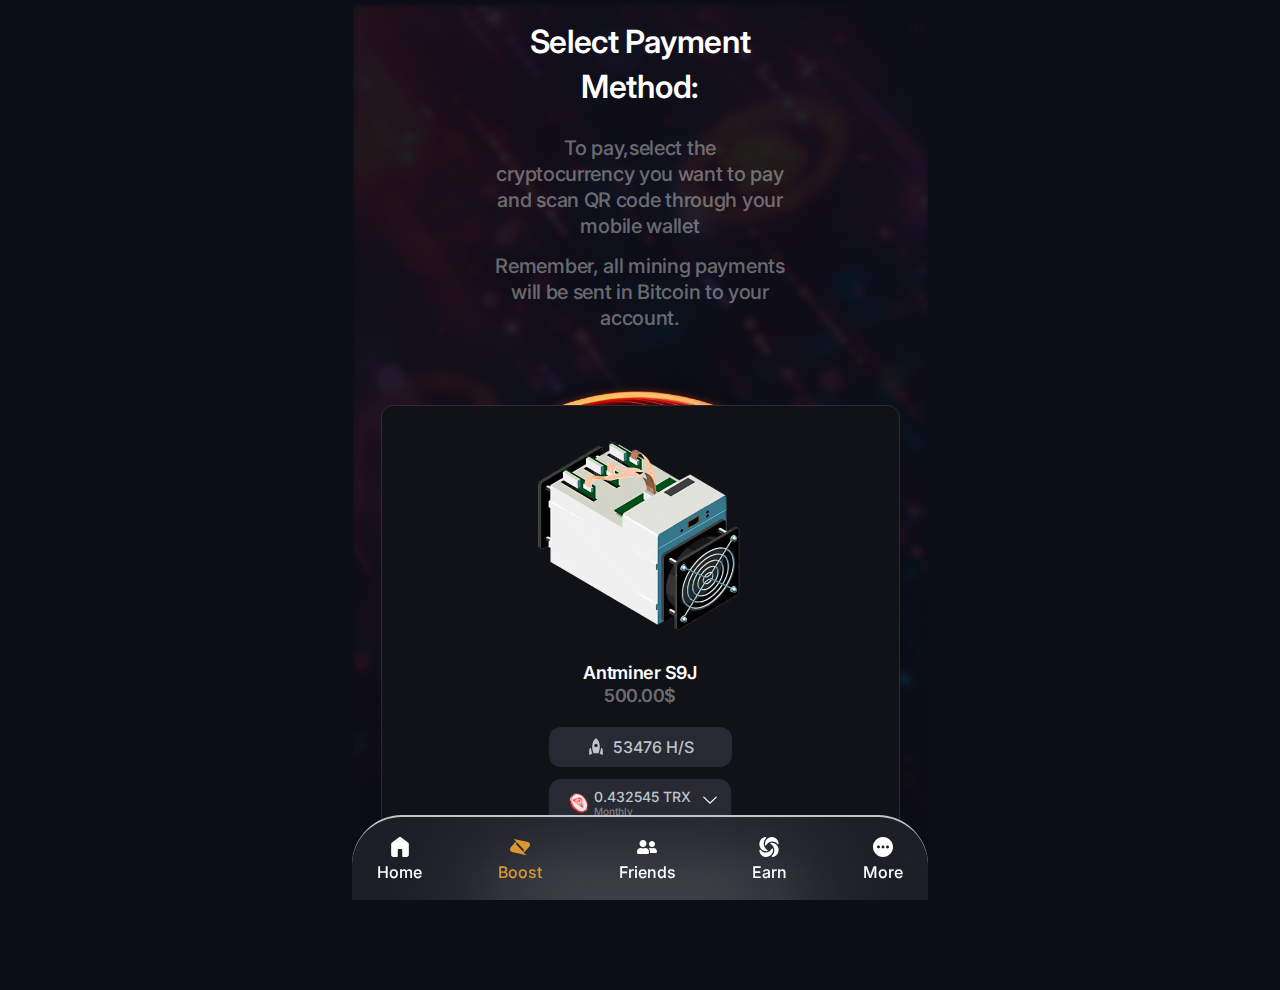
<file: payment.html>
<!DOCTYPE html>
<html lang="en">
<head>
    <meta charset="utf-8">
    <title>Mining</title>
    <meta name="viewport" content="width=device-width, initial-scale=1, maximum-scale=1, minimum-scale=1, user-scalable=no">
    <meta name="keywords" content="" />
    <meta name="description" content="" />
    <meta http-equiv="X-UA-Compatible" content="IE=edge" />
    <meta name="format-detection" content="telephone=no" />
    <meta name="format-detection" content="address=no" />
    <meta name="apple-mobile-web-app-capable" content="yes" />
    <meta name="apple-touch-fullscreen" content="yes" />
<link rel="icon" type="image/png" href="images/favicons/favicon-48x48.png" sizes="48x48" />
<link rel="icon" type="image/svg+xml" href="images/favicons/favicon.svg" />
<link rel="shortcut icon" href="images/favicons/favicon.ico" />
<link rel="apple-touch-icon" sizes="180x180" href="/apple-touch-icon.png" />
<link rel="manifest" href="/site.webmanifest" />
    <meta name="msapplication-TileColor" content="#da532c">
    <meta name="theme-color" content="#ffffff">
	 <link rel="stylesheet" href="css/base.css?332423">    	 
<link rel="preconnect" href="https://fonts.googleapis.com">
<link rel="preconnect" href="https://fonts.gstatic.com" crossorigin>
<link href="https://fonts.googleapis.com/css2?family=Inter:ital,opsz,wght@0,14..32,100..900;1,14..32,100..900&display=swap" rel="stylesheet">
</head>   
<body >  
 <div class="app__overflow">
	<div class="app__body">
 
		<div class="app__article">
			<div class="miner__body payment">
				<div class="mnb__header">
					<h1>Select Payment<br>Method:</h1>
					<p>To pay,select the<br> cryptocurrency you want to pay<br> and scan QR code through your<br> mobile wallet</p>
					<p>Remember, all mining payments<br> will be sent in Bitcoin to your<br> account.</p>
			 
				</div>
				<div class="mnb__inner">
					<ul class="miner__list">
						<li>
							<div class="miner__item">
								<div class="mi__header">
									<img src="images/process.png" alt="" />
									<h2>Antminer S9J<strong>500.00$</strong></h2>
									<div class="mi__hashrate">53476 H/S</div>
								</div>
<div class="mi__body">
    <div class="mib__list">
<ul class="mibl__list hidden">
    <li class="checked">
        <button>
            <img src="images/trx_coin.png" alt="coin" class="coin-icon">
            <div class="mib__details">
                <span class="coin-amount">0.432545 TRX</span>
                <small>Monthly</small>
            </div>
        </button>
        <button>
            <img src="images/trx_coin.png" alt="coin" class="coin-icon">
            <div class="mib__details">
                <span class="coin-amount-days">0.014418 TRX</span>
                <small>Days</small>
            </div>
        </button>
    </li>
    <li>
        <button class="coin-option btc__value" data-coin="BTC" data-icon="images/btc.png" data-amount="0.00691667 BTC">
            <img src="images/btc.png" alt="btc">
            <div class="mib__details">BTC</div>
        </button>
    </li>
    <li>
        <button class="coin-option ton__value" data-coin="TON" data-icon="images/ton.png" data-amount="99.43567925 TON">
            <img src="images/ton.png" alt="ton">
            <div class="mib__details">TON</div>
        </button>
    </li>
    <li>
        <button class="coin-option trx__value" data-coin="TRX" data-icon="images/trx_coin.png" data-amount="2983.66 TRX">
            <img src="images/trx_coin.png" alt="trx">
            <div class="mib__details">TRX</div>
        </button>
    </li>
</ul>
    </div>
    <div class="mib__bottom"><button id="price" onclick="location.href='payment.html'" tabindex="0">500</button></div>
</div>
							</div>
						</li>
	 
					</ul>
				</div>
			</div>
	 
		</div>
	</div>
<div class="navigation__bottom">
	<div class="navigation__cell">
		<ul class="nav__list">
			<li >
				<a href="index.html" class="nav__link">
					<i><svg width="23" height="26" viewBox="0 0 23 26" fill="none" xmlns="http://www.w3.org/2000/svg">
<path d="M0 23.0286V9.65714C0 9.18666 0.102062 8.74095 0.306187 8.32C0.510312 7.89905 0.791583 7.55238 1.15 7.28L9.775 0.594286C10.2781 0.198095 10.8531 0 11.5 0C12.1469 0 12.7219 0.198095 13.225 0.594286L21.85 7.28C22.2094 7.55238 22.4911 7.89905 22.6952 8.32C22.8994 8.74095 23.001 9.18666 23 9.65714V23.0286C23 23.8457 22.7182 24.5455 22.1547 25.1279C21.5912 25.7103 20.9147 26.001 20.125 26H15.8125C15.4052 26 15.064 25.8574 14.789 25.5721C14.514 25.2869 14.376 24.9342 14.375 24.5143V17.0857C14.375 16.6648 14.237 16.3121 13.961 16.0279C13.685 15.7436 13.3438 15.601 12.9375 15.6H10.0625C9.6552 15.6 9.31404 15.7426 9.039 16.0279C8.76396 16.3131 8.62596 16.6657 8.625 17.0857V24.5143C8.625 24.9352 8.487 25.2883 8.211 25.5736C7.935 25.8589 7.59383 26.001 7.1875 26H2.875C2.08437 26 1.40779 25.7093 0.845249 25.1279C0.282708 24.5465 0.000958333 23.8467 0 23.0286Z" fill="currentcolor"/></svg></i><span>Home</span>
				</a>
			</li>
 			<li  class="select">
				<a href="boost.html" class="nav__link">
					<i><svg width="32" height="26" viewBox="0 0 32 26" fill="none" xmlns="http://www.w3.org/2000/svg">
<path d="M21.0901 20.739C21.1691 20.6805 21.2421 20.6066 21.3091 20.5368C21.8579 19.9559 22.1649 19.1785 22.1649 18.3692C22.1649 17.56 21.8579 16.7826 21.3091 16.2016L10.9092 5.25378C10.5933 5.53028 10.3359 5.87026 10.1529 6.25275C9.96998 6.63525 9.8653 7.05215 9.84534 7.47776C9.82538 7.90337 9.89058 8.32867 10.0369 8.72743C10.1832 9.12619 10.4076 9.48996 10.6962 9.79631L21.0901 20.739ZM28.731 5.14191C29.5332 5.30779 30.2648 5.7265 30.824 6.33964C32.392 8.03411 32.392 10.7867 30.824 12.4812L23.4171 20.4835C22.9551 20.9708 22.3425 21.2785 21.6841 21.3538L26.089 26L3.27722 20.8571C2.4754 20.6872 1.74436 20.2671 1.18424 19.6542C-0.394747 17.9659 -0.394747 15.2123 1.18424 13.5075L8.58518 5.51549C9.04442 5.0234 9.65811 4.71338 10.3182 4.64004L5.9132 0L28.725 5.14294L28.731 5.14191Z" fill="currentcolor"/>
</svg>
</i><span>Boost</span>
				</a>
			</li>
 			<li>
				<a href="friends.html" class="nav__link">
					<i><svg width="37" height="26" viewBox="0 0 37 26" fill="none" xmlns="http://www.w3.org/2000/svg">
<path d="M11.1 13C14.6786 13 17.575 10.0924 17.575 6.5C17.575 2.90759 14.6786 0 11.1 0C7.52141 0 4.625 2.90759 4.625 6.5C4.625 10.0924 7.52141 13 11.1 13ZM15.54 14.8571H15.0602C13.8577 15.4375 12.5222 15.7857 11.1 15.7857C9.67781 15.7857 8.34813 15.4375 7.13984 14.8571H6.66C2.98312 14.8571 0 17.8518 0 21.5429V23.2143C0 24.7522 1.24297 26 2.775 26H19.425C20.957 26 22.2 24.7522 22.2 23.2143V21.5429C22.2 17.8518 19.2169 14.8571 15.54 14.8571ZM27.75 13C30.8141 13 33.3 10.5045 33.3 7.42857C33.3 4.35268 30.8141 1.85714 27.75 1.85714C24.6859 1.85714 22.2 4.35268 22.2 7.42857C22.2 10.5045 24.6859 13 27.75 13ZM30.525 14.8571H30.3053C29.5017 15.1357 28.6519 15.3214 27.75 15.3214C26.8481 15.3214 25.9983 15.1357 25.1947 14.8571H24.975C23.7956 14.8571 22.7087 15.1996 21.7548 15.7509C23.1655 17.2772 24.05 19.3027 24.05 21.5429V23.7714C24.05 23.8991 24.0211 24.021 24.0153 24.1429H34.225C35.757 24.1429 37 22.8951 37 21.3571C37 17.7647 34.1036 14.8571 30.525 14.8571Z" fill="currentcolor"/>
</svg>

</i><span>Friends</span>
				</a>
			</li>
 			<li >
				<a href="earn.html" class="nav__link">
					<i><svg width="25" height="26" viewBox="0 0 25 26" fill="none" xmlns="http://www.w3.org/2000/svg">
<path d="M19.3952 17.44C19.3986 18.7645 19.1284 20.0743 18.6032 21.28C18.078 22.4857 17.31 23.5592 16.3515 24.4273C15.7234 25.0035 16.1536 26.082 16.99 25.995C17.5493 25.9383 18.1026 25.8291 18.6431 25.6689C20.0946 25.2417 21.4141 24.4266 22.4713 23.3041C23.5285 22.1816 24.2868 20.7907 24.6712 19.2687C25.0368 17.8867 25.0914 16.4353 24.8306 15.0277C24.5699 13.6201 24.0009 12.2944 23.1681 11.1543C22.3353 10.0142 21.2612 9.0904 20.0298 8.45516C18.7983 7.81993 17.4428 7.49042 16.0692 7.49236C15.7055 7.49204 15.342 7.51382 14.9807 7.55759C14.1536 7.66631 13.9442 8.8198 14.6786 9.23402C17.4921 10.8126 19.3973 13.8926 19.3973 17.44H19.3952ZM8.23387 20.1721C6.96216 20.1761 5.7044 19.8955 4.5454 19.3492C3.38641 18.8029 2.35311 18.0036 1.51518 17.0052C0.961023 16.3529 -0.0754249 16.7986 0.00894922 17.6683C0.0636692 18.2502 0.168253 18.8259 0.321446 19.3883C1.14852 22.4574 3.51308 24.8524 6.47451 25.6569C12.4401 27.279 17.7973 22.6422 17.7973 16.7105C17.7973 16.33 17.7765 15.9495 17.7348 15.5799C17.6306 14.7188 16.5213 14.5014 16.1234 15.2646C15.3551 16.7496 14.2161 17.9899 12.827 18.8539C11.438 19.7179 9.85086 20.1734 8.23387 20.1721ZM5.60473 8.55997C5.60164 7.23529 5.8721 5.92548 6.3977 4.71972C6.92329 3.51397 7.69168 2.44058 8.65053 1.57267C9.27865 0.995382 8.84844 -0.0820114 8.01199 0.00496289C7.44986 0.062779 6.89317 0.168221 6.34743 0.320245C4.8973 0.749736 3.5792 1.56565 2.52267 2.68779C1.46614 3.80993 0.707548 5.19969 0.321446 6.72046C-0.0441631 8.10242 -0.0987245 9.55388 0.162023 10.9615C0.422771 12.3691 0.991769 13.6947 1.82458 14.8348C2.65738 15.975 3.73145 16.8987 4.96289 17.534C6.19433 18.1692 7.5498 18.4987 8.92344 18.4968C9.2901 18.4968 9.65677 18.475 10.012 18.4315C10.839 18.3228 11.0484 17.1682 10.3141 16.7551C8.89138 15.9628 7.70178 14.7818 6.87246 13.3383C6.04314 11.8948 5.60426 10.2431 5.60473 8.55997ZM16.7713 5.82789C18.043 5.82386 19.3007 6.10446 20.4597 6.65077C21.6187 7.19708 22.652 7.9964 23.49 8.99484C24.042 9.64715 25.0795 9.2014 24.9952 8.33166C24.9405 7.74939 24.8359 7.17342 24.6827 6.61066C23.8545 3.54155 21.49 1.14759 18.5275 0.341988C12.5724 -1.29095 7.21513 3.34586 7.21513 9.27751C7.21513 9.65802 7.23596 10.0385 7.27763 10.4093C7.38179 11.2692 8.49428 11.4867 8.89115 10.7245C9.65825 9.24201 10.7958 8.00401 12.1829 7.14204C13.57 6.28007 15.1548 5.82632 16.7692 5.82898L16.7713 5.82789Z" fill="currentcolor"/>
</svg>
</i><span>Earn</span>
				</a>
			</li>
 			<li>
				<a href="more.html" class="nav__link">
					<i><svg width="26" height="26" viewBox="0 0 26 26" fill="none" xmlns="http://www.w3.org/2000/svg">
<path fill-rule="evenodd" clip-rule="evenodd" d="M13 0C20.1799 0 26 5.8201 26 13C26 20.1799 20.1799 26 13 26C5.8201 26 0 20.1799 0 13C0 5.8201 5.8201 0 13 0ZM18.85 11.05C18.3328 11.05 17.8368 11.2554 17.4711 11.6211C17.1054 11.9868 16.9 12.4828 16.9 13C16.9 13.5172 17.1054 14.0132 17.4711 14.3789C17.8368 14.7446 18.3328 14.95 18.85 14.95C19.3672 14.95 19.8632 14.7446 20.2289 14.3789C20.5946 14.0132 20.8 13.5172 20.8 13C20.8 12.4828 20.5946 11.9868 20.2289 11.6211C19.8632 11.2554 19.3672 11.05 18.85 11.05ZM13 11.05C12.4828 11.05 11.9868 11.2554 11.6211 11.6211C11.2554 11.9868 11.05 12.4828 11.05 13C11.05 13.5172 11.2554 14.0132 11.6211 14.3789C11.9868 14.7446 12.4828 14.95 13 14.95C13.5172 14.95 14.0132 14.7446 14.3789 14.3789C14.7446 14.0132 14.95 13.5172 14.95 13C14.95 12.4828 14.7446 11.9868 14.3789 11.6211C14.0132 11.2554 13.5172 11.05 13 11.05ZM7.15 11.05C6.63283 11.05 6.13684 11.2554 5.77114 11.6211C5.40545 11.9868 5.2 12.4828 5.2 13C5.2 13.5172 5.40545 14.0132 5.77114 14.3789C6.13684 14.7446 6.63283 14.95 7.15 14.95C7.66717 14.95 8.16316 14.7446 8.52886 14.3789C8.89455 14.0132 9.1 13.5172 9.1 13C9.1 12.4828 8.89455 11.9868 8.52886 11.6211C8.16316 11.2554 7.66717 11.05 7.15 11.05Z" fill="currentcolor"/>
</svg>

</i><span>More</span>
				</a>
			</li>
		</ul>
	</div>
</div>
</div>
 
<script src="https://code.jquery.com/jquery-3.7.1.min.js"></script>
<script src="js/scripts.js"></script>
<script>
$(document).ready(function() {
    // Переключение видимости списка
    $(".checked").on("click", function(event) {
        event.stopPropagation();
        $(".mibl__list").toggleClass("hidden visible");
    });

    // Закрытие списка при клике вне его области
    $(document).on("click", function() {
        $(".mibl__list").removeClass("visible").addClass("hidden");
    });

    // Обновление информации в блоке .checked
    $(".coin-option").on("click", function() {
        let newIcon = $(this).data("icon");
        let newAmount = parseFloat($(this).data("amount").split(" ")[0]); // Извлечение суммы
        let newCoin = $(this).data("coin");

        // Обновление Monthly иконки и суммы
        $(".checked .coin-icon").attr("src", newIcon);
        $(".checked .coin-amount").text(newAmount + " " + newCoin);

        // Обновление Days суммы
        let dailyAmount = (newAmount / 30).toFixed(8); // Округление до 8 знаков
        $(".checked .coin-amount-days").text(dailyAmount + " " + newCoin);
    });
});
</script>
</body>
</html>
</file>
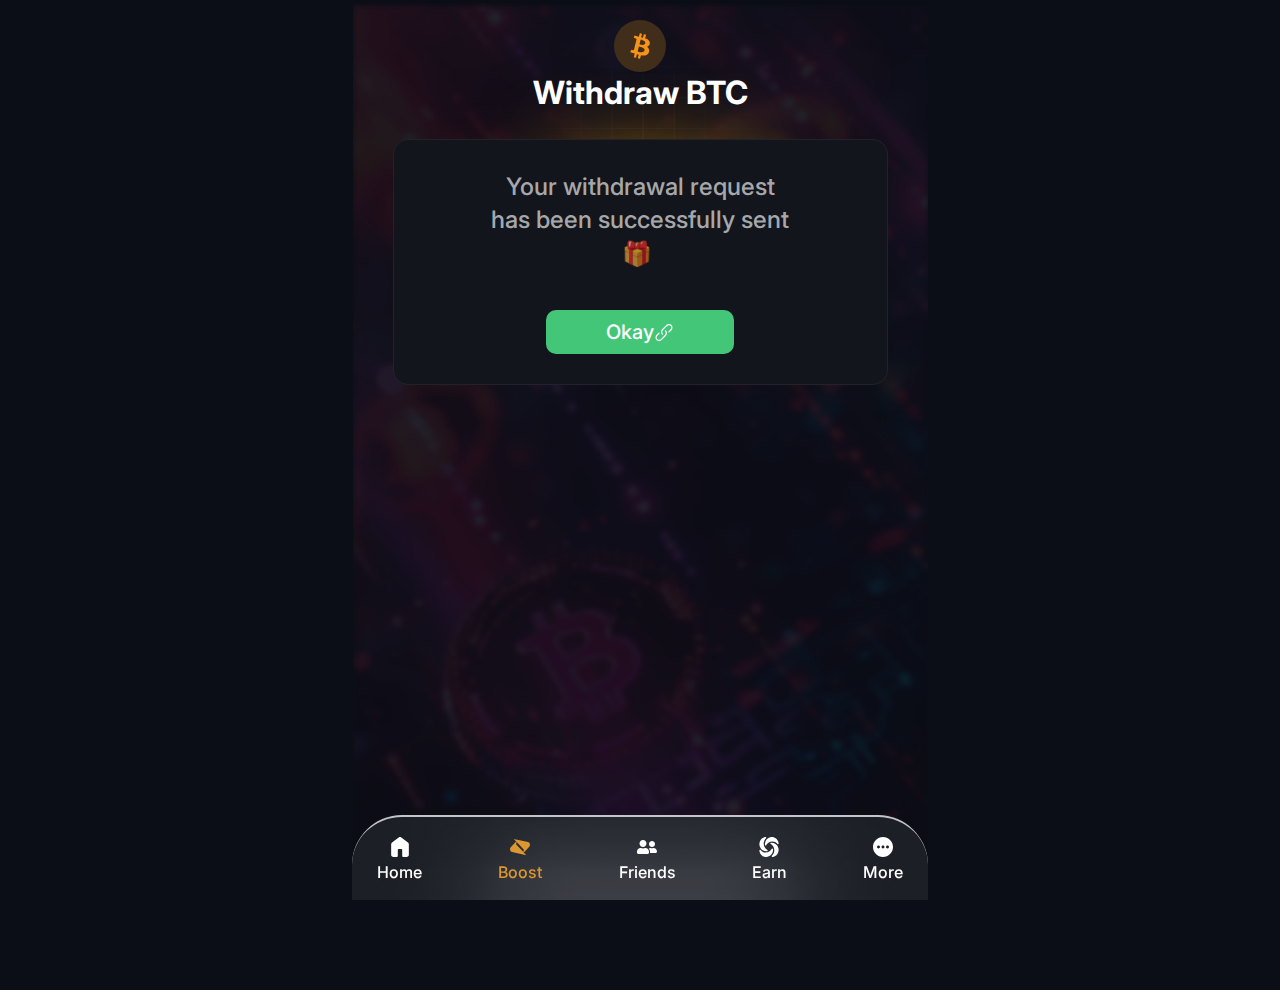
<file: success.html>
<!DOCTYPE html>
<html lang="en">
<head>
    <meta charset="utf-8">
    <title>Mining</title>
    <meta name="viewport" content="width=device-width, initial-scale=1, maximum-scale=1, minimum-scale=1, user-scalable=no">
    <meta name="keywords" content="" />
    <meta name="description" content="" />
    <meta http-equiv="X-UA-Compatible" content="IE=edge" />
    <meta name="format-detection" content="telephone=no" />
    <meta name="format-detection" content="address=no" />
    <meta name="apple-mobile-web-app-capable" content="yes" />
    <meta name="apple-touch-fullscreen" content="yes" />
<link rel="icon" type="image/png" href="images/favicons/favicon-48x48.png" sizes="48x48" />
<link rel="icon" type="image/svg+xml" href="images/favicons/favicon.svg" />
<link rel="shortcut icon" href="images/favicons/favicon.ico" />
<link rel="apple-touch-icon" sizes="180x180" href="/apple-touch-icon.png" />
<link rel="manifest" href="/site.webmanifest" />
    <meta name="msapplication-TileColor" content="#da532c">
    <meta name="theme-color" content="#ffffff">
	 <link rel="stylesheet" href="css/base.css?332423">    	 
<link rel="preconnect" href="https://fonts.googleapis.com">
<link rel="preconnect" href="https://fonts.gstatic.com" crossorigin>
<link href="https://fonts.googleapis.com/css2?family=Inter:ital,opsz,wght@0,14..32,100..900;1,14..32,100..900&display=swap" rel="stylesheet">
</head>   
<body >  
 <div class="app__overflow">
	<div class="app__body">
 
		<div class="app__article">
			<div class="withdraw__body">
				<div class="wb__header">
					<i class="wb__icon btc"></i>
					<h1>Withdraw BTC</h1>
				</div>
				<div class="wb__article success">
					<h2>Your withdrawal request<br>
has been successfully sent<Br>
🎁 </h2>
 <div class="wb__ok"><button id="ok">Okay</button></div>
				</div>
 
			</div>
	 
		</div>
	</div>
<div class="navigation__bottom">
	<div class="navigation__cell">
		<ul class="nav__list">
			<li >
				<a href="index.html" class="nav__link">
					<i><svg width="23" height="26" viewBox="0 0 23 26" fill="none" xmlns="http://www.w3.org/2000/svg">
<path d="M0 23.0286V9.65714C0 9.18666 0.102062 8.74095 0.306187 8.32C0.510312 7.89905 0.791583 7.55238 1.15 7.28L9.775 0.594286C10.2781 0.198095 10.8531 0 11.5 0C12.1469 0 12.7219 0.198095 13.225 0.594286L21.85 7.28C22.2094 7.55238 22.4911 7.89905 22.6952 8.32C22.8994 8.74095 23.001 9.18666 23 9.65714V23.0286C23 23.8457 22.7182 24.5455 22.1547 25.1279C21.5912 25.7103 20.9147 26.001 20.125 26H15.8125C15.4052 26 15.064 25.8574 14.789 25.5721C14.514 25.2869 14.376 24.9342 14.375 24.5143V17.0857C14.375 16.6648 14.237 16.3121 13.961 16.0279C13.685 15.7436 13.3438 15.601 12.9375 15.6H10.0625C9.6552 15.6 9.31404 15.7426 9.039 16.0279C8.76396 16.3131 8.62596 16.6657 8.625 17.0857V24.5143C8.625 24.9352 8.487 25.2883 8.211 25.5736C7.935 25.8589 7.59383 26.001 7.1875 26H2.875C2.08437 26 1.40779 25.7093 0.845249 25.1279C0.282708 24.5465 0.000958333 23.8467 0 23.0286Z" fill="currentcolor"/></svg></i><span>Home</span>
				</a>
			</li>
 			<li  class="select">
				<a href="boost.html" class="nav__link">
					<i><svg width="32" height="26" viewBox="0 0 32 26" fill="none" xmlns="http://www.w3.org/2000/svg">
<path d="M21.0901 20.739C21.1691 20.6805 21.2421 20.6066 21.3091 20.5368C21.8579 19.9559 22.1649 19.1785 22.1649 18.3692C22.1649 17.56 21.8579 16.7826 21.3091 16.2016L10.9092 5.25378C10.5933 5.53028 10.3359 5.87026 10.1529 6.25275C9.96998 6.63525 9.8653 7.05215 9.84534 7.47776C9.82538 7.90337 9.89058 8.32867 10.0369 8.72743C10.1832 9.12619 10.4076 9.48996 10.6962 9.79631L21.0901 20.739ZM28.731 5.14191C29.5332 5.30779 30.2648 5.7265 30.824 6.33964C32.392 8.03411 32.392 10.7867 30.824 12.4812L23.4171 20.4835C22.9551 20.9708 22.3425 21.2785 21.6841 21.3538L26.089 26L3.27722 20.8571C2.4754 20.6872 1.74436 20.2671 1.18424 19.6542C-0.394747 17.9659 -0.394747 15.2123 1.18424 13.5075L8.58518 5.51549C9.04442 5.0234 9.65811 4.71338 10.3182 4.64004L5.9132 0L28.725 5.14294L28.731 5.14191Z" fill="currentcolor"/>
</svg>
</i><span>Boost</span>
				</a>
			</li>
 			<li>
				<a href="friends.html" class="nav__link">
					<i><svg width="37" height="26" viewBox="0 0 37 26" fill="none" xmlns="http://www.w3.org/2000/svg">
<path d="M11.1 13C14.6786 13 17.575 10.0924 17.575 6.5C17.575 2.90759 14.6786 0 11.1 0C7.52141 0 4.625 2.90759 4.625 6.5C4.625 10.0924 7.52141 13 11.1 13ZM15.54 14.8571H15.0602C13.8577 15.4375 12.5222 15.7857 11.1 15.7857C9.67781 15.7857 8.34813 15.4375 7.13984 14.8571H6.66C2.98312 14.8571 0 17.8518 0 21.5429V23.2143C0 24.7522 1.24297 26 2.775 26H19.425C20.957 26 22.2 24.7522 22.2 23.2143V21.5429C22.2 17.8518 19.2169 14.8571 15.54 14.8571ZM27.75 13C30.8141 13 33.3 10.5045 33.3 7.42857C33.3 4.35268 30.8141 1.85714 27.75 1.85714C24.6859 1.85714 22.2 4.35268 22.2 7.42857C22.2 10.5045 24.6859 13 27.75 13ZM30.525 14.8571H30.3053C29.5017 15.1357 28.6519 15.3214 27.75 15.3214C26.8481 15.3214 25.9983 15.1357 25.1947 14.8571H24.975C23.7956 14.8571 22.7087 15.1996 21.7548 15.7509C23.1655 17.2772 24.05 19.3027 24.05 21.5429V23.7714C24.05 23.8991 24.0211 24.021 24.0153 24.1429H34.225C35.757 24.1429 37 22.8951 37 21.3571C37 17.7647 34.1036 14.8571 30.525 14.8571Z" fill="currentcolor"/>
</svg>

</i><span>Friends</span>
				</a>
			</li>
 			<li >
				<a href="earn.html" class="nav__link">
					<i><svg width="25" height="26" viewBox="0 0 25 26" fill="none" xmlns="http://www.w3.org/2000/svg">
<path d="M19.3952 17.44C19.3986 18.7645 19.1284 20.0743 18.6032 21.28C18.078 22.4857 17.31 23.5592 16.3515 24.4273C15.7234 25.0035 16.1536 26.082 16.99 25.995C17.5493 25.9383 18.1026 25.8291 18.6431 25.6689C20.0946 25.2417 21.4141 24.4266 22.4713 23.3041C23.5285 22.1816 24.2868 20.7907 24.6712 19.2687C25.0368 17.8867 25.0914 16.4353 24.8306 15.0277C24.5699 13.6201 24.0009 12.2944 23.1681 11.1543C22.3353 10.0142 21.2612 9.0904 20.0298 8.45516C18.7983 7.81993 17.4428 7.49042 16.0692 7.49236C15.7055 7.49204 15.342 7.51382 14.9807 7.55759C14.1536 7.66631 13.9442 8.8198 14.6786 9.23402C17.4921 10.8126 19.3973 13.8926 19.3973 17.44H19.3952ZM8.23387 20.1721C6.96216 20.1761 5.7044 19.8955 4.5454 19.3492C3.38641 18.8029 2.35311 18.0036 1.51518 17.0052C0.961023 16.3529 -0.0754249 16.7986 0.00894922 17.6683C0.0636692 18.2502 0.168253 18.8259 0.321446 19.3883C1.14852 22.4574 3.51308 24.8524 6.47451 25.6569C12.4401 27.279 17.7973 22.6422 17.7973 16.7105C17.7973 16.33 17.7765 15.9495 17.7348 15.5799C17.6306 14.7188 16.5213 14.5014 16.1234 15.2646C15.3551 16.7496 14.2161 17.9899 12.827 18.8539C11.438 19.7179 9.85086 20.1734 8.23387 20.1721ZM5.60473 8.55997C5.60164 7.23529 5.8721 5.92548 6.3977 4.71972C6.92329 3.51397 7.69168 2.44058 8.65053 1.57267C9.27865 0.995382 8.84844 -0.0820114 8.01199 0.00496289C7.44986 0.062779 6.89317 0.168221 6.34743 0.320245C4.8973 0.749736 3.5792 1.56565 2.52267 2.68779C1.46614 3.80993 0.707548 5.19969 0.321446 6.72046C-0.0441631 8.10242 -0.0987245 9.55388 0.162023 10.9615C0.422771 12.3691 0.991769 13.6947 1.82458 14.8348C2.65738 15.975 3.73145 16.8987 4.96289 17.534C6.19433 18.1692 7.5498 18.4987 8.92344 18.4968C9.2901 18.4968 9.65677 18.475 10.012 18.4315C10.839 18.3228 11.0484 17.1682 10.3141 16.7551C8.89138 15.9628 7.70178 14.7818 6.87246 13.3383C6.04314 11.8948 5.60426 10.2431 5.60473 8.55997ZM16.7713 5.82789C18.043 5.82386 19.3007 6.10446 20.4597 6.65077C21.6187 7.19708 22.652 7.9964 23.49 8.99484C24.042 9.64715 25.0795 9.2014 24.9952 8.33166C24.9405 7.74939 24.8359 7.17342 24.6827 6.61066C23.8545 3.54155 21.49 1.14759 18.5275 0.341988C12.5724 -1.29095 7.21513 3.34586 7.21513 9.27751C7.21513 9.65802 7.23596 10.0385 7.27763 10.4093C7.38179 11.2692 8.49428 11.4867 8.89115 10.7245C9.65825 9.24201 10.7958 8.00401 12.1829 7.14204C13.57 6.28007 15.1548 5.82632 16.7692 5.82898L16.7713 5.82789Z" fill="currentcolor"/>
</svg>
</i><span>Earn</span>
				</a>
			</li>
 			<li>
				<a href="more.html" class="nav__link">
					<i><svg width="26" height="26" viewBox="0 0 26 26" fill="none" xmlns="http://www.w3.org/2000/svg">
<path fill-rule="evenodd" clip-rule="evenodd" d="M13 0C20.1799 0 26 5.8201 26 13C26 20.1799 20.1799 26 13 26C5.8201 26 0 20.1799 0 13C0 5.8201 5.8201 0 13 0ZM18.85 11.05C18.3328 11.05 17.8368 11.2554 17.4711 11.6211C17.1054 11.9868 16.9 12.4828 16.9 13C16.9 13.5172 17.1054 14.0132 17.4711 14.3789C17.8368 14.7446 18.3328 14.95 18.85 14.95C19.3672 14.95 19.8632 14.7446 20.2289 14.3789C20.5946 14.0132 20.8 13.5172 20.8 13C20.8 12.4828 20.5946 11.9868 20.2289 11.6211C19.8632 11.2554 19.3672 11.05 18.85 11.05ZM13 11.05C12.4828 11.05 11.9868 11.2554 11.6211 11.6211C11.2554 11.9868 11.05 12.4828 11.05 13C11.05 13.5172 11.2554 14.0132 11.6211 14.3789C11.9868 14.7446 12.4828 14.95 13 14.95C13.5172 14.95 14.0132 14.7446 14.3789 14.3789C14.7446 14.0132 14.95 13.5172 14.95 13C14.95 12.4828 14.7446 11.9868 14.3789 11.6211C14.0132 11.2554 13.5172 11.05 13 11.05ZM7.15 11.05C6.63283 11.05 6.13684 11.2554 5.77114 11.6211C5.40545 11.9868 5.2 12.4828 5.2 13C5.2 13.5172 5.40545 14.0132 5.77114 14.3789C6.13684 14.7446 6.63283 14.95 7.15 14.95C7.66717 14.95 8.16316 14.7446 8.52886 14.3789C8.89455 14.0132 9.1 13.5172 9.1 13C9.1 12.4828 8.89455 11.9868 8.52886 11.6211C8.16316 11.2554 7.66717 11.05 7.15 11.05Z" fill="currentcolor"/>
</svg>

</i><span>More</span>
				</a>
			</li>
		</ul>
	</div>
</div>
</div>
 
<script src="https://code.jquery.com/jquery-3.7.1.min.js"></script>
<script src="js/scripts.js"></script>
</body>
</html>
</file>
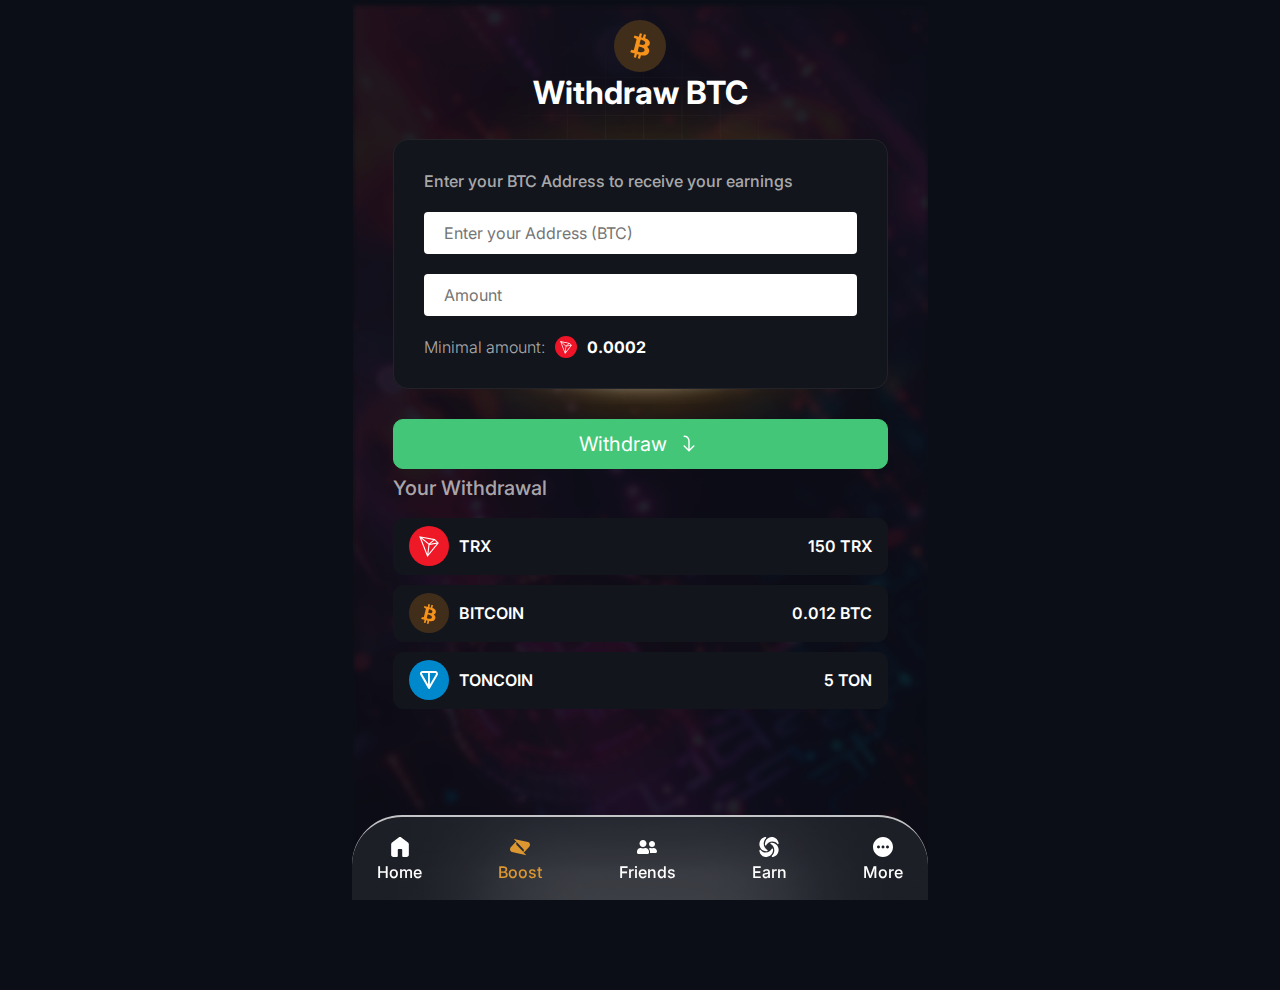
<file: withdraw.html>
<!DOCTYPE html>
<html lang="en">
<head>
    <meta charset="utf-8">
    <title>Mining</title>
    <meta name="viewport" content="width=device-width, initial-scale=1, maximum-scale=1, minimum-scale=1, user-scalable=no">
    <meta name="keywords" content="" />
    <meta name="description" content="" />
    <meta http-equiv="X-UA-Compatible" content="IE=edge" />
    <meta name="format-detection" content="telephone=no" />
    <meta name="format-detection" content="address=no" />
    <meta name="apple-mobile-web-app-capable" content="yes" />
    <meta name="apple-touch-fullscreen" content="yes" />
<link rel="icon" type="image/png" href="images/favicons/favicon-48x48.png" sizes="48x48" />
<link rel="icon" type="image/svg+xml" href="images/favicons/favicon.svg" />
<link rel="shortcut icon" href="images/favicons/favicon.ico" />
<link rel="apple-touch-icon" sizes="180x180" href="/apple-touch-icon.png" />
<link rel="manifest" href="/site.webmanifest" />
    <meta name="msapplication-TileColor" content="#da532c">
    <meta name="theme-color" content="#ffffff">
	 <link rel="stylesheet" href="css/base.css?332423">    	 
<link rel="preconnect" href="https://fonts.googleapis.com">
<link rel="preconnect" href="https://fonts.gstatic.com" crossorigin>
<link href="https://fonts.googleapis.com/css2?family=Inter:ital,opsz,wght@0,14..32,100..900;1,14..32,100..900&display=swap" rel="stylesheet">
</head>   
<body >  
 <div class="app__overflow">
	<div class="app__body">
 
		<div class="app__article">
			<div class="withdraw__body">
				<div class="wb__header">
					<i class="wb__icon btc"></i>
					<h1>Withdraw BTC</h1>
				</div>
				<div class="wb__article">
					<h2>Enter your BTC Address to receive your earnings</h2>
					<div class="wb__row">
						<input type="text" value="" placeholder="Enter your Address (BTC)" />
					</div>
					<div class="wb__row">
						<input type="text" value="" placeholder="Amount " />
					</div>
					<div class="wb__minimal">
						Minimal amount: <strong><i class="trx"></i>0.0002</strong>
					</div>
				</div>
				<div class="wb__bottom tablo__bottom">
<button id="withdraw" onclick="location.href='success.html'">Withdraw</button>
				</div>
			</div>
			<div class="wb__downbox">
				<h3>Your Withdrawal</h3>
				<ul class="wb__list">
					<li>
						<button class="wb__coin">
							<div class="wb__info"><i class="trx"></i> TRX</div>
							150 TRX
						</button>
					</li>
					<li>
						<button class="wb__coin">
							<div class="wb__info"><i class="btc"></i> BITCOIN</div>
							0.012 BTC
						</button>
					</li>
					<li>
						<button class="wb__coin">
							<div class="wb__info"><i class="ton"></i> TONCOIN</div>
							5 TON
						</button>
					</li>
				</ul>
			</div>
		</div>
	</div>
<div class="navigation__bottom">
	<div class="navigation__cell">
		<ul class="nav__list">
			<li >
				<a href="index.html" class="nav__link">
					<i><svg width="23" height="26" viewBox="0 0 23 26" fill="none" xmlns="http://www.w3.org/2000/svg">
<path d="M0 23.0286V9.65714C0 9.18666 0.102062 8.74095 0.306187 8.32C0.510312 7.89905 0.791583 7.55238 1.15 7.28L9.775 0.594286C10.2781 0.198095 10.8531 0 11.5 0C12.1469 0 12.7219 0.198095 13.225 0.594286L21.85 7.28C22.2094 7.55238 22.4911 7.89905 22.6952 8.32C22.8994 8.74095 23.001 9.18666 23 9.65714V23.0286C23 23.8457 22.7182 24.5455 22.1547 25.1279C21.5912 25.7103 20.9147 26.001 20.125 26H15.8125C15.4052 26 15.064 25.8574 14.789 25.5721C14.514 25.2869 14.376 24.9342 14.375 24.5143V17.0857C14.375 16.6648 14.237 16.3121 13.961 16.0279C13.685 15.7436 13.3438 15.601 12.9375 15.6H10.0625C9.6552 15.6 9.31404 15.7426 9.039 16.0279C8.76396 16.3131 8.62596 16.6657 8.625 17.0857V24.5143C8.625 24.9352 8.487 25.2883 8.211 25.5736C7.935 25.8589 7.59383 26.001 7.1875 26H2.875C2.08437 26 1.40779 25.7093 0.845249 25.1279C0.282708 24.5465 0.000958333 23.8467 0 23.0286Z" fill="currentcolor"/></svg></i><span>Home</span>
				</a>
			</li>
 			<li  class="select">
				<a href="boost.html" class="nav__link">
					<i><svg width="32" height="26" viewBox="0 0 32 26" fill="none" xmlns="http://www.w3.org/2000/svg">
<path d="M21.0901 20.739C21.1691 20.6805 21.2421 20.6066 21.3091 20.5368C21.8579 19.9559 22.1649 19.1785 22.1649 18.3692C22.1649 17.56 21.8579 16.7826 21.3091 16.2016L10.9092 5.25378C10.5933 5.53028 10.3359 5.87026 10.1529 6.25275C9.96998 6.63525 9.8653 7.05215 9.84534 7.47776C9.82538 7.90337 9.89058 8.32867 10.0369 8.72743C10.1832 9.12619 10.4076 9.48996 10.6962 9.79631L21.0901 20.739ZM28.731 5.14191C29.5332 5.30779 30.2648 5.7265 30.824 6.33964C32.392 8.03411 32.392 10.7867 30.824 12.4812L23.4171 20.4835C22.9551 20.9708 22.3425 21.2785 21.6841 21.3538L26.089 26L3.27722 20.8571C2.4754 20.6872 1.74436 20.2671 1.18424 19.6542C-0.394747 17.9659 -0.394747 15.2123 1.18424 13.5075L8.58518 5.51549C9.04442 5.0234 9.65811 4.71338 10.3182 4.64004L5.9132 0L28.725 5.14294L28.731 5.14191Z" fill="currentcolor"/>
</svg>
</i><span>Boost</span>
				</a>
			</li>
 			<li>
				<a href="friends.html" class="nav__link">
					<i><svg width="37" height="26" viewBox="0 0 37 26" fill="none" xmlns="http://www.w3.org/2000/svg">
<path d="M11.1 13C14.6786 13 17.575 10.0924 17.575 6.5C17.575 2.90759 14.6786 0 11.1 0C7.52141 0 4.625 2.90759 4.625 6.5C4.625 10.0924 7.52141 13 11.1 13ZM15.54 14.8571H15.0602C13.8577 15.4375 12.5222 15.7857 11.1 15.7857C9.67781 15.7857 8.34813 15.4375 7.13984 14.8571H6.66C2.98312 14.8571 0 17.8518 0 21.5429V23.2143C0 24.7522 1.24297 26 2.775 26H19.425C20.957 26 22.2 24.7522 22.2 23.2143V21.5429C22.2 17.8518 19.2169 14.8571 15.54 14.8571ZM27.75 13C30.8141 13 33.3 10.5045 33.3 7.42857C33.3 4.35268 30.8141 1.85714 27.75 1.85714C24.6859 1.85714 22.2 4.35268 22.2 7.42857C22.2 10.5045 24.6859 13 27.75 13ZM30.525 14.8571H30.3053C29.5017 15.1357 28.6519 15.3214 27.75 15.3214C26.8481 15.3214 25.9983 15.1357 25.1947 14.8571H24.975C23.7956 14.8571 22.7087 15.1996 21.7548 15.7509C23.1655 17.2772 24.05 19.3027 24.05 21.5429V23.7714C24.05 23.8991 24.0211 24.021 24.0153 24.1429H34.225C35.757 24.1429 37 22.8951 37 21.3571C37 17.7647 34.1036 14.8571 30.525 14.8571Z" fill="currentcolor"/>
</svg>

</i><span>Friends</span>
				</a>
			</li>
 			<li >
				<a href="earn.html" class="nav__link">
					<i><svg width="25" height="26" viewBox="0 0 25 26" fill="none" xmlns="http://www.w3.org/2000/svg">
<path d="M19.3952 17.44C19.3986 18.7645 19.1284 20.0743 18.6032 21.28C18.078 22.4857 17.31 23.5592 16.3515 24.4273C15.7234 25.0035 16.1536 26.082 16.99 25.995C17.5493 25.9383 18.1026 25.8291 18.6431 25.6689C20.0946 25.2417 21.4141 24.4266 22.4713 23.3041C23.5285 22.1816 24.2868 20.7907 24.6712 19.2687C25.0368 17.8867 25.0914 16.4353 24.8306 15.0277C24.5699 13.6201 24.0009 12.2944 23.1681 11.1543C22.3353 10.0142 21.2612 9.0904 20.0298 8.45516C18.7983 7.81993 17.4428 7.49042 16.0692 7.49236C15.7055 7.49204 15.342 7.51382 14.9807 7.55759C14.1536 7.66631 13.9442 8.8198 14.6786 9.23402C17.4921 10.8126 19.3973 13.8926 19.3973 17.44H19.3952ZM8.23387 20.1721C6.96216 20.1761 5.7044 19.8955 4.5454 19.3492C3.38641 18.8029 2.35311 18.0036 1.51518 17.0052C0.961023 16.3529 -0.0754249 16.7986 0.00894922 17.6683C0.0636692 18.2502 0.168253 18.8259 0.321446 19.3883C1.14852 22.4574 3.51308 24.8524 6.47451 25.6569C12.4401 27.279 17.7973 22.6422 17.7973 16.7105C17.7973 16.33 17.7765 15.9495 17.7348 15.5799C17.6306 14.7188 16.5213 14.5014 16.1234 15.2646C15.3551 16.7496 14.2161 17.9899 12.827 18.8539C11.438 19.7179 9.85086 20.1734 8.23387 20.1721ZM5.60473 8.55997C5.60164 7.23529 5.8721 5.92548 6.3977 4.71972C6.92329 3.51397 7.69168 2.44058 8.65053 1.57267C9.27865 0.995382 8.84844 -0.0820114 8.01199 0.00496289C7.44986 0.062779 6.89317 0.168221 6.34743 0.320245C4.8973 0.749736 3.5792 1.56565 2.52267 2.68779C1.46614 3.80993 0.707548 5.19969 0.321446 6.72046C-0.0441631 8.10242 -0.0987245 9.55388 0.162023 10.9615C0.422771 12.3691 0.991769 13.6947 1.82458 14.8348C2.65738 15.975 3.73145 16.8987 4.96289 17.534C6.19433 18.1692 7.5498 18.4987 8.92344 18.4968C9.2901 18.4968 9.65677 18.475 10.012 18.4315C10.839 18.3228 11.0484 17.1682 10.3141 16.7551C8.89138 15.9628 7.70178 14.7818 6.87246 13.3383C6.04314 11.8948 5.60426 10.2431 5.60473 8.55997ZM16.7713 5.82789C18.043 5.82386 19.3007 6.10446 20.4597 6.65077C21.6187 7.19708 22.652 7.9964 23.49 8.99484C24.042 9.64715 25.0795 9.2014 24.9952 8.33166C24.9405 7.74939 24.8359 7.17342 24.6827 6.61066C23.8545 3.54155 21.49 1.14759 18.5275 0.341988C12.5724 -1.29095 7.21513 3.34586 7.21513 9.27751C7.21513 9.65802 7.23596 10.0385 7.27763 10.4093C7.38179 11.2692 8.49428 11.4867 8.89115 10.7245C9.65825 9.24201 10.7958 8.00401 12.1829 7.14204C13.57 6.28007 15.1548 5.82632 16.7692 5.82898L16.7713 5.82789Z" fill="currentcolor"/>
</svg>
</i><span>Earn</span>
				</a>
			</li>
 			<li>
				<a href="more.html" class="nav__link">
					<i><svg width="26" height="26" viewBox="0 0 26 26" fill="none" xmlns="http://www.w3.org/2000/svg">
<path fill-rule="evenodd" clip-rule="evenodd" d="M13 0C20.1799 0 26 5.8201 26 13C26 20.1799 20.1799 26 13 26C5.8201 26 0 20.1799 0 13C0 5.8201 5.8201 0 13 0ZM18.85 11.05C18.3328 11.05 17.8368 11.2554 17.4711 11.6211C17.1054 11.9868 16.9 12.4828 16.9 13C16.9 13.5172 17.1054 14.0132 17.4711 14.3789C17.8368 14.7446 18.3328 14.95 18.85 14.95C19.3672 14.95 19.8632 14.7446 20.2289 14.3789C20.5946 14.0132 20.8 13.5172 20.8 13C20.8 12.4828 20.5946 11.9868 20.2289 11.6211C19.8632 11.2554 19.3672 11.05 18.85 11.05ZM13 11.05C12.4828 11.05 11.9868 11.2554 11.6211 11.6211C11.2554 11.9868 11.05 12.4828 11.05 13C11.05 13.5172 11.2554 14.0132 11.6211 14.3789C11.9868 14.7446 12.4828 14.95 13 14.95C13.5172 14.95 14.0132 14.7446 14.3789 14.3789C14.7446 14.0132 14.95 13.5172 14.95 13C14.95 12.4828 14.7446 11.9868 14.3789 11.6211C14.0132 11.2554 13.5172 11.05 13 11.05ZM7.15 11.05C6.63283 11.05 6.13684 11.2554 5.77114 11.6211C5.40545 11.9868 5.2 12.4828 5.2 13C5.2 13.5172 5.40545 14.0132 5.77114 14.3789C6.13684 14.7446 6.63283 14.95 7.15 14.95C7.66717 14.95 8.16316 14.7446 8.52886 14.3789C8.89455 14.0132 9.1 13.5172 9.1 13C9.1 12.4828 8.89455 11.9868 8.52886 11.6211C8.16316 11.2554 7.66717 11.05 7.15 11.05Z" fill="currentcolor"/>
</svg>

</i><span>More</span>
				</a>
			</li>
		</ul>
	</div>
</div>
</div>
 
<script src="https://code.jquery.com/jquery-3.7.1.min.js"></script>
<script src="js/scripts.js"></script>
</body>
</html>
</file>
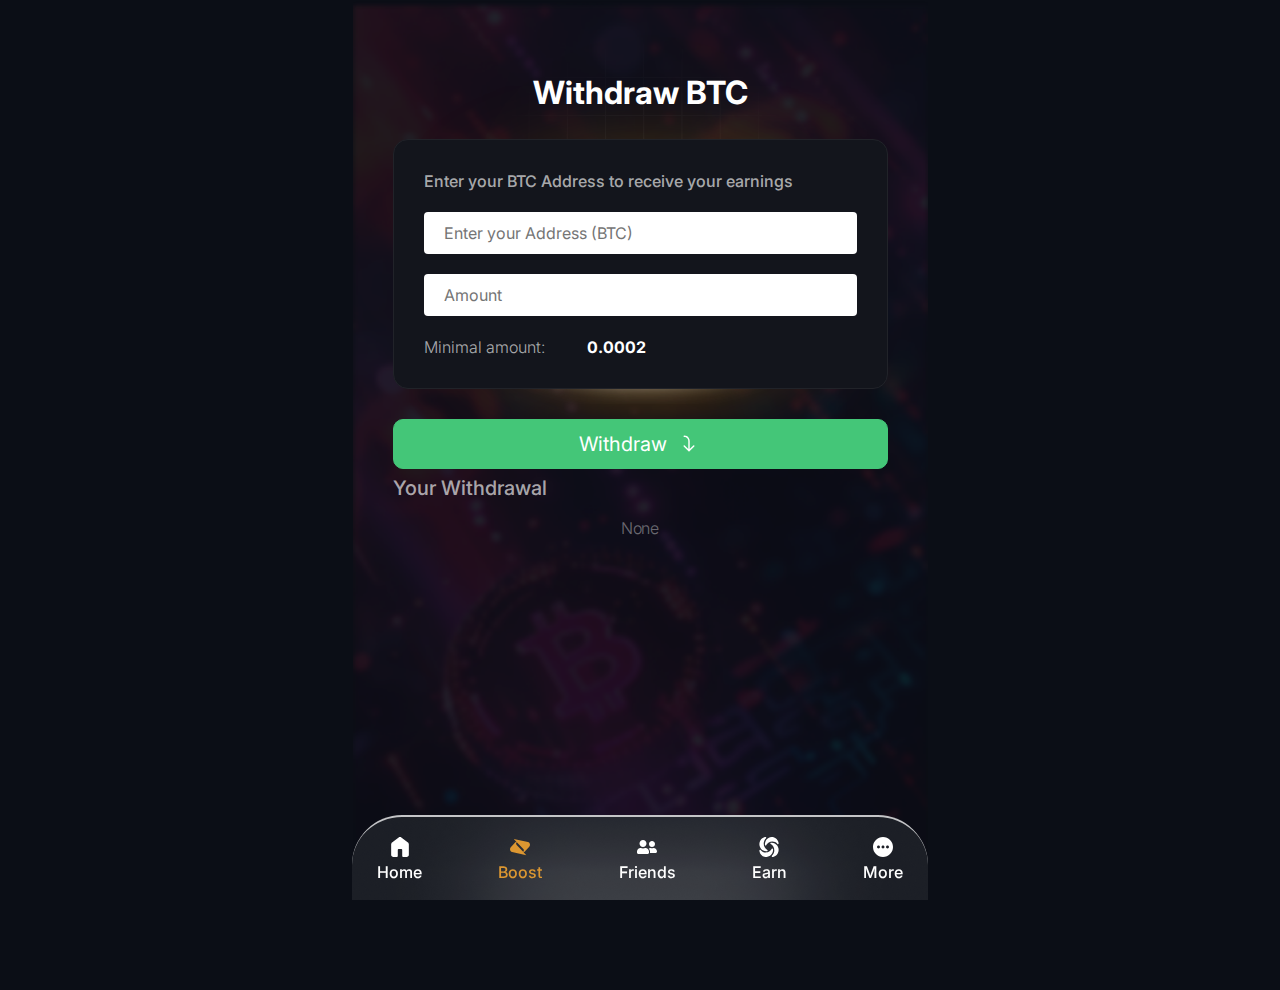
<file: withdraw_empty.html>
<!DOCTYPE html>
<html lang="en">
<head>
    <meta charset="utf-8">
    <title>Mining</title>
    <meta name="viewport" content="width=device-width, initial-scale=1, maximum-scale=1, minimum-scale=1, user-scalable=no">
    <meta name="keywords" content="" />
    <meta name="description" content="" />
    <meta http-equiv="X-UA-Compatible" content="IE=edge" />
    <meta name="format-detection" content="telephone=no" />
    <meta name="format-detection" content="address=no" />
    <meta name="apple-mobile-web-app-capable" content="yes" />
    <meta name="apple-touch-fullscreen" content="yes" />
<link rel="icon" type="image/png" href="images/favicons/favicon-48x48.png" sizes="48x48" />
<link rel="icon" type="image/svg+xml" href="images/favicons/favicon.svg" />
<link rel="shortcut icon" href="images/favicons/favicon.ico" />
<link rel="apple-touch-icon" sizes="180x180" href="/apple-touch-icon.png" />
<link rel="manifest" href="/site.webmanifest" />
    <meta name="msapplication-TileColor" content="#da532c">
    <meta name="theme-color" content="#ffffff">
	 <link rel="stylesheet" href="css/base.css?332423">    	 
<link rel="preconnect" href="https://fonts.googleapis.com">
<link rel="preconnect" href="https://fonts.gstatic.com" crossorigin>
<link href="https://fonts.googleapis.com/css2?family=Inter:ital,opsz,wght@0,14..32,100..900;1,14..32,100..900&display=swap" rel="stylesheet">
</head>   
<body >  
 <div class="app__overflow">
	<div class="app__body">
 
		<div class="app__article">
			<div class="withdraw__body">
				<div class="wb__header">
					<i class="wb__icon"></i>
					<h1>Withdraw BTC</h1>
				</div>
				<div class="wb__article">
					<h2>Enter your BTC Address to receive your earnings</h2>
					<div class="wb__row">
						<input type="text" value="" placeholder="Enter your Address (BTC)" />
					</div>
					<div class="wb__row">
						<input type="text" value="" placeholder="Amount " />
					</div>
					<div class="wb__minimal">
						Minimal amount: <strong><i></i>0.0002</strong>
					</div>
				</div>
				<div class="wb__bottom tablo__bottom">
					<button id="withdraw">Withdraw</button>
				</div>
			</div>
			<div class="wb__downbox">
				<h3>Your Withdrawal</h3>
				<p>None</p>
			</div>
		</div>
	</div>
<div class="navigation__bottom">
	<div class="navigation__cell">
		<ul class="nav__list">
			<li >
				<a href="index.html" class="nav__link">
					<i><svg width="23" height="26" viewBox="0 0 23 26" fill="none" xmlns="http://www.w3.org/2000/svg">
<path d="M0 23.0286V9.65714C0 9.18666 0.102062 8.74095 0.306187 8.32C0.510312 7.89905 0.791583 7.55238 1.15 7.28L9.775 0.594286C10.2781 0.198095 10.8531 0 11.5 0C12.1469 0 12.7219 0.198095 13.225 0.594286L21.85 7.28C22.2094 7.55238 22.4911 7.89905 22.6952 8.32C22.8994 8.74095 23.001 9.18666 23 9.65714V23.0286C23 23.8457 22.7182 24.5455 22.1547 25.1279C21.5912 25.7103 20.9147 26.001 20.125 26H15.8125C15.4052 26 15.064 25.8574 14.789 25.5721C14.514 25.2869 14.376 24.9342 14.375 24.5143V17.0857C14.375 16.6648 14.237 16.3121 13.961 16.0279C13.685 15.7436 13.3438 15.601 12.9375 15.6H10.0625C9.6552 15.6 9.31404 15.7426 9.039 16.0279C8.76396 16.3131 8.62596 16.6657 8.625 17.0857V24.5143C8.625 24.9352 8.487 25.2883 8.211 25.5736C7.935 25.8589 7.59383 26.001 7.1875 26H2.875C2.08437 26 1.40779 25.7093 0.845249 25.1279C0.282708 24.5465 0.000958333 23.8467 0 23.0286Z" fill="currentcolor"/></svg></i><span>Home</span>
				</a>
			</li>
 			<li  class="select">
				<a href="boost.html" class="nav__link">
					<i><svg width="32" height="26" viewBox="0 0 32 26" fill="none" xmlns="http://www.w3.org/2000/svg">
<path d="M21.0901 20.739C21.1691 20.6805 21.2421 20.6066 21.3091 20.5368C21.8579 19.9559 22.1649 19.1785 22.1649 18.3692C22.1649 17.56 21.8579 16.7826 21.3091 16.2016L10.9092 5.25378C10.5933 5.53028 10.3359 5.87026 10.1529 6.25275C9.96998 6.63525 9.8653 7.05215 9.84534 7.47776C9.82538 7.90337 9.89058 8.32867 10.0369 8.72743C10.1832 9.12619 10.4076 9.48996 10.6962 9.79631L21.0901 20.739ZM28.731 5.14191C29.5332 5.30779 30.2648 5.7265 30.824 6.33964C32.392 8.03411 32.392 10.7867 30.824 12.4812L23.4171 20.4835C22.9551 20.9708 22.3425 21.2785 21.6841 21.3538L26.089 26L3.27722 20.8571C2.4754 20.6872 1.74436 20.2671 1.18424 19.6542C-0.394747 17.9659 -0.394747 15.2123 1.18424 13.5075L8.58518 5.51549C9.04442 5.0234 9.65811 4.71338 10.3182 4.64004L5.9132 0L28.725 5.14294L28.731 5.14191Z" fill="currentcolor"/>
</svg>
</i><span>Boost</span>
				</a>
			</li>
 			<li>
				<a href="friends.html" class="nav__link">
					<i><svg width="37" height="26" viewBox="0 0 37 26" fill="none" xmlns="http://www.w3.org/2000/svg">
<path d="M11.1 13C14.6786 13 17.575 10.0924 17.575 6.5C17.575 2.90759 14.6786 0 11.1 0C7.52141 0 4.625 2.90759 4.625 6.5C4.625 10.0924 7.52141 13 11.1 13ZM15.54 14.8571H15.0602C13.8577 15.4375 12.5222 15.7857 11.1 15.7857C9.67781 15.7857 8.34813 15.4375 7.13984 14.8571H6.66C2.98312 14.8571 0 17.8518 0 21.5429V23.2143C0 24.7522 1.24297 26 2.775 26H19.425C20.957 26 22.2 24.7522 22.2 23.2143V21.5429C22.2 17.8518 19.2169 14.8571 15.54 14.8571ZM27.75 13C30.8141 13 33.3 10.5045 33.3 7.42857C33.3 4.35268 30.8141 1.85714 27.75 1.85714C24.6859 1.85714 22.2 4.35268 22.2 7.42857C22.2 10.5045 24.6859 13 27.75 13ZM30.525 14.8571H30.3053C29.5017 15.1357 28.6519 15.3214 27.75 15.3214C26.8481 15.3214 25.9983 15.1357 25.1947 14.8571H24.975C23.7956 14.8571 22.7087 15.1996 21.7548 15.7509C23.1655 17.2772 24.05 19.3027 24.05 21.5429V23.7714C24.05 23.8991 24.0211 24.021 24.0153 24.1429H34.225C35.757 24.1429 37 22.8951 37 21.3571C37 17.7647 34.1036 14.8571 30.525 14.8571Z" fill="currentcolor"/>
</svg>

</i><span>Friends</span>
				</a>
			</li>
 			<li >
				<a href="earn.html" class="nav__link">
					<i><svg width="25" height="26" viewBox="0 0 25 26" fill="none" xmlns="http://www.w3.org/2000/svg">
<path d="M19.3952 17.44C19.3986 18.7645 19.1284 20.0743 18.6032 21.28C18.078 22.4857 17.31 23.5592 16.3515 24.4273C15.7234 25.0035 16.1536 26.082 16.99 25.995C17.5493 25.9383 18.1026 25.8291 18.6431 25.6689C20.0946 25.2417 21.4141 24.4266 22.4713 23.3041C23.5285 22.1816 24.2868 20.7907 24.6712 19.2687C25.0368 17.8867 25.0914 16.4353 24.8306 15.0277C24.5699 13.6201 24.0009 12.2944 23.1681 11.1543C22.3353 10.0142 21.2612 9.0904 20.0298 8.45516C18.7983 7.81993 17.4428 7.49042 16.0692 7.49236C15.7055 7.49204 15.342 7.51382 14.9807 7.55759C14.1536 7.66631 13.9442 8.8198 14.6786 9.23402C17.4921 10.8126 19.3973 13.8926 19.3973 17.44H19.3952ZM8.23387 20.1721C6.96216 20.1761 5.7044 19.8955 4.5454 19.3492C3.38641 18.8029 2.35311 18.0036 1.51518 17.0052C0.961023 16.3529 -0.0754249 16.7986 0.00894922 17.6683C0.0636692 18.2502 0.168253 18.8259 0.321446 19.3883C1.14852 22.4574 3.51308 24.8524 6.47451 25.6569C12.4401 27.279 17.7973 22.6422 17.7973 16.7105C17.7973 16.33 17.7765 15.9495 17.7348 15.5799C17.6306 14.7188 16.5213 14.5014 16.1234 15.2646C15.3551 16.7496 14.2161 17.9899 12.827 18.8539C11.438 19.7179 9.85086 20.1734 8.23387 20.1721ZM5.60473 8.55997C5.60164 7.23529 5.8721 5.92548 6.3977 4.71972C6.92329 3.51397 7.69168 2.44058 8.65053 1.57267C9.27865 0.995382 8.84844 -0.0820114 8.01199 0.00496289C7.44986 0.062779 6.89317 0.168221 6.34743 0.320245C4.8973 0.749736 3.5792 1.56565 2.52267 2.68779C1.46614 3.80993 0.707548 5.19969 0.321446 6.72046C-0.0441631 8.10242 -0.0987245 9.55388 0.162023 10.9615C0.422771 12.3691 0.991769 13.6947 1.82458 14.8348C2.65738 15.975 3.73145 16.8987 4.96289 17.534C6.19433 18.1692 7.5498 18.4987 8.92344 18.4968C9.2901 18.4968 9.65677 18.475 10.012 18.4315C10.839 18.3228 11.0484 17.1682 10.3141 16.7551C8.89138 15.9628 7.70178 14.7818 6.87246 13.3383C6.04314 11.8948 5.60426 10.2431 5.60473 8.55997ZM16.7713 5.82789C18.043 5.82386 19.3007 6.10446 20.4597 6.65077C21.6187 7.19708 22.652 7.9964 23.49 8.99484C24.042 9.64715 25.0795 9.2014 24.9952 8.33166C24.9405 7.74939 24.8359 7.17342 24.6827 6.61066C23.8545 3.54155 21.49 1.14759 18.5275 0.341988C12.5724 -1.29095 7.21513 3.34586 7.21513 9.27751C7.21513 9.65802 7.23596 10.0385 7.27763 10.4093C7.38179 11.2692 8.49428 11.4867 8.89115 10.7245C9.65825 9.24201 10.7958 8.00401 12.1829 7.14204C13.57 6.28007 15.1548 5.82632 16.7692 5.82898L16.7713 5.82789Z" fill="currentcolor"/>
</svg>
</i><span>Earn</span>
				</a>
			</li>
 			<li>
				<a href="more.html" class="nav__link">
					<i><svg width="26" height="26" viewBox="0 0 26 26" fill="none" xmlns="http://www.w3.org/2000/svg">
<path fill-rule="evenodd" clip-rule="evenodd" d="M13 0C20.1799 0 26 5.8201 26 13C26 20.1799 20.1799 26 13 26C5.8201 26 0 20.1799 0 13C0 5.8201 5.8201 0 13 0ZM18.85 11.05C18.3328 11.05 17.8368 11.2554 17.4711 11.6211C17.1054 11.9868 16.9 12.4828 16.9 13C16.9 13.5172 17.1054 14.0132 17.4711 14.3789C17.8368 14.7446 18.3328 14.95 18.85 14.95C19.3672 14.95 19.8632 14.7446 20.2289 14.3789C20.5946 14.0132 20.8 13.5172 20.8 13C20.8 12.4828 20.5946 11.9868 20.2289 11.6211C19.8632 11.2554 19.3672 11.05 18.85 11.05ZM13 11.05C12.4828 11.05 11.9868 11.2554 11.6211 11.6211C11.2554 11.9868 11.05 12.4828 11.05 13C11.05 13.5172 11.2554 14.0132 11.6211 14.3789C11.9868 14.7446 12.4828 14.95 13 14.95C13.5172 14.95 14.0132 14.7446 14.3789 14.3789C14.7446 14.0132 14.95 13.5172 14.95 13C14.95 12.4828 14.7446 11.9868 14.3789 11.6211C14.0132 11.2554 13.5172 11.05 13 11.05ZM7.15 11.05C6.63283 11.05 6.13684 11.2554 5.77114 11.6211C5.40545 11.9868 5.2 12.4828 5.2 13C5.2 13.5172 5.40545 14.0132 5.77114 14.3789C6.13684 14.7446 6.63283 14.95 7.15 14.95C7.66717 14.95 8.16316 14.7446 8.52886 14.3789C8.89455 14.0132 9.1 13.5172 9.1 13C9.1 12.4828 8.89455 11.9868 8.52886 11.6211C8.16316 11.2554 7.66717 11.05 7.15 11.05Z" fill="currentcolor"/>
</svg>

</i><span>More</span>
				</a>
			</li>
		</ul>
	</div>
</div>
</div>
 
<script src="https://code.jquery.com/jquery-3.7.1.min.js"></script>
<script src="js/scripts.js"></script>
</body>
</html>
</file>
<file: css/base.css>
html, body, div, span, applet, object, iframe, h1, h2, h3, h4, h5, h6, p, blockquote, pre, a, abbr, acronym, address, big, cite, code, del, dfn, em, img, ins, kbd, q, s, samp, small, strike, strong, sub, sup, tt, var, b, u, i, center, dl, dt, dd, ol, ul, li, fieldset, form, label, legend, table, caption, tbody, tfoot, thead, tr, th, td, article, aside, canvas, details, embed, figure, figcaption, footer, header, hgroup, menu, nav, output, ruby, section, summary, time, mark, audio, video { margin: 0; padding: 0; border: 0; font-size: 100%; font: inherit; vertical-align: baseline; } article, aside, details, figcaption, figure, footer, header, hgroup, menu, nav, section { display: block; } body { line-height: 1; } ol, ul { list-style: none; } blockquote, q { quotes: none; } blockquote:before, blockquote:after, q:before, q:after { content: ''; content: none; } table { border-collapse: collapse; border-spacing: 0; } a:hover { border: 0; } body, input, button, textarea,* { font-family: "Inter", serif;} input { -webkit-appearance: none; -moz-appearance: none; appearance: none; }
body a { color: #fff; text-decoration:none;}*, *:before, *:after {box-sizing: border-box;}
body { position:relative; color:rgba(255,255,255,.65);background:#0B0E16;  font-family: "Inter", serif; font-weight:300;}
 .app__overflow {display: flex;  justify-content: center; align-items: flex-start;min-height: 100vh; overflow:auto; margin-bottom:90px;   scrollbar-width: none;  -ms-overflow-style: none; }
 .app__overflow::-webkit-scrollbar {display: none;}
 .btc .app__overflow,
 .ton .app__overflow,
 .trx .app__overflow {margin-bottom:70px;}
	.app__body {height: 100vh; display: flex; flex-flow: column; justify-content:flex-start;max-width:576px; min-width:575px; padding:20px 0 0 0;background-image: url(../images/fon.png);background-size: cover; }
body.trx {background:#331632 url('../images/homebg.png') center top no-repeat; background-size:cover; background-attachment: fixed;}
body.ton {background:#100e36 url('../images/homebg.png') center top no-repeat; background-size:cover; background-attachment: fixed;}
body.btc {background:#150403 url('../images/homebg.png') center top no-repeat; background-size:cover; background-attachment: fixed;}
body.boost.btc,
body.boost.trx,
body.boost.ton {background:#0B0E16;}
.app__body.mining.trx {background:url('../images/trxBlur.png') center center no-repeat; background-size:contain;}
.app__body.mining.ton {background:url('../images/tonBlur.png') center center no-repeat; background-size:contain;}
.app__body.mining.btc {background:url('../images/btcBlur.png') center center no-repeat; background-size:contain;}
.app__body.mining.ton .mining__withdrow {background: #0e0310 url(../images/wthdrbg3.jpg) center top no-repeat; border:2px solid #00b5df; border-left:0; border-right:0; border-bottom:0; background-size:cover;}
.app__body.mining.btc .mining__withdrow {background: #0e0310 url(../images/wthdrbg2.jpg) center top no-repeat; border:2px solid #703f29; border-left:0; border-right:0; border-bottom:0;background-size:cover;} 
.app__body.mining.trx .mc__trx {display:inline-block;}
.app__body.mining.btc .mc__btc {display:inline-block;}
.app__body.mining.btc .mc__ton,
.app__body.mining.btc .mc__trx,
.app__body.mining.trx .mc__btc,
.app__body.mining.trx .mc__ton,
.app__body.mining.ton .mc__btc,
.app__body.mining.ton .mc__trx {display:none;}
.app__body.mining.ton .mc__ton {display:inline-block;;}
.app__body.mining .app__article {padding-bottom:0px; margin-bottom:-40px;}
.mining__coin {position:relative; text-align:center;}
 .mining.trx .app__article{background:url('../images/trxBlur.png') center top no-repeat; background-size:cover; background:none; padding-left:0; padding-right:0;}
.mining__line {height:2px; width:100%; margin:12px auto 20px auto; max-width:80%;}
.mining.trx .mining__line {background-image: linear-gradient(90deg, rgba(203, 21, 60, 0) 0%, #CB153C 49.25%, rgba(235, 19, 65, 0) 100%);}
.mining.ton .mining__line {background-image: linear-gradient(90deg, rgba(203, 21, 60, 0) 0%, #00b7e1 49.25%, rgba(235, 19, 65, 0) 100%);}
.mining.btc .mining__line {background-image: linear-gradient(90deg, rgba(203, 21, 60, 0) 0%, #f3c11e 49.25%, rgba(235, 19, 65, 0) 100%);}
.mining__coin:before {background:url('../images/trxBlur.png') center/contain no-repeat; }
.mining__coin img {vertical-align:bottom; max-width:100%; display:inline-block; position:relative; z-index:11;  animation: float 15s ease-in-out infinite;}
@keyframes float { 0% { transform: translateY(0); } 50% { transform: translateY(-4px); } 100% { transform: translateY(0); } }
.home__tablo { }
	.ht__body {padding:0 20px 20px 20px; position:relative; }
	.htb__cell:before {content:''; display:inline-block; position:absolute; left:0; top:0; width:100%; height:100%; z-index:2; background:url('../images/tablobg.png') center top no-repeat; background-size:cover;filter: brightness(0.4); opacity: .3;}
		.htb__cell {display:flex; flex-wrap:wrap; position:relative; z-index:10; padding:45px; justify-content:space-between;  border-radius:30px; overflow:hidden;}
.app__body.trx .htb__cell {background:#180913;backdrop-filter: blur(33.900001525878906px);box-shadow: 1px 1px 1.8px 0px #FF3F2580 inset;box-shadow: 3px 4px 10.4px 0px #0000006E; border:2px solid #88403f; border-bottom:0; border-right:0;}
.app__body.ton .htb__cell {background:#0b1524;backdrop-filter: blur(33.900001525878906px);box-shadow: 1px 1px 1.8px 0px #FF3F2580 inset;box-shadow: 3px 4px 10.4px 0px #0000006E; border:2px solid #78b2d2; border-bottom:0; border-right:0;}
.app__body.btc .htb__cell {background:#180913;backdrop-filter: blur(33.900001525878906px);box-shadow: 1px 1px 1.8px 0px #FF3F2580 inset;box-shadow: 3px 4px 10.4px 0px #0000006E; border:2px solid #6f1b03; border-bottom:0; border-right:0;}
			.htc__item {width:49%; display:flex; align-items:center; color:#fff; font-weight:bold; font-size:18px; position:relative; z-index:11; -webkit-animation-duration: 1s; animation-duration: 1s; -webkit-animation-fill-mode: both; animation-fill-mode: both; -webkit-animation-name: fadeInUp; animation-name: fadeInUp;}
			.htc__item:nth-child(1) {-webkit-animation-name: fadeInLeft; animation-name: fadeInLeft;}
			.htc__item:nth-child(2) {-webkit-animation-name: fadeInRight; animation-name: fadeInRight;}
			.htc__item:nth-child(3) {margin-left:auto; margin-right:auto; width:100%; margin-top:25px;    justify-content: center;}
			.htc__item i {width:26px; height:26px; min-width:26px; margin-right:8px; }
.trx .htc__item i {background:url('../images/trx_coin.png') center/contain no-repeat;}
.ton .htc__item i {background:url('../images/ton_coin.png') center/contain no-repeat;}
.btc .htc__item i {background:url('../images/bitcoin.png') center/contain no-repeat;}
			.htc__item i.power {background:url('../images/power.svg') center/contain no-repeat;;}
		.app__header {display:flex; align-items:center; padding:0 20px; justify-content:space-between;-webkit-animation-duration: 1s; animation-duration: 1s; -webkit-animation-fill-mode: both; animation-fill-mode: both; -webkit-animation-name: fadeInDown; animation-name: fadeInDown;}
.mining__info {display:flex; flex-flow:column;    align-items: center; margin-top:15px;}
	.mining__total {position:relative; font-weight:bold; font-size:32px; color:#fff;}
	.changerow {}
	#withdrwoaBtn,
	#changeCoin {font-weight:bold; line-height:50px; border-radius:12px; font-size:25px; color:#fff; border:0; padding:0 40px; cursor:pointer;}
	#withdrwoaBtn {line-height:60px;}
	#changeCoin:focus {outline:none;}
.mining.ton #changeCoin {background: radial-gradient(60.31% 260.83% at 50% 50%, #00abda 56.25%, #00cded 100%);
box-shadow: 0px 0px 82.91px 0px #00cded;box-shadow: 1px 2px 0px 0px #00cded;
box-shadow: 0px 1px 1.5px 0px #00cded inset;}	
.mining.trx #changeCoin {background: radial-gradient(50% 414.76% at 50% 50%, #EE1947 0%, #880E29 100%);
box-shadow: 0px 0px 82.91px 0px #EE1947C7;
box-shadow: 1px 2px 0px 0px #5B0E47;
box-shadow: 0px 1px 1.5px 0px #FF6087 inset; }
.mining.btc #changeCoin {background: radial-gradient(60.31% 260.83% at 50% 50%, #F3C11E 56.25%, #DD4D00 100%);
box-shadow: 0px 0px 82.91px 0px #EE8B1985;box-shadow: 1px 2px 0px 0px #5B0E0E;
box-shadow: 0px 1px 1.5px 0px #FFE760 inset;}
.mining__withdrow {border:2px solid #67303b; margin-top:30px; display:flex; flex-flow:column;     justify-content: center;align-items: center; background:#0e0310 url('../images/wthdrbg.jpg') center top no-repeat; background-size:cover; border-left:0; border-right:0; border-bottom:0; border-radius:50px 50px 0 0; padding:30px 30px 60px 30px;}
#withdrwoaBtn {background: radial-gradient(60.31% 260.83% at 50% 50%, #F3C11E 56.25%, #DD4D00 100%);box-shadow: 0px 0px 82.91px 0px #EE8B1985;box-shadow: 1px 2px 0px 0px #5B0E0E;box-shadow: 0px 1px 1.5px 0px #FFE760 inset; max-width:272px; width:100%;}
#withdrwoaBtn:focus {outline:none;}
.bang {height:5px; width:74px; border-radius:40px; background:#F3BF1F; margin:0 auto 20px auto;}
.modal__overflow {position:fixed; left:0; top:0; right:0; bottom:0; width:100%; height:100%; background:#00000075; z-index:21;     backdrop-filter: blur(12px); overflow:auto;display: flex; justify-content: center; align-items: center; display:none;}
.modal__overflow.visible {display:flex;-webkit-animation-duration: 1s; animation-duration: 1s; -webkit-animation-fill-mode: both; animation-fill-mode: both; -webkit-animation-name: fadeIn; animation-name: fadeIn;}
.modal__overflow.visible .modal__container {-webkit-animation-duration: 1s; animation-duration: 1s; -webkit-animation-fill-mode: both; animation-fill-mode: both; -webkit-animation-name: fadeInUp; animation-name: fadeInUp;}
.modal__container {border:1px solid #712270; display:flex; flex-flow:column; border-radius:20px; padding:30px; background:#241232 url('../images/modalbg.png') center top no-repeat; background-size:cover;}
	.modal__header {text-align:center; line-height:1.4; position:relative}
	.closemodal {width:40px; height:40px; cursor:pointer; position:absolute; right:-20px; top:-20px; background:url('../images/close.svg') center/20px no-repeat;}
	.modal__header h2 {text-align:center; margin-bottom:20px; color:#fff; line-height:1.3; font-size:30px; font-weight:bold;}
	.modal__header h2 strong {background-image: linear-gradient(to right, #4cc06c, #2f7642); background-clip: text; -webkit-background-clip: text; color: transparent;}
.choose-coin__list {display:flex; flex-flow:column; min-width:340px;}
.choose-coin__list li {}
.choose-coin__list li:nth-child(2) {margin:15px 0;}
.choose-coin__list li button {background: radial-gradient(60.31% 260.83% at 50% 50%, rgba(79, 202, 113, 0.1) 56.25%, rgba(39, 100, 56, 0.1) 100%);
box-shadow: 1px 2px 0px 0px #0E5B57;box-shadow: 0px 1px 1.5px 0px #60FFD2 inset;backdrop-filter: blur(53.20000076293945px); display:flex; justify-content:space-between; align-items:center; cursor:pointer; border:0; padding:24px 20px; border:2px solid #0e5b57; border-radius:20px; width:100%;}
.cc__info {display:flex; text-align:left; align-items:center;}
.cc__info i {width:45px; height:45px; min-width:45px;  margin-right:15px;}
.cc__info i.ton {background:url('../images/ton.png') center/contain no-repeat;}
.cc__info i.tron {background:url('../images/trx_coin.png') center/contain no-repeat;}
.cc__info i.bitcoin {background:url('../images/bitcoin.png') center/contain no-repeat;}
.cci__table {display:flex; flex-flow:column;color:#fff; font-size:12px;}
.cci__table strong {font-weight:bold; font-size:18px; margin-bottom:3px;}
.choose-coin__list li button:focus {outline:none;}
.choose-coin__list li button.check {background: radial-gradient(60.31% 260.83% at 50% 50%, rgba(79, 202, 113, 0.28) 56.25%, rgba(39, 100, 56, 0.28) 100%);}
.choose-coin__list li button.check .cc__checkpoint:before {background:url('../images/circle.svg') center/20px no-repeat;}
.cc__checkpoint {position:relative; width:38px; height:38px; min-width:38px; cursor:pointer; background: linear-gradient(202.08deg, #133F36 -0.31%, #0C211D 39.92%, #061211 85.57%);box-shadow: 0px 1px 0.8px 0px #000000; border-radius:60px;}
.cc__checkpoint:before {content:''; display:inline-block; position:absolute; left:0; top:0; width:100%; height:100%; background:url('../images/check.svg') center/20px no-repeat;}
			.cancel {font-weight:300; font-size:15px;}
			.logotype {}
			.logotype a {display:flex; color:#fff; font-weight:600; font-size:16px;}
			.more {width:30px; height:30px; min-width:30px; display:inline-flex; background:url('../images/more.svg') center/contain no-repeat;}
.app__article {padding:0px 20px 60px 20px; }	
.mining__body {position:relative; padding-top:20px; border:1px solid white;}
.tablo__body {display:flex; flex-flow:column; border-radius:15px; padding:25px; background:url('../images/cardBg.png') right top no-repeat; background-size:cover; overflow:hidden;}
	.tb__header {display:flex; align-items:center; justify-content:space-between; margin-bottom:15px; -webkit-animation-duration: 1s; animation-duration: 1s; -webkit-animation-fill-mode: both; animation-fill-mode: both; -webkit-animation-name: fadeInDown; animation-name: fadeInDown;}
		.tbh__coins,
		.tbh__power {display:flex; align-items:center; color:#fff; font-weight:400; font-size:18px; padding:6px 12px; border-radius:20px; background:rgba(255,255,255,.1); border:1px solid rgba(255,255,255,.1); -webkit-animation-duration: 1s; animation-duration: 1s; -webkit-animation-fill-mode: both; animation-fill-mode: both; -webkit-animation-name: fadeInRight; animation-name: fadeInRight;}
		.tbh__coins:before,
		.tbh__power:before {content:''; display:inline-flex; width:24px; height:24px; min-width:24px; margin-right:8px; background:url('../images/lightning.svg') center/contain no-repeat;}
		.tbh__power {-webkit-animation-duration: 1s; animation-duration: 1s; -webkit-animation-fill-mode: both; animation-fill-mode: both; -webkit-animation-name: fadeInLeft; animation-name: fadeInLeft;}
		.tbh__coins:before {background:url('../images/cmt__coin.svg') center/contain no-repeat;}
	.tb__balance {display:flex; flex-flow:column; -webkit-animation-duration: 1s; animation-duration: 1s; -webkit-animation-fill-mode: both; animation-fill-mode: both; -webkit-animation-name: fadeInUp; animation-name: fadeInUp;}
		.tb__label {color:rgba(255,255,255,.4); font-weight:500; letter-spacing:-.4px; margin-bottom:12px;}
		.tb__balance-coin {display:flex; align-items: flex-end; font-weight:500; text-transform:uppercase; letter-spacing:-.4px; color:rgba(255,255,255,.65); font-size:24px;}
		.tb__balance-coin strong {color:#fff; font-size:36px; font-weight:bold; margin-right:10px;}
		.coin {display:inline-flex; width:40px; height:40px; min-width:40px; margin-right:10px;}
.tb__balance-coin .coin {background:#FFA800 url('../images/btc.svg') center/20px no-repeat; border-radius:50px;}
.trx .tb__balance-coin .coin {background:#C30927 url('../images/tron.svg') center/20px no-repeat; border-radius:50px;}
.ton .tb__balance-coin .coin {background:#00d2f0 url('../images/ton.svg') center/20px no-repeat; border-radius:50px;}
.tablo__bottom {display:flex; justify-content:space-between; align-items:center; margin-top:10px; overflow:hidden; -webkit-animation-duration: 1s; animation-duration: 1s; -webkit-animation-fill-mode: both; animation-fill-mode: both; -webkit-animation-name: fadeInUp; animation-name: fadeInUp; margin-bottom:9px;}
.tablo__bottom button {display:inline-flex; width:48%; padding:0; border:0; cursor:pointer; line-height:48px; border-radius:10px; justify-content: center; font-size:20px;     align-items: center;}
.tablo__bottom button:focus {outline:none;}
.tablo__bottom #withdraw {border:1px solid #44C678; background:#44C678; color:#fff;-webkit-animation-duration: 1s; animation-duration: 1s; -webkit-animation-fill-mode: both; animation-fill-mode: both; -webkit-animation-name: fadeInLeft; animation-name: fadeInLeft;}
.tablo__bottom #withdraw:after {content:''; display:inline-flex; width:24px; height:24px; min-width:24px; margin-left:10px; background:url('../images/arrowDown.svg') center/contain no-repeat;}
.tablo__bottom #swapCoin {font-weight:400; color:#575A66; background:#121520; border:1px solid rgba(255,255,255,.1);-webkit-animation-duration: 1s; animation-duration: 1s; -webkit-animation-fill-mode: both; animation-fill-mode: both; -webkit-animation-name: fadeInRight; animation-name: fadeInRight;}
.cooler__overflow { background:url('../images/fanBlur.png') center/cover no-repeat;background-color: rgba(0, 0, 0, 0.5); overflow:hidden; padding:0 60px; position:relative;}
.coins-text {
  position: absolute;
  opacity: 1;
  font-size: 16px;
  color: #FFA800; padding:5px 6px; border-radius:25px; background:#ffa80014;
  transition: opacity 1s ease, transform 2s ease;
  z-index:11; font-weight:500;    backdrop-filter: blur(12px);
}

.text-left {
  top: 30%;
  left: 10%;
 
}

.text-right {
  bottom: 30%;
  right: 30%;
 
}
@keyframes moveUp { 0% { opacity: 0; transform: translateY(0); } 100% { opacity: 1; transform: translateY(-50px); } } @keyframes moveDown { 0% { opacity: 0; transform: translateY(0); } 100% { opacity: 1; transform: translateY(50px); } }
	.cooler__body {padding:0px; position:relative;  background:url('../images/fanBg.svg') center/contain no-repeat;}
		.cooler__box {position:relative;}
			.cooler {max-width:100%; vertical-align:bottom; animation: rotate 1s cubic-bezier(0.17, 0.67, 0.83, 1) .09s normal, steadyRotation 0.04s linear infinite 1s;}
@keyframes rotate {from {transform: rotate(0deg);} to {transform: rotate(360deg);}}
@keyframes steadyRotation {from {transform: rotate(0deg);} to {transform: rotate(360deg);}}
				.cooler__coin {position:absolute; width: 36%; height: 36%; top: 50%; left: 50%; transform: translate(-50%, -50%);}
				.cooler__coin i:before {content:''; display:inline-block; position:absolute; left:0; top:0; width:100%; height:100%;}
				.cooler__coin i.bitcoin {position:absolute; left:0; top:0; width:100%; height:100%; background:url('../images/bitcoinBg.svg') center/contain no-repeat;}
				.cooler__coin i.bitcoin:before {background:url('../images/btc.svg') center/40% no-repeat;}
				.cooler__coin i.tron {position:absolute; left:0; top:0; width:100%; height:100%; background:url('../images/tronBg.svg') center/contain no-repeat;}
				.cooler__coin i.tron:before {background:url('../images/tron.svg') center/40% no-repeat;}
				.cooler__coin i.ton {position:absolute; left:0; top:0; width:100%; height:100%; background:url('../images/tonBg.svg') center/contain no-repeat;}
				.cooler__coin i.ton:before {background:url('../images/ton.svg') center/40% no-repeat;}
.earnings__row {display:flex; align-items:center; justify-content:space-between; padding-top:10px; overflow:hidden;}
	.earnings__cell {width:48%;}
		.ec__body {display:flex; flex-flow:column; background:#13151C; border-radius:10px; padding:10px 10px 8px 10px; border:3px solid #13151C; cursor:pointer;}
	.earnings__cell.check .ec__body {border:3px solid #fff; background:rgba(255,255,255,.15);}
			.ecb__label {letter-spacing:-.3px; color:rgba(255,255,255,.65); font-weight:500; margin-bottom:12px; font-size:14px;}
			.ecb__data {text-transform:uppercase; font-weight:500; font-size:18px; color:#fff;}
			.ecb__data strong {font-weight:bold; font-size:32px; margin-right:12px;}
			
.friend__article {display:flex; flex-flow:column; background:url('../images/friendBg.png') center top no-repeat; background-size:contain;}
	.friend__header {display:flex; flex-flow:column;    align-items: center;}
	.friend__header img {width:41px; height:41px; margin-bottom:20px; -webkit-animation-duration: 1s; animation-duration: 1s; -webkit-animation-fill-mode: both; animation-fill-mode: both; -webkit-animation-name: fadeInUp; animation-name: fadeInUp;}
	.friend__header h1 {color:#fff; font-weight:600; font-size:32px; line-height:1.3; text-align:center; -webkit-animation-duration: 1s; animation-duration: 1s; -webkit-animation-fill-mode: both; animation-fill-mode: both; -webkit-animation-name: fadeInUp; animation-name: fadeInUp; animation-delay: .2s;}
	.friend__get-cell {margin:36px 0 0px 0; padding-bottom:20px; background:#0B0E16; overflow:hidden;}
		.get__cell {display:flex; flex-flow:column; padding:30px 45px 25px 45px; background:#13151C; border:1px solid rgba(255,255,255,.05); border-radius:15px;}
		.get__label {text-align:center; letter-spacing:-.3px; font-weight:500; font-size:20px; color:rgba(255,255,255,.65); margin-bottom:22px;-webkit-animation-duration: 1s; animation-duration: 1s; -webkit-animation-fill-mode: both; animation-fill-mode: both; -webkit-animation-name: fadeInUp; animation-name: fadeInUp;}
		.get__info {display:flex; align-items:center;     justify-content: space-around;}
			.get__coins {color:#fff; font-size:40px; font-weight:bold; align-items:center; display:flex; -webkit-animation-duration: 1s; animation-duration: 1s; -webkit-animation-fill-mode: both; animation-fill-mode: both; -webkit-animation-name: fadeInUp; animation-name: fadeInUp; }
			.get__coins:before {content:''; width:39px; height:39px; min-width:39px; margin-right:10px; background:url('../images/cmt__coin.svg') center/contain no-repeat; display:inline-flex;}
		.get__percent {font-size:24px; line-height:1.3; color:#fff; font-weight:600; text-align:center; letter-spacing:-.3px; -webkit-animation-duration: 1s; animation-duration: 1s; -webkit-animation-fill-mode: both; animation-fill-mode: both; -webkit-animation-name: fadeInRight; animation-name: fadeInRight;}
		.get__symbol {font-size:40px; font-weight:bold; color:rgba(255,255,255,.65); -webkit-animation-duration: 1s; animation-duration: 1s; -webkit-animation-fill-mode: both; animation-fill-mode: both; -webkit-animation-name: fadeInUp; animation-name: fadeInUp; animation-delay: .2s;}
		.get-link__cell {padding-bottom:40px; background:#0B0E16;-webkit-animation-duration: 1s; animation-duration: 1s; -webkit-animation-fill-mode: both; animation-fill-mode: both; -webkit-animation-name: fadeInUp; animation-name: fadeInUp;}
		#getLink {border:0; color:#fff; font-weight:600; font-size:20px; margin:0; padding:0; line-height:48px; background:#FFA800; border-radius:10px; width: 100%; display: flex; align-items: center; justify-content: center; cursor:pointer;}
		#getLink:focus {outline:none;}
		#getLink:after {content:''; width:20px; height:20px; min-width:20px; background:url('../images/link.svg') center/contain no-repeat; margin-left:10px;}
		.friends__referal {display:flex; flex-flow:column;}
		.friends__referal h2 {font-size:20px; color:rgba(255,255,255,.65); line-height:1.3; margin-bottom:17px; font-weight:600;}
		.friends__referal p {text-align:center; color:rgba(255,255,255,.4); font-size:16px;}
		.friends__list {display:flex; flex-flow:column;}
		.friends__list li {margin-bottom:10px;}
			.friend__item {display:flex; align-items:center; justify-content:space-between; background:#13151C; padding:6px; border-radius:10px;}
				.friend__info {display:flex; align-items:center;}
					.friend__photo {position:relative; overflow:hidden; border-radius:8px; width:45px; height:45px; min-width:45px; margin-right:16px;}
					.friend__photo img {position:absolute; left:0; top:0; right:0; bottom:0; width:100%; height:100%; object-fit:cover;}
					.friend__name {font-weight:600; font-size:16px; letter-spacing:-.2px; color:#fff;}
				.friend__balance {display:flex; align-items:center; font-weight:500; font-size:18px;color:#fff;}
				.friend__balance:before {content:''; display:inline-flex; margin-right:8px; min-width:24px; height:24px; width:24px; background: url(../images/cmt__coin.svg) center / contain no-repeat;}

.earh__article {display:flex; flex-flow:column; background:url('../images/giftBlur.png') center top no-repeat; background-size:cover;     align-items: center; position:relative; padding:45px 0 50px 0;z-index:10;}
.earh__article img {vertical-align:bottom; width:41px; height:41px; min-width:41px; margin-bottom:25px; -webkit-animation-duration: 1s; animation-duration: 1s; -webkit-animation-fill-mode: both; animation-fill-mode: both; -webkit-animation-name: fadeInUp; animation-name: fadeInUp;}
.earh__article h1 {line-height:1.3; color:#fff; font-weight:bold; font-size:32px; letter-spacing:-.3px; text-align:center;-webkit-animation-duration: 1s; animation-duration: 1s; -webkit-animation-fill-mode: both; animation-fill-mode: both; -webkit-animation-name: fadeInUp; animation-name: fadeInUp; animation-delay: .2s;}
.earn__list { margin-top:-30px; z-index:11; position:relative; display:flex; flex-flow:column;}
.earn__list li {margin-bottom:10px; -webkit-animation-duration: 1s; animation-duration: 1s; -webkit-animation-fill-mode: both; animation-fill-mode: both; -webkit-animation-name: fadeInUp; animation-name: fadeInUp; animation-delay: .2s;}
	.earn__item {display:flex; align-items:center; justify-content:space-between; padding:10px; background:#13151C; border-radius:10px;}
		.ei__info {display:flex; align-items:center;}
			.ei__info i {width:52px; height:52px; min-width:52px; border-radius:8px; background:#1C1F28; margin-right:16px;}
			.ei__info i.telegram {background:#1C1F28 url('../images/telegram.svg') center/30px no-repeat;}
			.ei__details {display:flex; flex-flow:column;}
			.ei__details h2 {font-weight:600; font-size:16px; color:#fff; margin-bottom:12px;}
			.ei__labels {display:flex; align-items:center;}
				.ei__days,
				.ei__coins,
				.ei__power {display:flex; align-items:center; font-weight:500; font-size:16px; color:#fff;}
				.ei__power {margin-right:20px;}
				.ei__days {font-weight:400; color:rgba(255,255,255,.65);}
				.ei__coins:before,
				.ei__power:before {width:20px; height:20px; min-width:20px; margin-right:8px; background:url('../images/lightning.svg') center/contain no-repeat; display:inline-flex; content:'';}
				.ei__coins:before {background:url('../images/cmt__coin.svg') center/contain no-repeat;}
				.ei__status {width:37px; height:37px; min-width:37px; margin-left:20px; background:url('../images/no_approved.svg') center/contain no-repeat;}
				.checked .ei__status {background:url('../images/approved.svg') center/contain no-repeat;}

.navigation__bottom {position:fixed; left:0; bottom:0; right:0;z-index:20;  }
	.navigation__cell {max-width:576px; min-width:575px; margin:0 auto; overflow:hidden; background:#1c1f26 url('../images/navBg.png') center bottom no-repeat; border-top:2px solid #c4c5c7; border-radius:50px 50px 0 0;}
		.nav__list {display:flex; justify-content:space-between; padding: 20px 25px;}
		.nav__list li {}
			.nav__link {display:flex;flex-flow:column;  align-items: center; color:#fff; font-weight:500;}
			.nav__link i {margin-bottom:13px;}
			.nav__link i svg {color:#fff;}
			.nav__link span {}
		.nav__list li.select .nav__link,
		.nav__list li.select .nav__link i svg {color:#DC9731;}

.more__header {display:flex; flex-flow:column; background:url('../images/moreBg.png') center top no-repeat; background-size:contain; text-align:center;    align-items: center; position:relative; z-index:10; padding-bottom:40px;}	
.more__header h1 {font-weight:bold; font-size:32px; line-height:1.3; text-align:center; color:#fff; -webkit-animation-duration: 1s; animation-duration: 1s; -webkit-animation-fill-mode: both; animation-fill-mode: both; -webkit-animation-name: fadeInUp; animation-name: fadeInUp;}
.more__header img {max-width:260px; vertical-align:bottom; width:100%; display:inline-block; -webkit-animation-duration: 1s; animation-duration: 1s; -webkit-animation-fill-mode: both; animation-fill-mode: both; -webkit-animation-name: fadeInUp; animation-name: fadeInUp; animation-delay: .2s;}
.more__article {position:relative; z-index:11; margin-top:-20px;}
	.moreList {display:flex; flex-flow:column; background:#13151C; border-radius:15px;}
	.moreList li {border-bottom:1px solid #1C1E26;}
	.moreList li:last-child {border-bottom:0;}
	.moreList li a {color:#fff; font-weight:500; font-size:18px; display:flex; align-items:center; padding:16px 23px;}
	.moreList li a.disable {cursor: not-allowed;}
	.moreList li a.disable:after {content:'Soon'; color:#2C9AFF; font-weight:600; font-size:15px; padding:4px 8px; border-radius:40px; background:#2c9aff29; margin-left:10px;}
	.moreList li a:hover {color:#2C9AFF;}
	.moreList li a i {width:24px; height:24px; min-width:24px; margin-right:10px;  }
	.moreList li a i.contact__icon {background:url('../images/contact.png') center/contain no-repeat;}
	.moreList li a:hover i.contact__icon {background:url('../images/contactA.png') center/contain no-repeat;}
	.moreList li a i svg {color:#fff;}
		.moreList li a:hover i svg {color:#2C9AFF;}
	 
.withdraw__body {padding:0 20px; background:url('../images/friendBg.png') center top no-repeat; background-size:contain;}	 
	.wb__header {display:flex; flex-flow:column;    align-items: center; margin-bottom:25px;}
		.wb__icon {width:52px; height:52px; min-width:52px; border-radius:110px;  -webkit-animation-duration: 1s; animation-duration: 1s; -webkit-animation-fill-mode: both; animation-fill-mode: both; -webkit-animation-name: fadeInUp; animation-name: fadeInUp}
		.wb__icon.trx {background:#ef1427 url('../images/tron.svg') center/30px no-repeat;}
		.wb__icon.ton {background:#0088cc url('../images/ton.svg') center/30px no-repeat;}
		.wb__icon.btc {background:#402e1b url('../images/btcActive.svg') center/20px no-repeat;}
	.wb__header h1 {color:#fff; font-weight:bold; font-size:32px; line-height:1.3; -webkit-animation-duration: 1s; animation-duration: 1s; -webkit-animation-fill-mode: both; animation-fill-mode: both; -webkit-animation-name: fadeInUp; animation-name: fadeInUp;}
	.wb__article {background:#13151c; display:flex; flex-flow:column; padding:30px; border-radius:15px; border:1px solid #212329;}
	.wb__article h2 {font-weight:500; margin-bottom:20px; color:rgba(255,255,255,.65); line-height:1.4; -webkit-animation-duration: 1s; animation-duration: 1s; -webkit-animation-fill-mode: both; animation-fill-mode: both; -webkit-animation-name: fadeInUp; animation-name: fadeInUp;}
	.wb__row {margin-bottom:20px; -webkit-animation-duration: 1s; animation-duration: 1s; -webkit-animation-fill-mode: both; animation-fill-mode: both; -webkit-animation-name: fadeInUp; animation-name: fadeInUp;}
	.wb__row input {color:#212121; font-size:16px; line-height:42px; padding:0 20px; border:0; background:#fff; width:100%; border-radius:4px;}
	.wb__row input:focus {outline:none;}
	.wb__minimal {display:flex; align-items:center; -webkit-animation-duration: 1s; animation-duration: 1s; -webkit-animation-fill-mode: both; animation-fill-mode: both; -webkit-animation-name: fadeInUp; animation-name: fadeInUp;}
	.wb__minimal strong {display:flex; align-items:center; font-weight:bold; margin-left:10px; color:#fff;}
	.wb__minimal strong i {width:22px; height:22px; min-width:22px; margin-right:10px; border-radius:80px;}
	.wb__minimal strong i.trx {background:#ef1427 url('../images/tron.svg') center/12px no-repeat;}
	.wb__minimal strong i.ton {background:#0088cc url('../images/ton.svg') center/12px no-repeat;}
	.wb__minimal strong i.btc {background:#402e1b url('../images/btcActive.svg') center/9px no-repeat;}
	.wb__bottom.tablo__bottom {padding:20px 0 0 0; -webkit-animation-duration: 1s; animation-duration: 1s; -webkit-animation-fill-mode: both; animation-fill-mode: both; -webkit-animation-name: fadeInUp; animation-name: fadeInUp;}
	.wb__bottom #withdraw {width:100%;}
	.wb__downbox {display:flex; flex-flow:column; padding:0 20px;}
	.wb__downbox h3 {font-weight:500; font-size:20px; color:rgba(255,255,255,.65); margin-bottom:20px;-webkit-animation-duration: 1s; animation-duration: 1s; -webkit-animation-fill-mode: both; animation-fill-mode: both; -webkit-animation-name: fadeInUp; animation-name: fadeInUp;}
	.wb__downbox p {text-align:center; line-height:1.3; font-size:16px; color:rgba(255,255,255,.4); letter-spacing:-.3px;}
	.wb__list {flex-flow:column; display:flex;}
	.wb__list li {margin-bottom:10px;-webkit-animation-duration: 1s; animation-duration: 1s; -webkit-animation-fill-mode: both; animation-fill-mode: both; -webkit-animation-name: fadeInUp; animation-name: fadeInUp;}
	.wb__list li .wb__coin {border-radius:10px; line-height:55px; border:1px solid #13151C; background:#13151C; padding:0 15px; cursor:pointer; font-weight:600; color:#fff; font-size:16px; width:100%; justify-content:space-between; display:flex;}
	.wb__list li .wb__coin i {width:40px; min-width:40px; height:40px; border-radius:100px;  margin-right:10px;}
	.wb__list li .wb__coin i.trx {background:#ef1827 url('../images/tron.svg') center/20px no-repeat;}
	.wb__list li .wb__coin i.btc {background:#402e1b url('../images/btcActive.svg') center/15px no-repeat;}
	.wb__list li .wb__coin i.ton {background:#0088cc url('../images/ton.svg') center/18px no-repeat;}
	.wb__list li .wb__coin:focus {outline:none;}
	.wb__info {display:flex; align-items:center;}
	.wb__article.success h2 {text-align:center; font-size:24px;}
	.wb__ok {display:flex;    justify-content: center;-webkit-animation-duration: 1s; animation-duration: 1s; -webkit-animation-fill-mode: both; animation-fill-mode: both; -webkit-animation-name: fadeInDown; animation-name: fadeInDown; margin-top:20px;}
	.wb__ok #ok {font-weight:500; font-size:20px; color:#fff; display:inline-flex; align-items:center; line-height:44px; background:#44C678; border-radius:10px; border:0; padding:0 60px;}
	.wb__ok #ok:after {content:''; display:inline-flex; height:20px; width:20px; min-width:20px; background:url('../images/link.svg') center/contain no-repeat;}
	.wb__ok #ok:focus {outline:none;}
.miner__body {overflow:hidden; background:url('../images/boostBg.png') center bottom no-repeat; background-size:cover;}
.miner__body.payment {background:none;}
.miner__body.payment .miner__body {background:none;}
.miner__body.payment .mnb__header p{}
.mnb__header {display:flex; flex-flow:column;  }
.mnb__header h1 {color:#fff; font-weight:600; font-size:32px; letter-spacing:-.3px; margin-bottom:25px; text-align:center; -webkit-animation-duration: 1s; animation-duration: 1s; -webkit-animation-fill-mode: both; animation-fill-mode: both; -webkit-animation-name: fadeInDown; animation-name: fadeInDown; line-height:1.4;}
.mnb__header p {font-size:20px; color:rgba(255,255,255,.4); font-weight:500; margin-bottom:14px; text-align:center; letter-spacing:-.3px; -webkit-animation-duration: 1s; animation-duration: 1s; -webkit-animation-fill-mode: both; animation-fill-mode: both; -webkit-animation-name: fadeInUp; animation-name: fadeInUp; line-height:1.3;}
.mnb__inner {display:flex; flex-flow:column;  padding-top:60px; background:url('../images/boostCircle.png') center/contain no-repeat;}
.hashrate__row {display:flex; align-items:center; color:#fff; font-weight:bold; font-size:20px; letter-spacing:-.3px; justify-content: center; -webkit-animation-duration: 1s; animation-duration: 1s; -webkit-animation-fill-mode: both; animation-fill-mode: both; -webkit-animation-name: fadeInUp; animation-name: fadeInUp; }
.hashrate__row:before {content:''; display:inline-flex; width:20px; min-width:20px; height:20px; background:url('../images/lightning.svg') center/20px no-repeat; margin-right:10px;}
.miner__list {}
.miner__list li {}
.miner__item {background:#101218; display:flex; flex-flow:column; border:1px solid #2e2a32; border-radius:12px; padding:14px 28px; margin:0 8px;}
	.mi__header {display:flex; flex-flow:column;    align-items: center;}
	.mi__header img {}
	.mi__header h2 {text-align:center; font-weight:600; letter-spacing:-.3px; color:#fff; line-height:1.3; font-size:18px; margin:20px 0;}
	.mi__header h2 strong {display:block; text-align:center; color:rgba(255,255,255,.4);}
	.mi__hashrate {background:#272A33; color:#C0C3CB; line-height:40px; padding: 0 38px; display:flex; align-items:center; border-radius:12px; font-weight:500;}
	.mi__hashrate:before {content:''; display:inline-flex;width:18px; height:18px; min-width:18px; margin-right:8px; background:url('../images/rocket.svg') center/contain no-repeat;}
	.mi__body {display:flex; flex-flow:column;     align-items: center;}
	.mib__list {margin:12px 0;}
		.mibl__list {display:flex; flex-flow:column; background:#272A33; border-radius:12px; position:relative; padding-right:20px; cursor:pointer;}
		.mibl__list:before {content:''; display:inline-flex; position:absolute; right:12px; top:12px; height:18px; width:18px; background:url('../images/arrowTop.svg') center/14px no-repeat;  transition: all 300ms ease-in-out 0s; -moz-transform: rotate(180deg); -webkit-transform: rotate(180deg); -o-transform: rotate(180deg); -ms-transform: rotate(180deg); transform: rotate(180deg);}
		.mibl__list.hidden li {display:none; border-bottom:0;}
		.mibl__list.hidden li.checked {display:flex;}
		.mibl__list.visible li {display:flex;}
		.mibl__list.visible:before {-moz-transform: rotate(0deg); -webkit-transform: rotate(0deg); -o-transform: rotate(0deg); -ms-transform: rotate(0deg); transform: rotate(0deg);}
		.mibl__list li {border-bottom:1px solid #30343F;}
		.mibl__list li:last-child {border-bottom:0;}
		.mibl__list li button {display:flex; align-items:center; border:0; background:none; cursor:pointer; padding:9px 20px; width:100%;     justify-content: center;}
		.mibl__list li button img {vertical-align:bottom; width:20px; min-width:20px; margin-right:5px;}
		.mibl__list li button:focus {outline:none;}
		.mib__details {display:flex; flex-flow:column; color:#C0C3CB; font-size:14px; font-weight:500;    align-items: flex-start;}
		.mib__details small {font-size:10px; color:rgba(255,255,255,.4);}
		.mib__bottom {    justify-content: center; display:flex; width:100%;}
		 #price {line-height:48px; color:#fff; font-weight:bold;  border-radius:12px; background:#272A33; letter-spacing:-.3px; font-size:20px; display:inline-flex; align-items:center; cursor:pointer; border:0; width:auto;     justify-content: center; padding:0 58px;}
		 #price:focus {outline:none;}
		 #price:before {content:''; display:inline-flex; width:24px; height:24px; min-width:24px; border-radius:44px; background:#83bd6730 url('../images/dollar.svg') center/10px no-repeat; margin-right:6px;}
.slick-slide.slick-current.slick-center {}
.slick-slide.slick-current.slick-center .mi__header h2 {margin-bottom:45px;}
.miner__body.payment #price {width:100%;}
.miner__body.payment .mibl__list li.checked {flex-flow:column;}
 
@keyframes fall { 0% { transform: translateY(-100px) translateX(0); } 100% { transform: translateY(calc(100vh + 100px)) translateX(calc(-50% + 50px * (2 * (random() - 0.5)))); } } @keyframes fall1 { 0% { transform: translateY(-100px) translateX(0); } 100% { transform: translateY(calc(100vh + 100px)) translateX(calc(-50% + 60px * (2 * (random() - 0.5)))); } } @keyframes fall2 { 0% { transform: translateY(-100px) translateX(0); } 100% { transform: translateY(calc(100vh + 100px)) translateX(calc(-50% + 40px * (2 * (random() - 0.5)))); } } @keyframes fall3 { 0% { transform: translateY(-100px) translateX(0); } 100% { transform: translateY(calc(100vh + 100px)) translateX(calc(-50% + 50px * (2 * (random() - 0.5)))); } }
@keyframes rise { 0% { transform: translateY(0); opacity: 1; visibility:inherit;} 50% { transform: translateY(-30px); opacity: 0.1; visibility:inherit;} 100% { transform: translateY(0); opacity: 1; visibility:inherit;} }	 
@-webkit-keyframes fadeIn { from { opacity: 0; } to { opacity: 1; } } @keyframes fadeIn { from { opacity: 0; } to { opacity: 1; } }
.fadeIn { -webkit-animation-name: fadeIn; animation-name: fadeIn; }
@-webkit-keyframes fadeInUp { from { opacity: 0; -webkit-transform: translate3d(0, 100%, 0); transform: translate3d(0, 100%, 0); } to { opacity: 1; -webkit-transform: translate3d(0, 0, 0); transform: translate3d(0, 0, 0); } } @keyframes fadeInUp { from { opacity: 0; -webkit-transform: translate3d(0, 100%, 0); transform: translate3d(0, 100%, 0); } to { opacity: 1; -webkit-transform: translate3d(0, 0, 0); transform: translate3d(0, 0, 0); } }
.fadeInUp { -webkit-animation-name: fadeInUp; animation-name: fadeInUp; }
@-webkit-keyframes fadeInDown { from { opacity: 0; -webkit-transform: translate3d(0, -100%, 0); transform: translate3d(0, -100%, 0); } to { opacity: 1; -webkit-transform: translate3d(0, 0, 0); transform: translate3d(0, 0, 0); } } @keyframes fadeInDown { from { opacity: 0; -webkit-transform: translate3d(0, -100%, 0); transform: translate3d(0, -100%, 0); } to { opacity: 1; -webkit-transform: translate3d(0, 0, 0); transform: translate3d(0, 0, 0); } }
.fadeInDown { -webkit-animation-name: fadeInDown; animation-name: fadeInDown; }
@-webkit-keyframes fadeInLeft { from { opacity: 0; -webkit-transform: translate3d(-100%, 0, 0); transform: translate3d(-100%, 0, 0); } to { opacity: 1; -webkit-transform: translate3d(0, 0, 0); transform: translate3d(0, 0, 0); } } @keyframes fadeInLeft { from { opacity: 0; -webkit-transform: translate3d(-100%, 0, 0); transform: translate3d(-100%, 0, 0); } to { opacity: 1; -webkit-transform: translate3d(0, 0, 0); transform: translate3d(0, 0, 0); } }
.fadeInLeft { -webkit-animation-name: fadeInLeft; animation-name: fadeInLeft; }
@-webkit-keyframes fadeInRight { from { opacity: 0; -webkit-transform: translate3d(100%, 0, 0); transform: translate3d(100%, 0, 0); } to { opacity: 1; -webkit-transform: translate3d(0, 0, 0); transform: translate3d(0, 0, 0); } } @keyframes fadeInRight { from { opacity: 0; -webkit-transform: translate3d(100%, 0, 0); transform: translate3d(100%, 0, 0); } to { opacity: 1; -webkit-transform: translate3d(0, 0, 0); transform: translate3d(0, 0, 0); } }
.fadeInRight { -webkit-animation-name: fadeInRight; animation-name: fadeInRight; }
@-webkit-keyframes float { 0% { -webkit-transform: translateY(0); transform: translateY(0); } 50% { -webkit-transform: translateY(-50px); transform: translateY(-50px); } 100% { -webkit-transform: translateY(0); transform: translateY(0); } } @keyframes float { 0% { -webkit-transform: translateY(0); transform: translateY(0); } 50% { -webkit-transform: translateY(-50px); transform: translateY(-50px); } 100% { -webkit-transform: translateY(0); transform: translateY(0); } }		
@keyframes bounceIn { 0% { opacity: 0; transform: scale(0.5); } 50% { opacity: 1; transform: scale(1.05); } 100% { opacity: 1; transform: scale(1); } }
 @keyframes blink { 0% { opacity: 0.1; } 50% { opacity: 1; } 100% { opacity: 0.1; } }
 @keyframes shake { 0% { transform: translateX(0); } 25% { transform: translateX(-5px); } 50% { transform: translateX(5px); } 75% { transform: translateX(-5px); } 100% { transform: translateX(0); } }
 @keyframes levitate { 0% { transform: translateY(0); } 50% { transform: translateY(-10px); /* Пиксели вверх */ } 100% { transform: translateY(0); } }
@keyframes sparkAnimation { 0% { transform: translate(0, 0); opacity: 1; } 25% { transform: translate(-10px, -10px); } 50% { transform: translate(10px, -20px); } 75% { transform: translate(-5px, -30px); } 100% { transform: translate(5px, -40px); opacity: 0; } }
@keyframes sparkAnimation2 { 0% { transform: translate(0, 0); opacity: 1; } 25% { transform: translate(15px, -5px); } 50% { transform: translate(-10px, -15px); } 75% { transform: translate(20px, -25px); } 100% { transform: translate(-15px, -35px); opacity: 0; } }
 @-webkit-keyframes mover1 { 0% { transform: translateY(0); } 100% { transform: translateY(-16px); } } @keyframes mover2 { 0% { transform: translateY(-18); } 100% { transform: translateY(-18px); } }			
@-webkit-keyframes mover2 { 0% { transform: translateY(0); } 100% { transform: translateY(-6px); } } @keyframes mover2 { 0% { transform: translateY(-8); } 100% { transform: translateY(-8px); } }
@-webkit-keyframes mover3 { 0% { transform: translateX(0); } 100% { transform: translateX(-10px); } } @keyframes mover3 { 0% { transform: translateX(-10); } 100% { transform: translateX(-10px); } }
@keyframes rotateClockwise { from { transform: rotate(0deg); } to { transform: rotate(360deg); } }
@keyframes rotateCounterClockwise { from { transform: rotate(0deg); } to { transform: rotate(-360deg); } }
 /*** Slick Slider Style ***/		
.slick-slider{position: relative;display: block;box-sizing: border-box;-webkit-user-select: none;-moz-user-select: none;-ms-user-select: none;user-select: none;-webkit-touch-callout: none;-khtml-user-select: none;-ms-touch-action: pan-y;touch-action: pan-y;   -webkit-tap-highlight-color: transparent;}
.slick-list{position: relative;display: block;overflow: hidden;margin: 0;padding: 0;}
.slick-list:focus{outline: none;}
.slick-list.dragging{cursor: pointer;cursor: hand;}
.slick-slider .slick-track,
.slick-slider .slick-list {-webkit-transform: translate3d(0, 0, 0);-moz-transform: translate3d(0, 0, 0); -ms-transform: translate3d(0, 0, 0);  -o-transform: translate3d(0, 0, 0); transform: translate3d(0, 0, 0);}
.slick-track{position: relative;top: 0;left: 0;display: block;margin-left: auto;margin-right: auto;}
.slick-track:before,
.slick-track:after{display: table;content: '';}
.slick-track:after{clear: both;}
.slick-loading .slick-track{visibility: hidden;}
.slick-slide{display: none;float: left;height: 100%;min-height: 1px;}
[dir='rtl'] .slick-slide{float: right;}
.slick-slide img{display: block;}
.slick-slide.slick-loading img{display: none;}
.slick-slide.dragging img {pointer-events: none;}
.slick-initialized .slick-slide {display: block;}
.slick-loading .slick-slide{visibility: hidden;}
.slick-vertical .slick-slide{display: block;height: auto;}
.slick-arrow.slick-hidden {display: none;}				
.slick-dots {display:flex; justify-content: center; padding:30px 0 0 0;}
.slick-dots li {margin:0 3px;}
.slick-dots li button {border:0; display:block; width:13px; height:13px; overflow:hidden; text-indent:18px; white-space:nowrap; background:none;
opacity: 1;  transition: all 300ms ease-in-out 0s; cursor:pointer; padding:0; border:1px solid #fff; position:relative;}
.slick-dots li.slick-active button:focus {outline:none;}
.slick-dots li.slick-active button {opacity:1}
.slick-dots li.slick-active button:before {content:''; display:inline-block; height:5px; width:5px; position:absolute; left:50%; top:50%; margin:-2.5px 0 0 -2.5px; background:#fff;}
.slick-prev.slick-arrow,
.slick-next.slick-arrow {width:30px; height:30px; cursor:pointer; white-space:nowrap; text-indent:30px; border:0;   display:block; overflow:hidden; min-width:30px; position:absolute; left:0px; bottom:0px; transition: all 300ms ease-in-out 0s; background:url('../images/slideLeft.svg') center/20px no-repeat;}
.slick-next.slick-arrow  {left:auto; right:0;background:url('../images/slideRight.svg') center/10px no-repeat;}
.slick-prev.slick-arrow {opacity:.9;}
.slick-prev.slick-arrow:hover {opacity:1;}
.slick-prev.slick-arrow:focus,
.slick-next.slick-arrow:focus {outline:none;}
/*** Slick Slider Style  End***/

@media screen and (max-height: 1000px) {
.nav__link i {margin-bottom:5px;}
.nav__link i svg {width:20px; height:20px;}
.cooler__overflow { padding:0 calc(0px + (60) * ((100vw - 400px) / (700 - 400)));}
}
@media screen and (max-height: 800px) {
.cooler__overflow { padding:0 calc(0px + (120) * ((100vw - 150px) / (450 - 150)));}
}
@media screen and (max-height: 650px) {
.cooler__overflow { padding:0 calc(0px + (120) * ((100vw - 100px) / (450 - 100)));}
}
@media screen and (max-width: 575px) {
	.navigation__cell,
 .app__body { max-width:100%; min-width:auto; width:100%;}
 .app__article {padding-left:0; padding-right:0;}
 .tablo__body {margin-left:20px; margin-right:20px;}
 .earnings__row,
 .tablo__bottom,
 .more__header,
 .more__article,
 .earn__list,
 .earh__article,
 .friends__referal,
 .friend__article {padding-left:20px; padding-right:20px;}

}  


@media screen and (max-width: 490px) {
	.htb__cell {padding:25px;}
}
@media screen and (max-width: 460px) {

	.nav__link span {font-size:14px;}
	.htc__item {font-size:16px;}
	.choose-coin__list {min-width:300px;}
}
@media screen and (max-width: 400px) {
	.ei__info i {width:42px; height:42px; min-width:42px;}
	.ei__status {margin-left:10px;}
	.ei__details h2 {font-size:14px; margin-bottom:5px;}
	.ei__power {margin-right:5px;}
	.mi__header img {max-width:80%;}
	.wb__article h2 br {display:none;}
}
@media screen and (max-width: 395px) {
.mining__coin img {max-width:80%;}
#withdrwoaBtn, #changeCoin {font-size:22px;}

.htb__cell {padding:15px;}
.mnb__header p,
.moreList li a,
.htc__item  {font-size:15px;}
.mnb__header h1,
.more__header h1,
.modal__header h2 {font-size:25px;}
.modal__container {padding:20px;}
.closemodal {right:-10px; top:-10px;}
.tablo__body {padding:15px;}
.tb__label,
.tbh__coins, .tbh__power {font-size:14px;}
.tb__balance-coin .coin {width:32px; height:32px; min-width:32px; margin-right:6px;}
.tb__balance-coin {font-size:17px;}
.tb__balance-coin strong {font-size:24px;}
.tablo__bottom button {font-size:16px;}
.ecb__data strong {font-size:20px;}
.ec__body {padding:10px;}
.earh__article h1,
.get__symbol,
.get__coins,
.friend__header h1 {font-size:25px;}
.get__percent {font-size:18px;}
.get__cell {padding:25px 15px;}
.get__coins:before {width:30px; height:30px; min-width:30px; margin-right:6px;}
.earh__article {padding-top:20px;}

}
</file>
